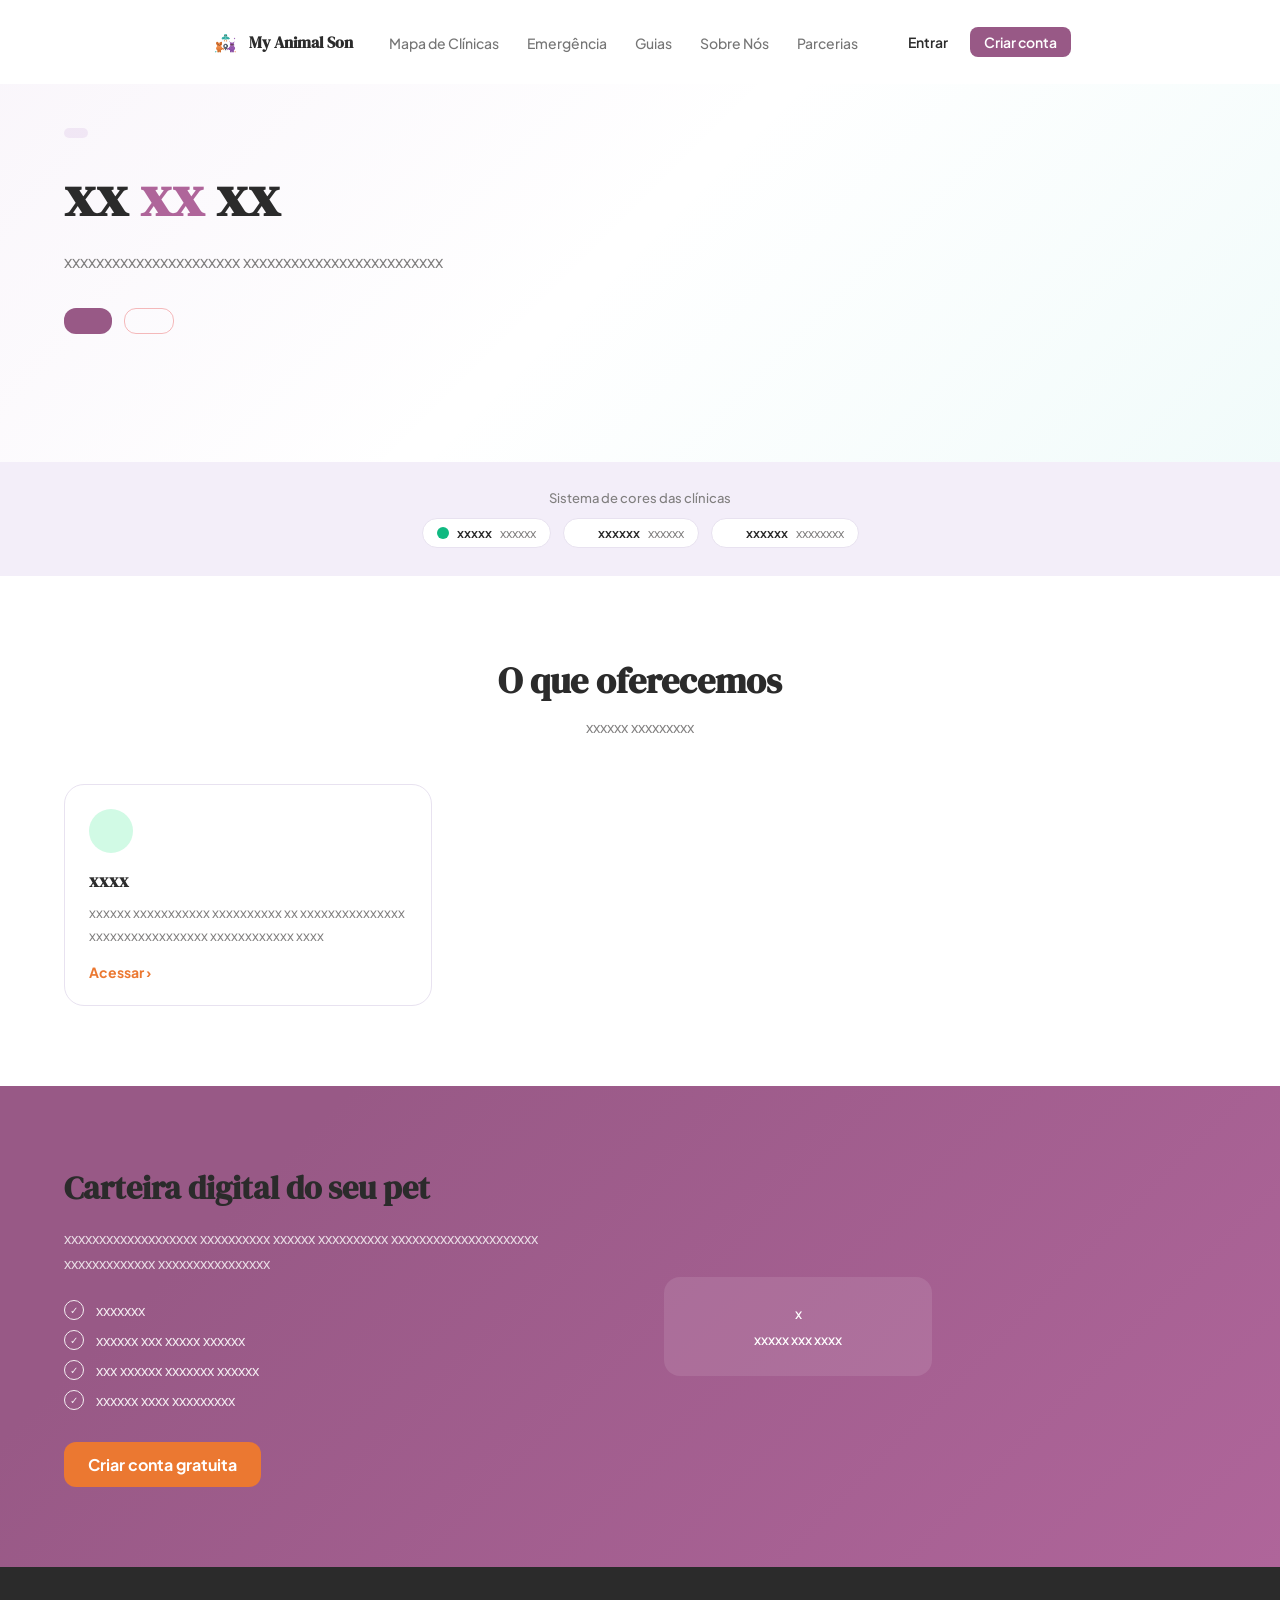
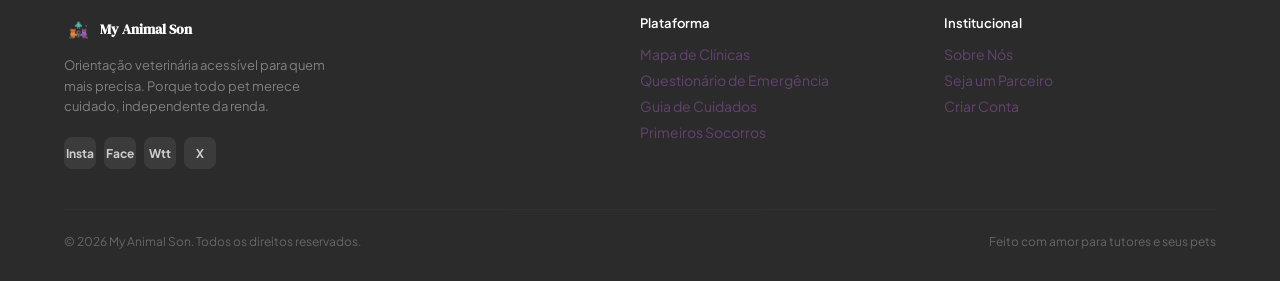
<file: index.html>
<!DOCTYPE html>
<html lang="pt-br">
<head>
    <meta charset="UTF-8">
    <meta name="viewport" content="width=device-width, initial-scale=1.0">
    <title>My Animal Son</title>
    <link rel="stylesheet" href="index.css">
    <link rel="icon" type="image" href="logotipo.png">
</head>
<body>
    <nav id="navbar">
        <div class="nav-logo">
            <a href="index.html" class="logo">
                <img src="logotipo.png" alt="Logo" id="logonav">
                <span>My Animal Son</span>
            </a>

            <ul id="navmenu">
                <li><a href="mapaclinica.html">Mapa de Clínicas</a></li>
                <li><a href="emergencia.html">Emergência</a></li>
                <li><a href="guias.html">Guias</a></li>
                <li><a href="sobre.html">Sobre Nós</a></li>
                <li><a href="parceiro.html">Parcerias</a></li>
            </ul>

            <div class="btnentradas">
                <a href="login.html" class="btn-login">Entrar</a>
                <a href="criarconta.html" class="btn-criar">Criar conta</a>
            </div>

            <button id="btnmenu" aria-label="Menu">&#9776;</button>
        </div>

          <!--separações divas para a gnt se achar - parte do menu de mobile-->
        <div id="menuMobile">
            <a href="mapaclinica.html">Mapa de Clínicas</a>
            <a href="emergencia.html">Emergência</a>
            <a href="guias.html">Guias</a>
            <a href="sobre.html">Sobre Nós</a>
            <a href="parceiro.html">Parcerias</a>
            <hr>
            <a href="login.html">Entrar</a>
            <a href="criarconta.html" class="btn-nav">Criar conta</a>
        </div>
    </nav>

        <!---------------------------separações divas para a gnt se achar - parte principal de cima------------------------------------>

    <section id="hero">
        <div class="container">
            <span class="badge-hero"></span>

            <h1>xx <em>xx</em> xx</h1>

            <p class="subtitulo">
                xxxxxxxxxxxxxxxxxxxxxx
                xxxxxxxxxxxxxxxxxxxxxxxxx
            </p>

            <div class="botoes-hero">
                <a href="mapaclinica.html" class="btn-1"></a>
                <a href="emergencia.html" class="btn-emergencia"></a>
            </div>
        </div>
    </section>

    <!------------------separações divas para a gnt se achar - rotas de cores(gratuito 24grs, baixo custo)------------------------->

    <section id="rota">
        <p>Sistema de cores das clínicas</p>
        <div class="rota-lista">
            <div class="rota-item">
                <span class="lot verde"></span>
                <strong>xxxxx</strong>
                <span>xxxxxx</span>
            </div>
            <div class="rota-item">
                <span class="lot amarelo"></span>
                <strong>xxxxxx</strong>
                <span>xxxxxx</span>
            </div>
            <div class="rota-item">
                <span class="lot azul"></span>
                <strong>xxxxxx</strong>
                <span>xxxxxxxx</span>
            </div>
        </div>
    </section>

    <!----------------------------------separações divas para a gnt se achar - oq oferecemos --------------------------------------->

    <section id="funcionalidades">
        <div class="container">
            <h2>O que oferecemos</h2>
            <p class="secaodesub">xxxxxx xxxxxxxxx</p>

            <div class="cards-grid">

                <a href="guias.html" class="card-funcio">
                    <div class="card-icone verde-bg"></div>
                    <h3>xxxx</h3>
                    <p>xxxxxx xxxxxxxxxxx xxxxxxxxxx xx xxxxxxxxxxxxxxx xxxxxxxxxxxxxxxxx xxxxxxxxxxxx xxxx</p>
                    <span class="card-link">Acessar &rsaquo;</span>
                </a>

            </div>
        </div>
    </section>

    <!------------------------------separações divas para a gnt se achar - parte da carteira digital--------------------------------->

    <section id="carteira">
        <div class="container">
            <div class="carteira-grid">

                <div class="carteira-texto">
                    <h2>Carteira digital do seu pet</h2>
                    <p>xxxxxxxxxxxxxxxxxxx xxxxxxxxxx xxxxxx xxxxxxxxxx xxxxxxxxxxxxxxxxxxxxx xxxxxxxxxxxxx xxxxxxxxxxxxxxxx </p>

                    <ul>
                        <li>xxxxxxx</li>
                        <li>xxxxxx xxx xxxxx xxxxxx</li>
                        <li>xxx xxxxxx xxxxxxx xxxxxx</li>
                        <li>xxxxxx xxxx xxxxxxxxx</li>
                    </ul>

                    <a href="criarconta.html" class="btn-cadastro">Criar conta gratuita</a>
                </div>

                <div class="carteira-boxes">
                    <div class="carteira-box">x<br>xxxxx xxx xxxx</div>
                </div>

            </div>
        </div>
    </section>

    <!--------------------------------separações divas para a gnt se achar - o rodape---------------------------------------------->

    <footer id="rodape">
        <div class="container">
            <div class="rodape-grid">

                <div class="rodape-marca">
                    <div class="logo-rodape">
                        <img src="logotipo.png" alt="Logo">
                        <span>My Animal Son</span>
                    </div>
                    <p>Orientação veterinária acessível para quem mais precisa. Porque todo pet merece cuidado, independente da renda.</p>
                    <div class="redes-sociais">
                        <!--precisa colocar as fotinhas depois-->
                        <a href="#" aria-label="Instagram">Insta</a>
                        <a href="#" aria-label="Facebook">Face</a>
                        <a href="#" aria-label="WhatsApp">Wtt</a>
                        <a href="#" aria-label="Twitter">X</a>
                    </div>
                </div>

                <div class="rodape-col">
                    <h4>Plataforma</h4>
                    <a href="mapaclinica.html">Mapa de Clínicas</a>
                    <a href="emergencia.html">Questionário de Emergência</a>
                    <a href="guias.html">Guia de Cuidados</a>
                    <a href="guias.html">Primeiros Socorros</a>
                </div>

                <div class="rodape-col">
                    <h4>Institucional</h4>
                    <a href="sobre.html">Sobre Nós</a>
                    <a href="parceiro.html">Seja um Parceiro</a>
                    <a href="criarconta.html">Criar Conta</a>
                </div>

            </div>

            <div class="rodape-direito">
                <span>© 2026 My Animal Son. Todos os direitos reservados.</span>
                <span>Feito com amor para tutores e seus pets</span>
            </div>
        </div>
    </footer>

    <script src="aprendendo.js"></script>
</body>
</html>
</file>
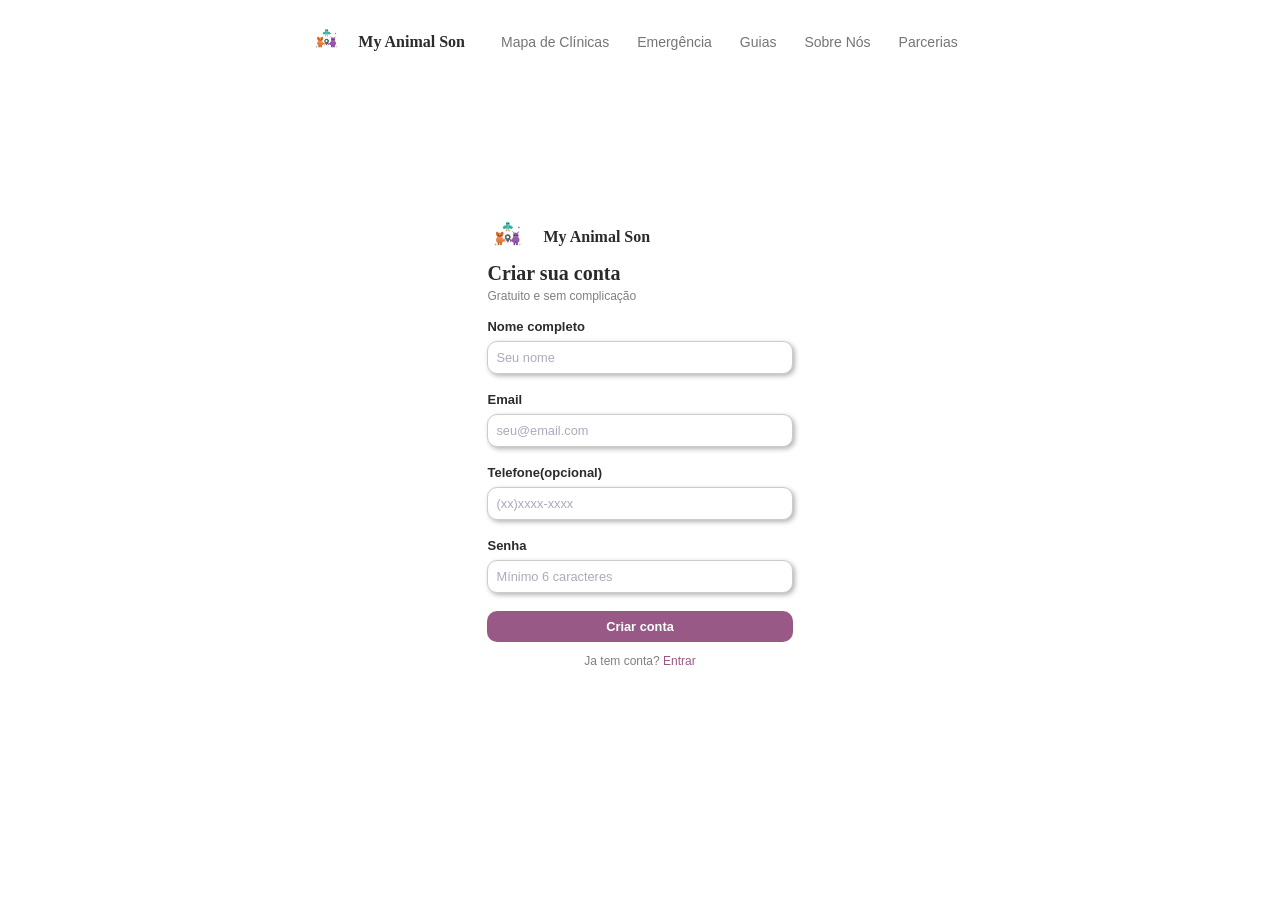
<file: criarconta.html>
<!DOCTYPE html>
<html lang="en">
<head>
    <meta charset="UTF-8">
    <meta name="viewport" content="width=device-width, initial-scale=1.0">
    <title>Crie sua Conta</title>
    <link rel="stylesheet" href="criarconta.css">

</head>
<body>
    <nav id="navbar">
        <div class="nav-logo">
            <a href="index.html" class="logo">
                <img src="logotipo.png" alt="Logo" id="logonav">
                <span>My Animal Son</span>
            </a>

            <ul id="navmenu">
                <li><a href="mapaclinica.html">Mapa de Clínicas</a></li>
                <li><a href="emergencia.html">Emergência</a></li>
                <li><a href="guias.html">Guias</a></li>
                <li><a href="sobre.html">Sobre Nós</a></li>
                <li><a href="parceiro.html">Parcerias</a></li>
            </ul>


            <button id="btnmenu" aria-label="Menu">&#9776;</button>
        </div>

          <!--separações divas para a gnt se achar - parte do menu de mobile-->
        <div id="menuMobile">
            <a href="mapaclinica.html">Mapa de Clínicas</a>
            <a href="emergencia.html">Emergência</a>
            <a href="guias.html">Guias</a>
            <a href="sobre.html">Sobre Nós</a>
            <a href="parceiro.html">Parcerias</a>
            <hr>
            <a href="login.html">Entrar</a>
            <a href="criarconta.html" class="btn-nav">Criar conta</a>
        </div>
    </nav>




    <div class="form">
        <div class="logo">
        <img src="logotipo.png" id="logo"><h2>My Animal Son</h2>
        </div>

        <h1>Criar sua conta</h1>
        <p>Gratuito e sem complicação</p>

        <form action="#" method="post">
            <div>
                <label for="nome">Nome completo</label>
                <input type="text" id="nome" name="nome" placeholder="Seu nome" required>
            </div>
            <div>
                <label for="email">Email</label>
                <input type="email" id="email" name="email" placeholder="seu@email.com" required>
            </div>
            <div>
                <label for="tel">Telefone(opcional)</label>
                <input type="tel" id="tel" name="telefone" placeholder="(xx)xxxx-xxxx">
            </div>
            <div>
                <label for="senha">Senha</label>
                <input type="password" id="senha" name="senha" min="6" placeholder="Mínimo 6 caracteres" required>
            </div>
            <div>
                <button type="submit">Criar conta</button>
            </div>
            <div class="linkentrar">
            <p>Ja tem conta? <a href="login.html">Entrar</a></p>
            </div>
        </form>
        </div>
</body>
</html>
</file>
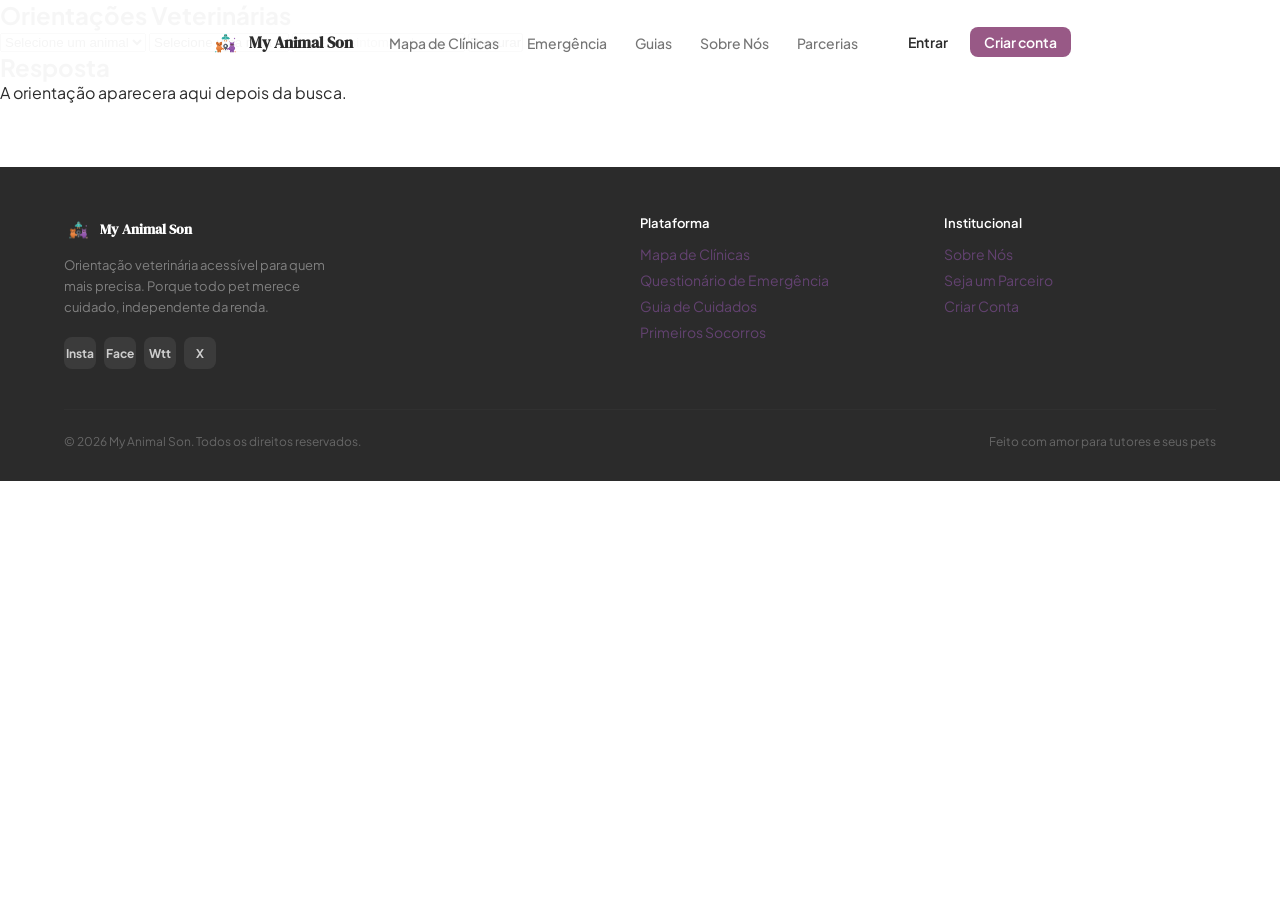
<file: emergencia.html>
<!DOCTYPE html>
<html lang="pt-br">
<head>
    <meta charset="UTF-8">
    <meta name="viewport" content="width=device-width, initial-scale=1.0">
    <title>My Animal Son</title>
    <link rel="stylesheet" href="emergencia.css">
    <link rel="icon" type="image" href="logotipo.png">
</head>
<body>
    <nav id="navbar">
        <div class="nav-logo">
            <a href="index.html" class="logo">
                <img src="logotipo.png" alt="Logo" id="logonav">
                <span>My Animal Son</span>
            </a>

            <ul id="navmenu">
                <li><a href="mapaclinica.html">Mapa de Clínicas</a></li>
                <li><a href="emergencia.html">Emergência</a></li>
                <li><a href="guias.html">Guias</a></li>
                <li><a href="sobre.html">Sobre Nós</a></li>
                <li><a href="parceiro.html">Parcerias</a></li>
            </ul>

            <div class="btnentradas">
                <a href="login.html" class="btn-login">Entrar</a>
                <a href="criarconta.html" class="btn-criar">Criar conta</a>
            </div>

            <button id="btnmenu" aria-label="Menu">&#9776;</button>
        </div>

          <!--separações divas para a gnt se achar - parte do menu de mobile-->
        <div id="menuMobile">
            <a href="mapaclinica.html">Mapa de Clínicas</a>
            <a href="emergencia.html">Emergência</a>
            <a href="guias.html">Guias</a>
            <a href="sobre.html">Sobre Nós</a>
            <a href="parceiro.html">Parcerias</a>
            <hr>
            <a href="login.html">Entrar</a>
            <a href="criarconta.html" class="btn-nav">Criar conta</a>
        </div>
    </nav>


    <section class="orientacoes" id="orientacoes">
            <div class="orientacoes-conteudo">
            <form>
                <h2>Orientações Veterinárias</h2>
                <select name="animais">
                    <option value="">Selecione um animal</option>
                    <option value="cachorro">Cachorro</option>
                    <option value="gato">Gato</option>
                    <option value="outro">Outro</option>
                </select>
                <select name="raça">
                    <option value="">Selecione uma raça</option>
                    <option value="pastor-alemão">Pastor Alemão</option>
                    <option value="labrador">Labrador</option>
                    <option value="siames">Siamês</option>
                    <option value="vira-lata">Vira-Lata</option>
                </select>
                <input type="search" name="sintomas" placeholder="Digite os sintomas do seu pet">
                <button type="submit">Procurar</button>
            </form>

            <div class="resposta-orientacao">
                <h2>Resposta</h2>
                <p>A orientação aparecera aqui depois da busca.</p>
            </div>
            </div>
        </section>

    <!--separações divas para a gnt se achar - o rodape-->

     <footer id="rodape">
        <div class="container">
            <div class="rodape-grid">

                <div class="rodape-marca">
                    <div class="logo-rodape">
                        <img src="logotipo.png" alt="Logo">
                        <span>My Animal Son</span>
                    </div>
                    <p>Orientação veterinária acessível para quem mais precisa. Porque todo pet merece cuidado, independente da renda.</p>
                    <div class="redes-sociais">
                        <!--precisa colocar as fotinhas depois-->
                        <a href="#" aria-label="Instagram">Insta</a>
                        <a href="#" aria-label="Facebook">Face</a>
                        <a href="#" aria-label="WhatsApp">Wtt</a>
                        <a href="#" aria-label="Twitter">X</a>
                    </div>
                </div>

                <div class="rodape-col">
                    <h4>Plataforma</h4>
                    <a href="mapaclinica.html">Mapa de Clínicas</a>
                    <a href="emergencia.html">Questionário de Emergência</a>
                    <a href="guias.html">Guia de Cuidados</a>
                    <a href="guias.html">Primeiros Socorros</a>
                </div>

                <div class="rodape-col">
                    <h4>Institucional</h4>
                    <a href="sobre.html">Sobre Nós</a>
                    <a href="parceiro.html">Seja um Parceiro</a>
                    <a href="criarconta.html">Criar Conta</a>
                </div>

            </div>

            <div class="rodape-direito">
                <span>© 2026 My Animal Son. Todos os direitos reservados.</span>
                <span>Feito com amor para tutores e seus pets</span>
            </div>
        </div>
    </footer>

</body>
</html>
</file>
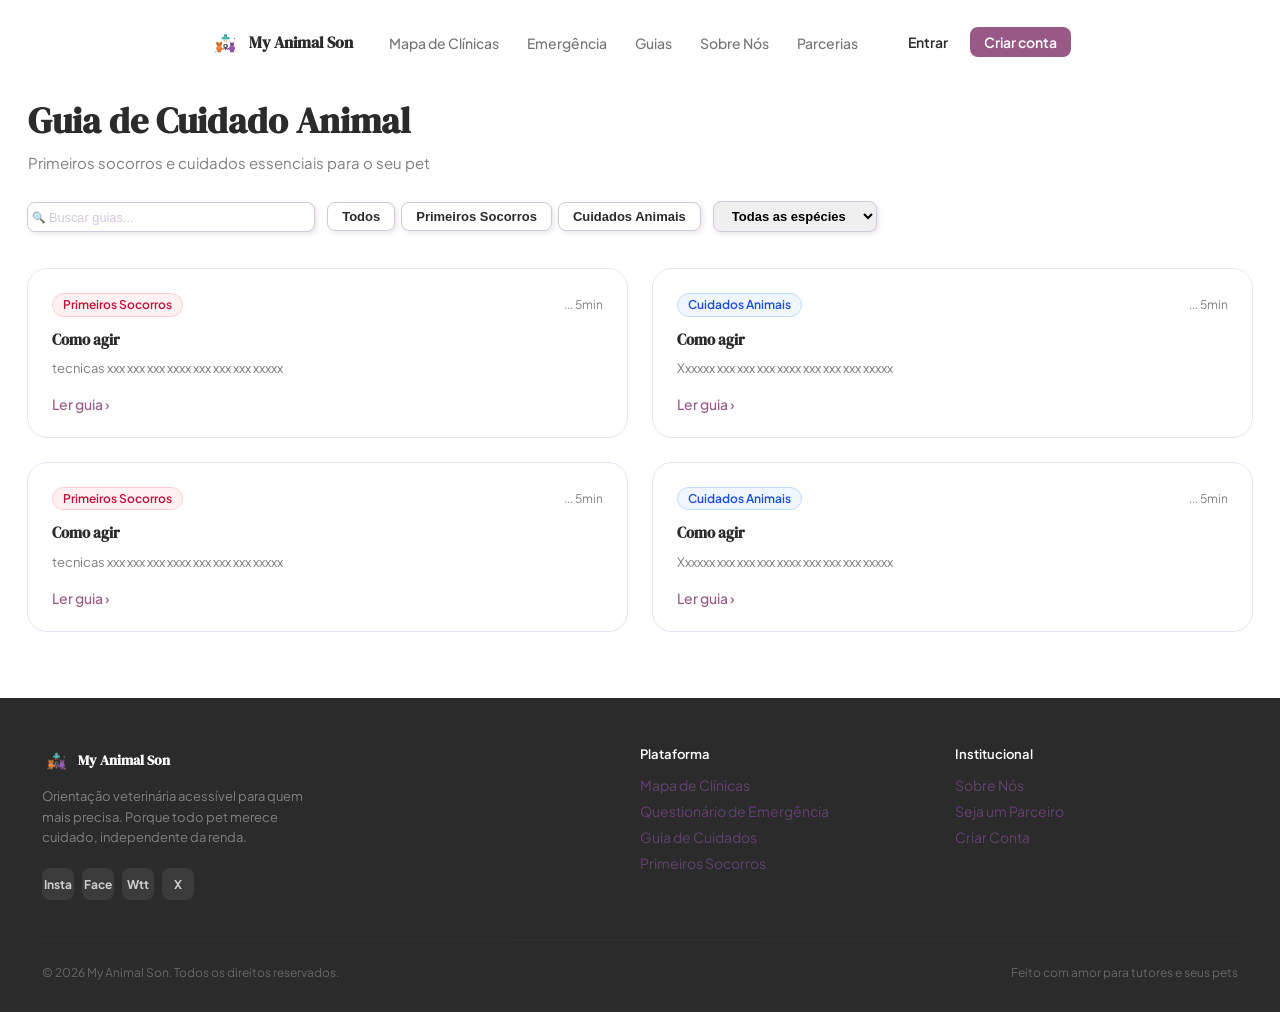
<file: guias.html>
<!DOCTYPE html>
<html lang="pt-br">
<head>
    <meta charset="UTF-8">
    <meta name="viewport" content="width=device-width, initial-scale=1.0">
    <title>Guias</title>
    <link rel="stylesheet" href="guias.css">
    <link rel="icon" type="image" href="logotipo.png">
</head>
<body>
    <nav id="navbar">
        <div class="nav-logo">
            <a href="index.html" class="logo">
                <img src="logotipo.png" alt="Logo" id="logonav">
                <span>My Animal Son</span>
            </a>

            <ul id="navmenu">
                <li><a href="mapaclinica.html">Mapa de Clínicas</a></li>
                <li><a href="emergencia.html">Emergência</a></li>
                <li><a href="guias.html">Guias</a></li>
                <li><a href="sobre.html">Sobre Nós</a></li>
                <li><a href="parceiro.html">Parcerias</a></li>
            </ul>

            <div class="btnentradas">
                <a href="login.html" class="btn-login">Entrar</a>
                <a href="criarconta.html" class="btn-criar">Criar conta</a>
            </div>

            <button id="btnmenu" aria-label="Menu">&#9776;</button>
        </div>

          <!--separações divas para a gnt se achar - parte do menu de mobile-->
        <div id="menuMobile">
            <a href="mapaclinica.html">Mapa de Clínicas</a>
            <a href="emergencia.html">Emergência</a>
            <a href="guias.html">Guias</a>
            <a href="sobre.html">Sobre Nós</a>
            <a href="parceiro.html">Parcerias</a>
            <hr>
            <a href="login.html">Entrar</a>
            <a href="criarconta.html" class="btn-nav">Criar conta</a>
        </div>
    </nav>

<!------------------------- separações divas para a gnt se achar - parte de cima ----------------------------------------------->


    <main class="conteudo">
        
            <div class="cabecalho">
                <h1>Guia de Cuidado Animal</h1>
                <p>Primeiros socorros e cuidados essenciais para o seu pet</p>
            </div>
        

<!----------------------------------- separações divas para a gnt se achar - filtros ------------------------------------------->


            <div id="filtros">
                <div class="busca">
                    <span class="iconebusca">&#128269;</span>
                    <input type="text" id="busca" placeholder="Buscar guias..." oninput="filtrar()">
                </div>
                <div id="botoes-categoria">
                    <button class="btn-cat ativo" data-cat="todos" onclick="trocarCategoria(this)">Todos</button>
                    <button class="btn-cat ativo" data-cat="primeiros-socorros" onclick="trocarCategoria(this)">Primeiros Socorros</button>
                    <button class="btn-cat ativo" data-cat="cuidados-animais" onclick="trocarCategoria(this)">Cuidados Animais</button>

                </div>
                <select id="especie" onchange="filtrar()">
                    <option value="">Todas as espécies</option>
                    <option value="cachorro">Cachorro</option>
                    <option value="gato">Gato</option>
                    <option value="passaro">Pássaro</option>
                    <option value="coelho">Coelho</option>
                </select>
            </div>


<!------------------------------------ separações divas para a gnt se achar - grid de guias --------------------------------------->


            <div id="gridguias">
                <a  href="../projeto.MAS/guias/exemploguia.html" class="card-guia" data-cat="primeiros-socorros" data-esp="cachorro gato">
                    <div class="card-topo">
                        <span class="tag tag-socorro">Primeiros Socorros</span>
                        <span class="tempo">... 5min</span>
                    </div>
                    <h3>Como agir</h3>
                    <p>tecnicas xxx xxx xxx xxxx xxx xxx xxx xxxxx</p>
                    <span class="link-guia">Ler guia &rsaquo;</span>
                </a>


                <a  href="#" class="card-guia" data-cat="cuidados-animais" data-esp="cachorro gato">
                    <div class="card-topo">
                        <span class="tag tag-cuidado">Cuidados Animais</span>
                        <span class="tempo">... 5min</span>
                    </div>
                    <h3>Como agir</h3>
                    <p>Xxxxxx xxx xxx xxx xxxx xxx xxx xxx xxxxx</p>
                    <span class="link-guia">Ler guia &rsaquo;</span>
                </a>

                <a  href="../projeto.MAS/guias/exemploguia.html" class="card-guia" data-cat="primeiros-socorros" data-esp="cachorro gato">
                    <div class="card-topo">
                        <span class="tag tag-socorro">Primeiros Socorros</span>
                        <span class="tempo">... 5min</span>
                    </div>
                    <h3>Como agir</h3>
                    <p>tecnicas xxx xxx xxx xxxx xxx xxx xxx xxxxx</p>
                    <span class="link-guia">Ler guia &rsaquo;</span>
                </a>

                <a  href="#" class="card-guia" data-cat="cuidados-animais" data-esp="cachorro gato">
                    <div class="card-topo">
                        <span class="tag tag-cuidado">Cuidados Animais</span>
                        <span class="tempo">... 5min</span>
                    </div>
                    <h3>Como agir</h3>
                    <p>Xxxxxx xxx xxx xxx xxxx xxx xxx xxx xxxxx</p>
                    <span class="link-guia">Ler guia &rsaquo;</span>
                </a>
                                
            </div>         
    </main>

<!------------------------separações divas para a gnt se achar - o rodape--------------------------------------------------------->


     <footer id="rodape">
        <div class="container">
            <div class="rodape-grid">

                <div class="rodape-marca">
                    <div class="logo-rodape">
                        <img src="logotipo.png" alt="Logo">
                        <span>My Animal Son</span>
                    </div>
                    <p>Orientação veterinária acessível para quem mais precisa. Porque todo pet merece cuidado, independente da renda.</p>
                    <div class="redes-sociais">
                        <!--precisa colocar as fotinhas depois-->
                        <a href="#" aria-label="Instagram">Insta</a>
                        <a href="#" aria-label="Facebook">Face</a>
                        <a href="#" aria-label="WhatsApp">Wtt</a>
                        <a href="#" aria-label="Twitter">X</a>
                    </div>
                </div>

                <div class="rodape-col">
                    <h4>Plataforma</h4>
                    <a href="mapaclinica.html">Mapa de Clínicas</a>
                    <a href="emergencia.html">Questionário de Emergência</a>
                    <a href="guias.html">Guia de Cuidados</a>
                    <a href="guias.html">Primeiros Socorros</a>
                </div>

                <div class="rodape-col">
                    <h4>Institucional</h4>
                    <a href="sobre.html">Sobre Nós</a>
                    <a href="parceiro.html">Seja um Parceiro</a>
                    <a href="criarconta.html">Criar Conta</a>
                </div>

            </div>

            <div class="rodape-direito">
                <span>© 2026 My Animal Son. Todos os direitos reservados.</span>
                <span>Feito com amor para tutores e seus pets</span>
            </div>
        </div>
    </footer>
</body>
</html>
</file>
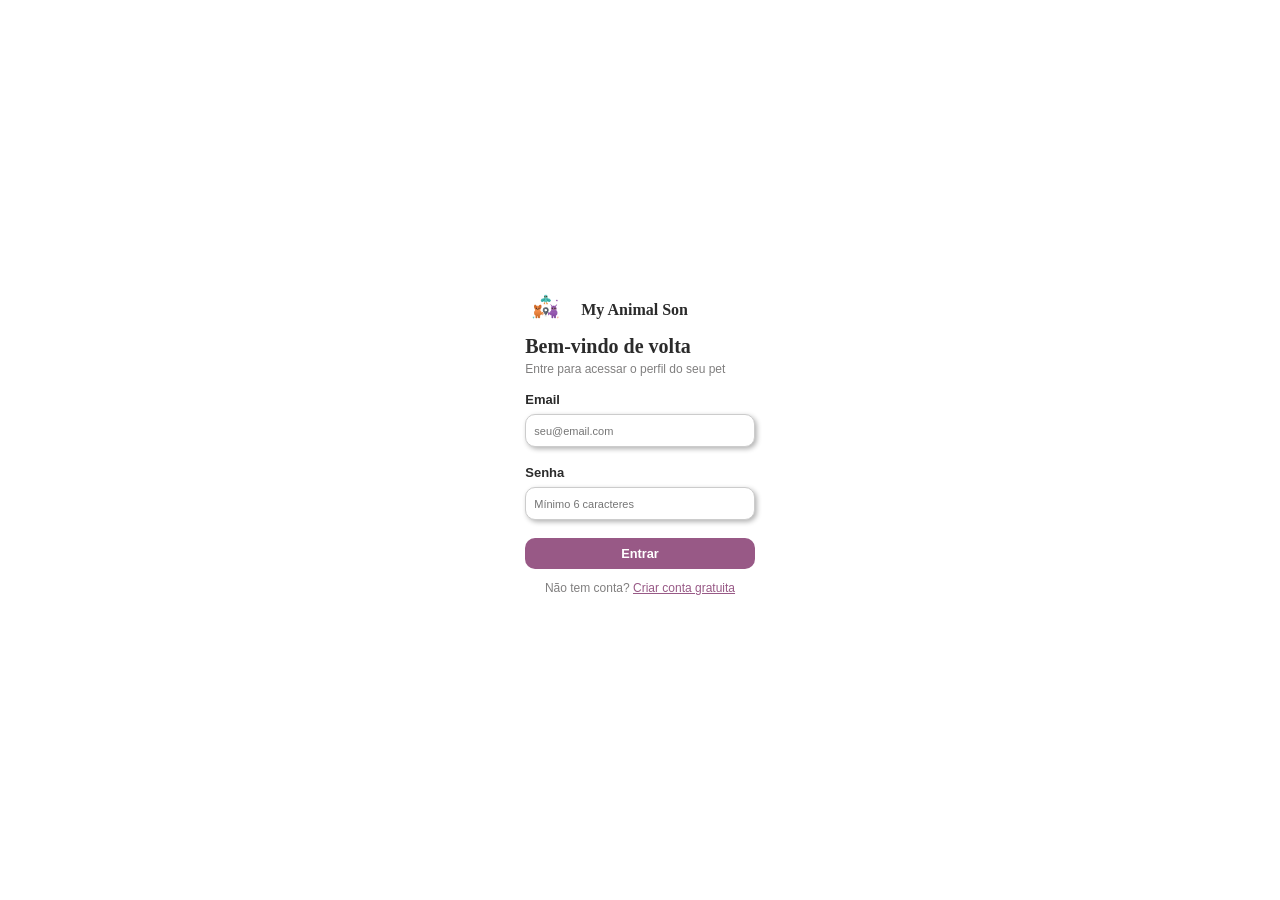
<file: login.html>
<!DOCTYPE html>
<html lang="en">
<head>
    <meta charset="UTF-8">
    <meta name="viewport" content="width=device-width, initial-scale=1.0">
    <title>Login</title>
    <link rel="stylesheet" href="login.css">
</head>
<body>
    <div class="form">
        <div class="logo">
        <img src="logotipo.png" id="logo"><h2>My Animal Son</h2>
        </div>

        <h1>Bem-vindo de volta</h1>
        <p>Entre para acessar o perfil do seu pet</p>

        <form action="#" method="post">
            <div>
                <label for="email">Email</label>
                <input type="email" id="email" name="email" placeholder="seu@email.com" required>
            </div>
            <div>
                <label for="senha">Senha</label>
                <input type="password" id="senha" name="senha" min="6" placeholder="Mínimo 6 caracteres" required>
            </div>
            <div>
                <button type="submit">Entrar</button>
            </div>
            <div class="link">
            <p>Não tem conta? <a href="criarconta.html">Criar conta gratuita</a></p>
            </div>
        </form>
            
</body>
</html>
</file>
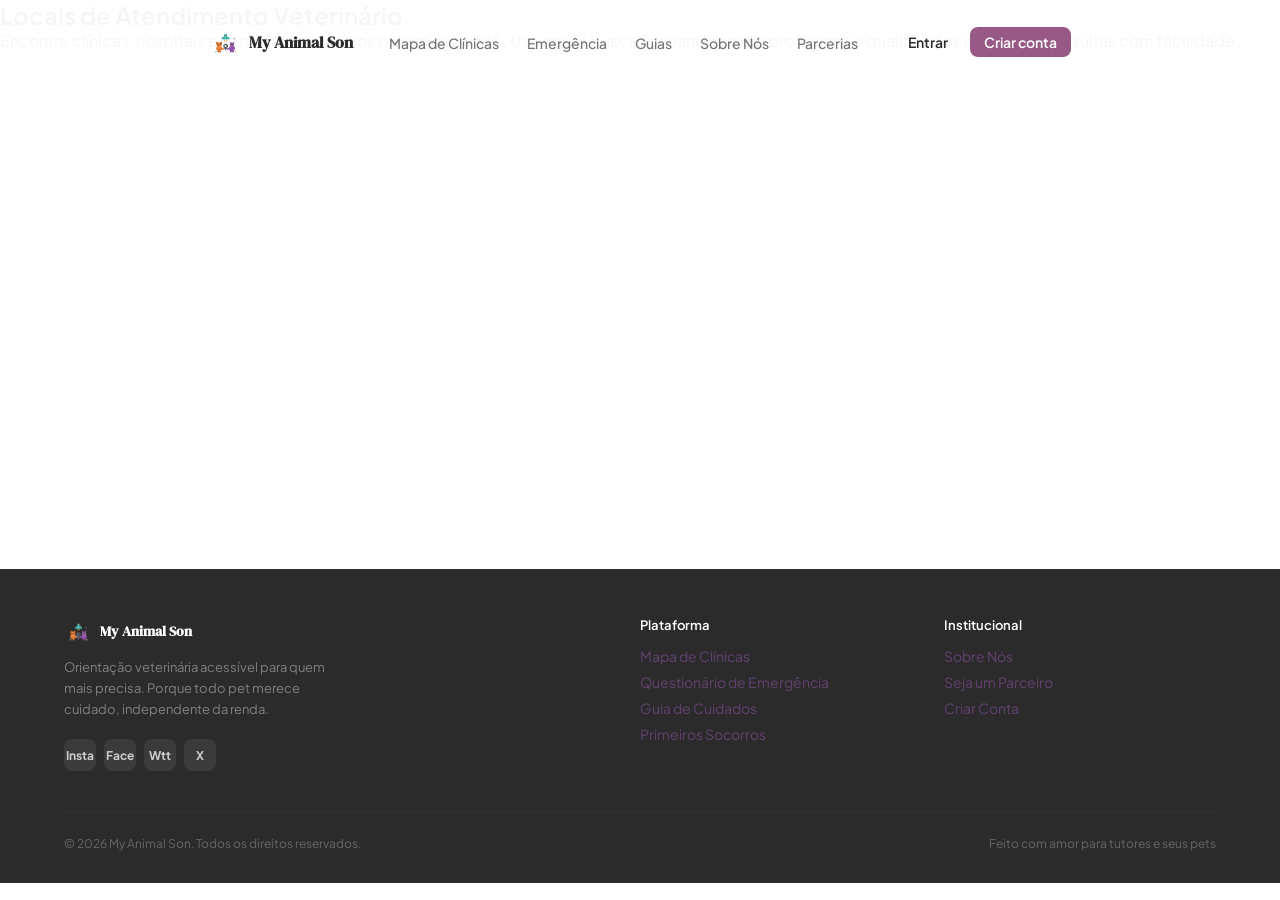
<file: mapaclinica.html>
<!DOCTYPE html>
<html lang="pt-br">
<head>
    <meta charset="UTF-8">
    <meta name="viewport" content="width=device-width, initial-scale=1.0">
    <title>My Animal Son</title>
    <link rel="stylesheet" href="mapaclinica.css">
    <link rel="icon" type="image" href="logotipo.png">
</head>
<body>
    <nav id="navbar">
        <div class="nav-logo">
            <a href="index.html" class="logo">
                <img src="logotipo.png" alt="Logo" id="logonav">
                <span>My Animal Son</span>
            </a>

            <ul id="navmenu">
                <li><a href="mapaclinica.html">Mapa de Clínicas</a></li>
                <li><a href="emergencia.html">Emergência</a></li>
                <li><a href="guias.html">Guias</a></li>
                <li><a href="sobre.html">Sobre Nós</a></li>
                <li><a href="parceiro.html">Parcerias</a></li>
            </ul>

            <div class="btnentradas">
                <a href="login.html" class="btn-login">Entrar</a>
                <a href="criarconta.html" class="btn-criar">Criar conta</a>
            </div>

            <button id="btnmenu" aria-label="Menu">&#9776;</button>
        </div>

          <!--separações divas para a gnt se achar - parte do menu de mobile-->
        <div id="menuMobile">
            <a href="mapaclinica.html">Mapa de Clínicas</a>
            <a href="emergencia.html">Emergência</a>
            <a href="guias.html">Guias</a>
            <a href="sobre.html">Sobre Nós</a>
            <a href="parceiro.html">Parcerias</a>
            <hr>
            <a href="login.html">Entrar</a>
            <a href="criarconta.html" class="btn-nav">Criar conta</a>
        </div>
    </nav>

    <section class="locais" id="locais">
            <h2>Locais de Atendimento Veterinário</h2>
            <p>Encontre clínicas, hospitais e serviços veterinários próximos a você. Use nosso buscador para localizar profissionais qualificados e agendar consultas com facilidade.</p>
            
            <iframe src="https://www.google.com/maps/embed?pb=!1m18!1m12!1m3!1d3675.949831064981!2d-43.4682592!3d-22.878311599999996!2m3!1f0!2f0!3f0!3m2!1i1024!2i768!4f13.1!3m3!1m2!1s0x9bdfed5d38be57%3A0xd9e74e7c33a9e214!2sUniversidade%20Unisuam!5e0!3m2!1spt-BR!2sbr!4v1778852771147!5m2!1spt-BR!2sbr" width="600" height="450" style="border:0;" allowfullscreen="" loading="lazy" referrerpolicy="no-referrer-when-downgrade"></iframe>
        </section>

    <!--separações divas para a gnt se achar - o rodape-->

     <footer id="rodape">
        <div class="container">
            <div class="rodape-grid">

                <div class="rodape-marca">
                    <div class="logo-rodape">
                        <img src="logotipo.png" alt="Logo">
                        <span>My Animal Son</span>
                    </div>
                    <p>Orientação veterinária acessível para quem mais precisa. Porque todo pet merece cuidado, independente da renda.</p>
                    <div class="redes-sociais">
                        <!--precisa colocar as fotinhas depois-->
                        <a href="#" aria-label="Instagram">Insta</a>
                        <a href="#" aria-label="Facebook">Face</a>
                        <a href="#" aria-label="WhatsApp">Wtt</a>
                        <a href="#" aria-label="Twitter">X</a>
                    </div>
                </div>

                <div class="rodape-col">
                    <h4>Plataforma</h4>
                    <a href="mapaclinicas.html">Mapa de Clínicas</a>
                    <a href="emergencia.html">Questionário de Emergência</a>
                    <a href="guias.html">Guia de Cuidados</a>
                    <a href="guias.html">Primeiros Socorros</a>
                </div>

                <div class="rodape-col">
                    <h4>Institucional</h4>
                    <a href="sobre.html">Sobre Nós</a>
                    <a href="parcerio.html">Seja um Parceiro</a>
                    <a href="criarconta.html">Criar Conta</a>
                </div>

            </div>

            <div class="rodape-direito">
                <span>© 2026 My Animal Son. Todos os direitos reservados.</span>
                <span>Feito com amor para tutores e seus pets</span>
            </div>
        </div>
    </footer>
</body>
</html>
</file>
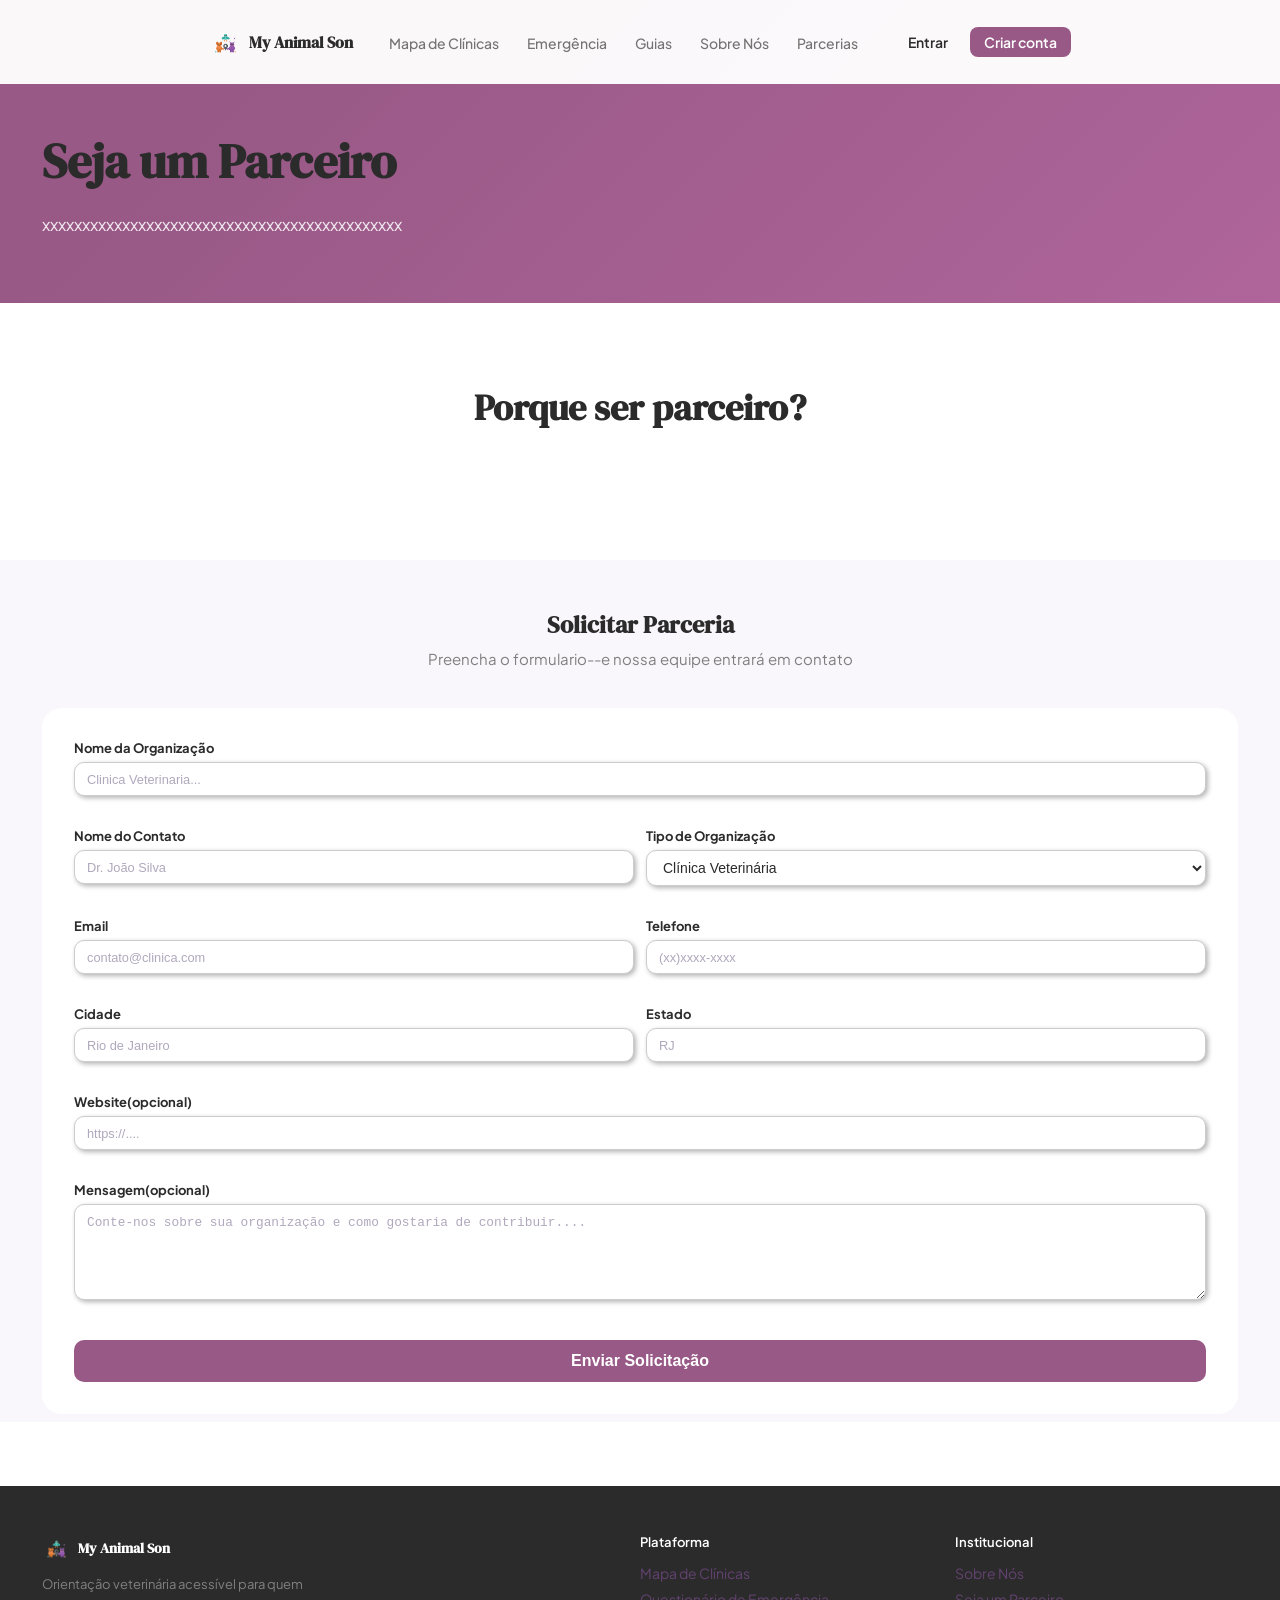
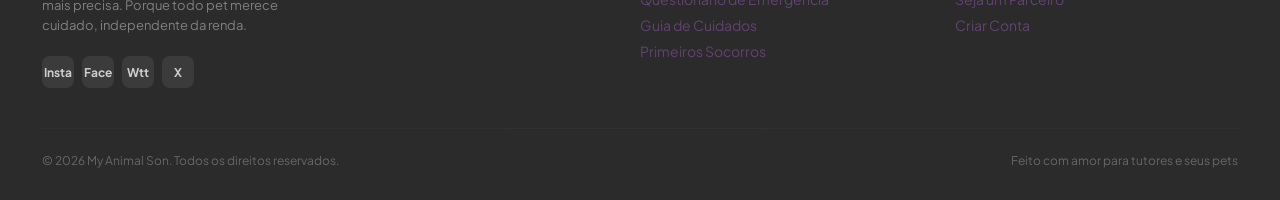
<file: parceiro.html>
<!DOCTYPE html>
<html lang="pt-br">
<head>
    <meta charset="UTF-8">
    <meta name="viewport" content="width=device-width, initial-scale=1.0">
    <title>My Animal Son</title>
    <link rel="stylesheet" href="parceiro.css">
    <link rel="icon" type="image" href="logotipo.png">
</head>
<body>
    <nav id="navbar">
        <div class="nav-logo">
            <a href="index.html" class="logo">
                <img src="logotipo.png" alt="Logo" id="logonav">
                <span>My Animal Son</span>
            </a>

            <ul id="navmenu">
                <li><a href="mapaclinica.html">Mapa de Clínicas</a></li>
                <li><a href="emergencia.html">Emergência</a></li>
                <li><a href="guias.html">Guias</a></li>
                <li><a href="sobre.html">Sobre Nós</a></li>
                <li><a href="parceiro.html">Parcerias</a></li>
            </ul>

            <div class="btnentradas">
                <a href="login.html" class="btn-login">Entrar</a>
                <a href="criarconta.html" class="btn-criar">Criar conta</a>
            </div>

            <button id="btnmenu" aria-label="Menu">&#9776;</button>
        </div>

          <!--separações divas para a gnt se achar - parte do menu de mobile-->
        <div id="menuMobile">
            <a href="mapaclinica.html">Mapa de Clínicas</a>
            <a href="emergencia.html">Emergência</a>
            <a href="guias.html">Guias</a>
            <a href="sobre.html">Sobre Nós</a>
            <a href="parceiro.html">Parcerias</a>
            <hr>
            <a href="login.html">Entrar</a>
            <a href="criarconta.html" class="btn-nav">Criar conta</a>
        </div>
    </nav>

    <!--separações divas para a gnt se achar - partede cima roxo-->
    <section id="cimaroxo">
        <div class="container">
            <h1>Seja um Parceiro</h1>
            <p>xxxxxxxxxxxxxxxxxxxxxxxxxxxxxxxxxxxxxxxxxxxxx</p>
        </div>
    </section>

    <!--separações divas para a gnt se achar - beneficios-->

    <section id="beneficios">
        <div class="container">
            <h2>Porque ser parceiro?</h2>
        </div>
        <div class="beneficio-card">

        </div>
    </section>
    <!--separações divas para a gnt se achar - formulario-->
    <section id="secaoform">
        <div class="container">
            <h2>Solicitar Parceria</h2>
            <p class="sub">Preencha o formulario--e nossa equipe entrará em contato</p>

            <div id="formaa" class="caixaform">
                <form id="formparceiro" action="#" method="post" novalidate>
                    <div>
                       <label for="organome">Nome da Organização</label>
                        <input type="text" id="organome" name="organizaçaonome" placeholder="Clinica Veterinaria..." required>
                    </div>
                    <div class="linhadupla">
                        <div>
                            <label for="contato">Nome do Contato</label>
                            <input type="text" id="contato" name="contato" placeholder="Dr. João Silva" required>
                        </div>
                        <div>
                            <label for="tipoorg">Tipo de Organização</label>
                            <select id="tipoorg" name="tipo" required>
                                <option value="clinica">Clínica Veterinária</option>
                                <option value="hospital">Hospital Veterinário</option>
                                <option value="ong">Ong / Associação</option>
                                <option value="petshop">Petshop</option>
                                <option value="patrocinador">Patrocinador</option>
                                <option value="outro">Outro</option>
                            </select>
                        </div>
                    </div>
                    <div class="linhadupla">
                        <div>
                            <label for="email org">Email</label>
                            <input type="email" id="emailorg" name="email"placeholder="contato@clinica.com" required>
                        </div>
                        <div>
                            <label for="telorg">Telefone</label>
                            <input type="tel" id="telorg" name="telefone" placeholder="(xx)xxxx-xxxx" required>
                        </div>
                    </div>
                    <div class="linhadupla">
                        <div>
                            <label for="cidade">Cidade</label>
                            <input type="text" id="cidade" name="cidade" placeholder="Rio de Janeiro">
                        </div>
                        <div>
                            <label for="estado">Estado</label>
                            <input type="text" id="estado" name="estado" placeholder="RJ" maxlength="2">
                        </div>
                    </div>
                    <div>
                        <label for="website">Website(opcional)</label>
                        <input type="url" id="website" name="website" placeholder="https://....">
                    </div>
                    <div>
                        <label for="mensagem">Mensagem(opcional)</label>
                        <textarea id="mensagem" name="mensagem" placeholder="Conte-nos sobre sua organização e como gostaria de contribuir...."></textarea>
                    </div>
                    <button type="submit" id="btnenviar">Enviar Solicitação</button>
                </form>
            </div>
        </div>
    </section>

    


    <!--separações divas para a gnt se achar - o rodape-->

     <footer id="rodape">
        <div class="container">
            <div class="rodape-grid">

                <div class="rodape-marca">
                    <div class="logo-rodape">
                        <img src="logotipo.png" alt="Logo">
                        <span>My Animal Son</span>
                    </div>
                    <p>Orientação veterinária acessível para quem mais precisa. Porque todo pet merece cuidado, independente da renda.</p>
                    <div class="redes-sociais">
                        <!--precisa colocar as fotinhas depois-->
                        <a href="#" aria-label="Instagram">Insta</a>
                        <a href="#" aria-label="Facebook">Face</a>
                        <a href="#" aria-label="WhatsApp">Wtt</a>
                        <a href="#" aria-label="Twitter">X</a>
                    </div>
                </div>

                <div class="rodape-col">
                    <h4>Plataforma</h4>
                    <a href="mapaclinica.html">Mapa de Clínicas</a>
                    <a href="emergencia.html">Questionário de Emergência</a>
                    <a href="guias.html">Guia de Cuidados</a>
                    <a href="guias.html">Primeiros Socorros</a>
                </div>

                <div class="rodape-col">
                    <h4>Institucional</h4>
                    <a href="sobre.html">Sobre Nós</a>
                    <a href="parceiro.html">Seja um Parceiro</a>
                    <a href="criarconta.html">Criar Conta</a>
                </div>

            </div>

            <div class="rodape-direito">
                <span>© 2026 My Animal Son. Todos os direitos reservados.</span>
                <span>Feito com amor para tutores e seus pets</span>
            </div>
        </div>
    </footer>

</body>
</html>
</file>
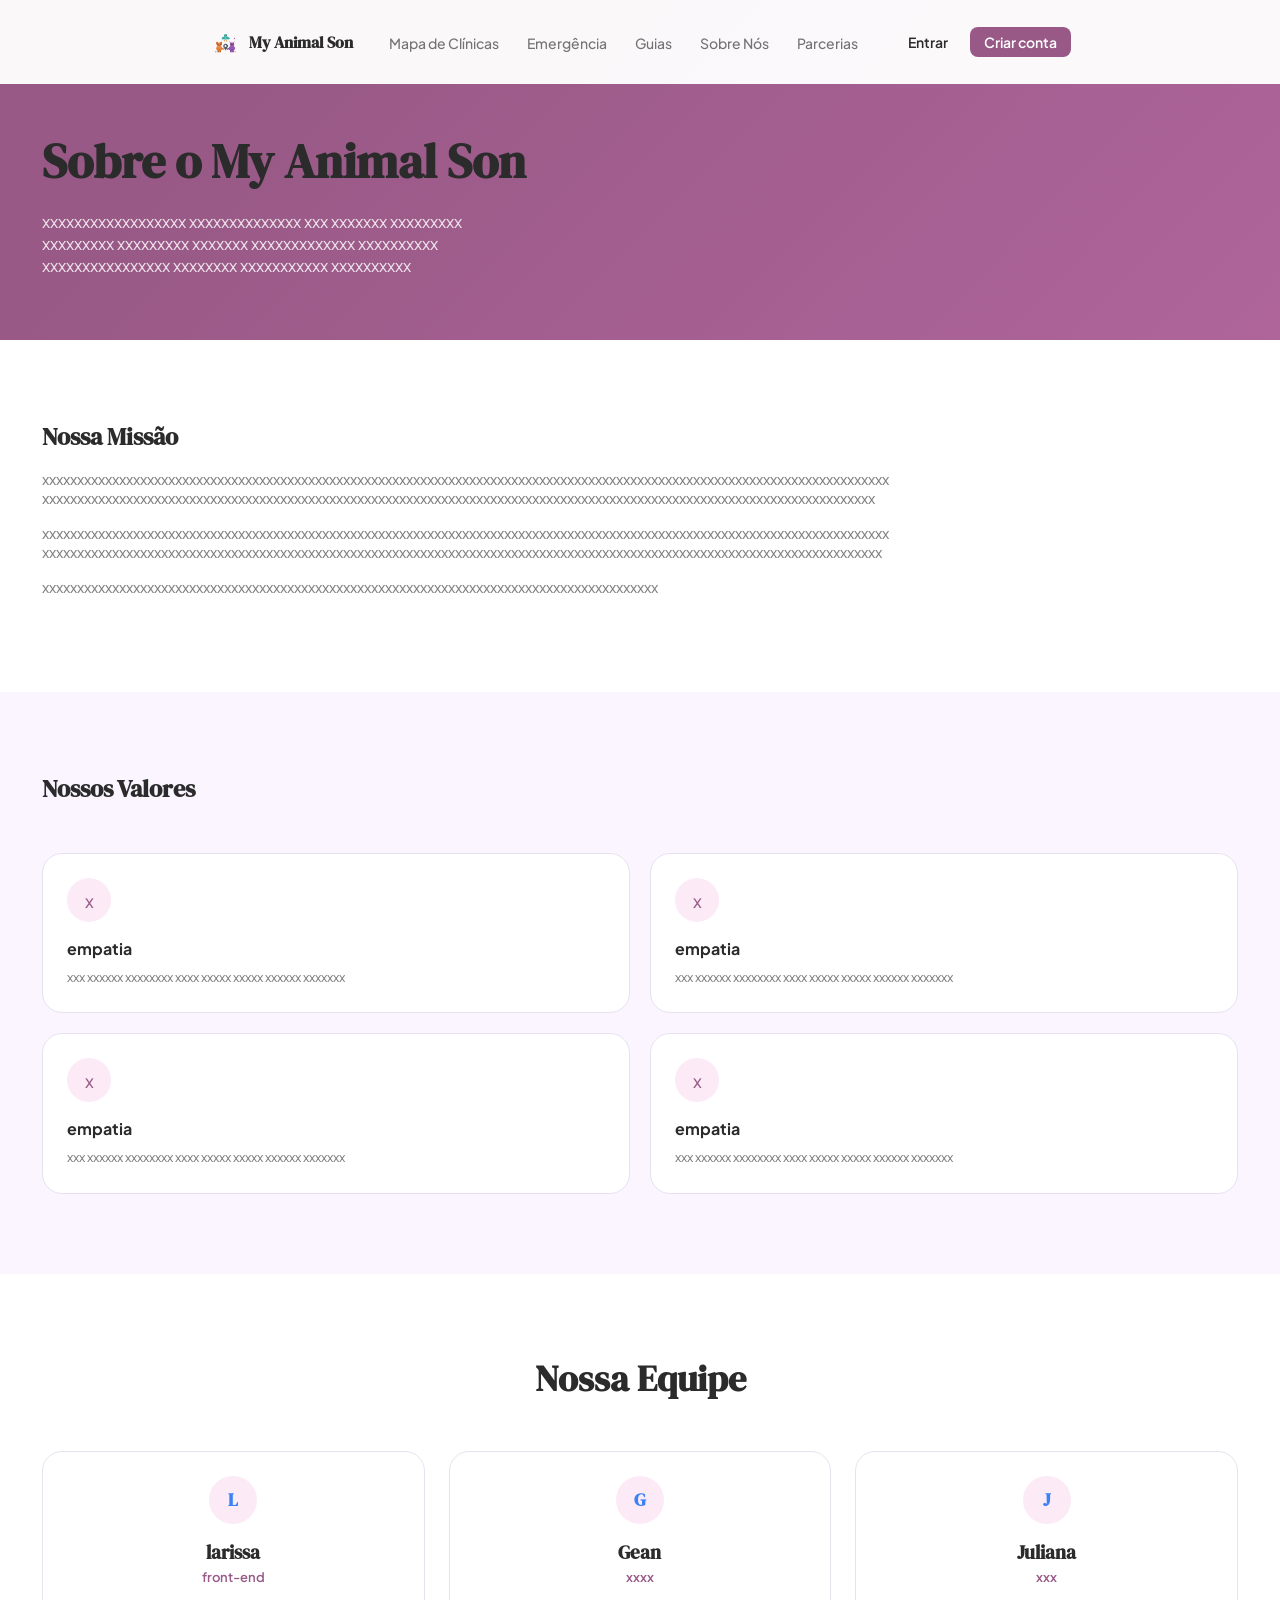
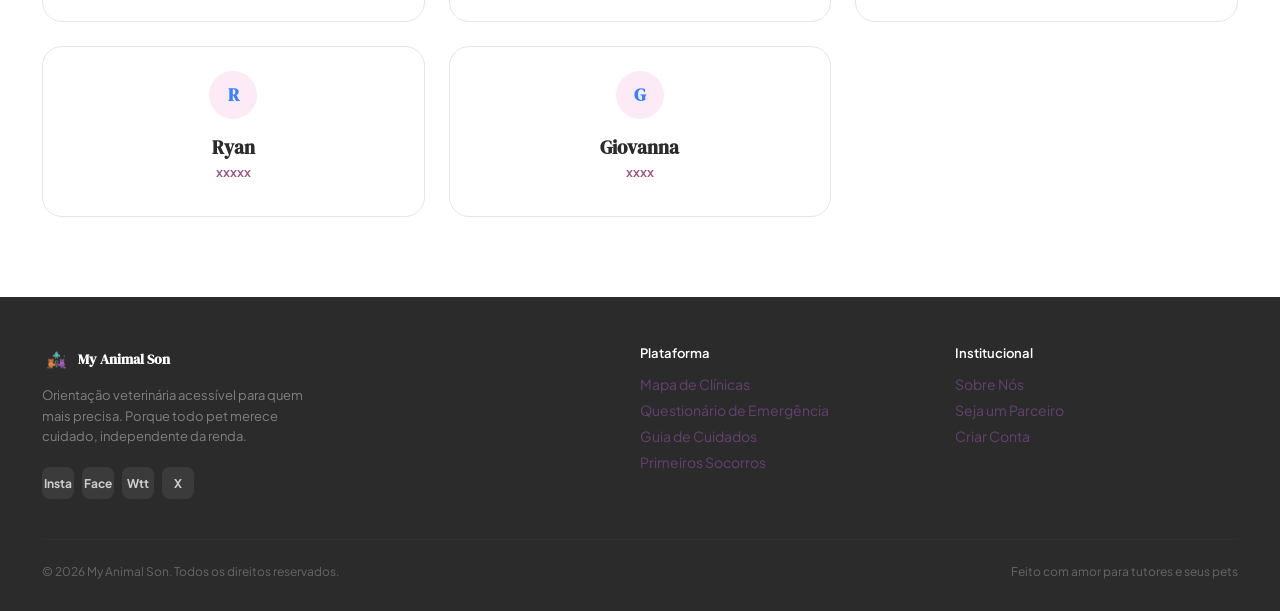
<file: sobre.html>
<!DOCTYPE html>
<html lang="pt-br">
<head>
    <meta charset="UTF-8">
    <meta name="viewport" content="width=device-width, initial-scale=1.0">
    <title>Sobre Nós</title>
    <link rel="stylesheet" href="sobre.css">
    <link rel="icon" type="image" href="logotipo.png">
</head>
<body>
    <nav id="navbar">
        <div class="nav-logo">
            <a href="index.html" class="logo">
                <img src="logotipo.png" alt="Logo" id="logonav">
                <span>My Animal Son</span>
            </a>

            <ul id="navmenu">
                <li><a href="mapaclinica.html">Mapa de Clínicas</a></li>
                <li><a href="emergencia.html">Emergência</a></li>
                <li><a href="guias.html">Guias</a></li>
                <li><a href="sobre.html">Sobre Nós</a></li>
                <li><a href="parceiro.html">Parcerias</a></li>
            </ul>

            <div class="btnentradas">
                <a href="login.html" class="btn-login">Entrar</a>
                <a href="criarconta.html" class="btn-criar">Criar conta</a>
            </div>

            <button id="btnmenu" aria-label="Menu">&#9776;</button>
        </div>

          <!--separações divas para a gnt se achar - parte do menu de mobile-->
        <div id="menuMobile">
            <a href="mapaclinica.html">Mapa de Clínicas</a>
            <a href="emergencia.html">Emergência</a>
            <a href="guias.html">Guias</a>
            <a href="sobre.html">Sobre Nós</a>
            <a href="parceiro.html">Parcerias</a>
            <hr>
            <a href="login.html">Entrar</a>
            <a href="criarconta.html" class="btn-nav">Criar conta</a>
        </div>
    </nav>
    
<!------------------------------separações divas para a gnt se achar - parte de cima roxa----------------------------------------->

    <section id="cimaroxo">
        <div class="container">
            <h1>Sobre o My Animal Son</h1>
            <p>xxxxxxxxxxxxxxxxxx xxxxxxxxxxxxxx xxx xxxxxxx xxxxxxxxx xxxxxxxxx xxxxxxxxx xxxxxxx xxxxxxxxxxxxx xxxxxxxxxx xxxxxxxxxxxxxxxx xxxxxxxx xxxxxxxxxxx xxxxxxxxxx
            
            </p>
        </div>
    </section>

<!----------------------------------------------separações divas para a gnt se achar - missão----------------------------------->

    <section id="missao">
        <div class="container">
            <div class="missao-grid">
                <div class="missao-texto">
                    <h2>Nossa Missão</h2>
                    <p>xxxxxxxxxxxxxxxxxxxxxxxxxxxxxxxxxxxxxxxxxxxxxxxxxxxxxxxxxxxxxxxxxxxxxxxxxxxxxxxxxxxxxxxxxxxxxxxxxxxxxxxxxxxxxxxxxxxxxxxxx
                        xxxxxxxxxxxxxxxxxxxxxxxxxxxxxxxxxxxxxxxxxxxxxxxxxxxxxxxxxxxxxxxxxxxxxxxxxxxxxxxxxxxxxxxxxxxxxxxxxxxxxxxxxxxxxxxxxxxxxxx
                    </p>
                    <p>xxxxxxxxxxxxxxxxxxxxxxxxxxxxxxxxxxxxxxxxxxxxxxxxxxxxxxxxxxxxxxxxxxxxxxxxxxxxxxxxxxxxxxxxxxxxxxxxxxxxxxxxxxxxxxxxxxxxxxxxx
                        xxxxxxxxxxxxxxxxxxxxxxxxxxxxxxxxxxxxxxxxxxxxxxxxxxxxxxxxxxxxxxxxxxxxxxxxxxxxxxxxxxxxxxxxxxxxxxxxxxxxxxxxxxxxxxxxxxxxxxxx
                    </p>
                    <p>xxxxxxxxxxxxxxxxxxxxxxxxxxxxxxxxxxxxxxxxxxxxxxxxxxxxxxxxxxxxxxxxxxxxxxxxxxxxxxxxxxxxxxxx</p>
                </div>
            </div>
        </div>
    </section>

    <!-----------------------------------------separações divas para a gnt se achar - valores-------------------------------------->

    <section id="valores">
        <div class="container">
            <h2>Nossos Valores</h2>
            <div class="valores-grid">
                <div class="valor-card">
                    <div class="valor-icone">x</div>
                    <h3>empatia</h3>
                    <p>xxx xxxxxx xxxxxxxx xxxx xxxxx xxxxx xxxxxx xxxxxxx</p>
                </div>

                <div class="valor-card">
                    <div class="valor-icone">x</div>
                    <h3>empatia</h3>
                    <p>xxx xxxxxx xxxxxxxx xxxx xxxxx xxxxx xxxxxx xxxxxxx</p>
                </div>
                <div class="valor-card">
                    <div class="valor-icone">x</div>
                    <h3>empatia</h3>
                    <p>xxx xxxxxx xxxxxxxx xxxx xxxxx xxxxx xxxxxx xxxxxxx</p>
                </div>
                <div class="valor-card">
                    <div class="valor-icone">x</div>
                    <h3>empatia</h3>
                    <p>xxx xxxxxx xxxxxxxx xxxx xxxxx xxxxx xxxxxx xxxxxxx</p>
                </div>
            </div>

        </div>
    </section>

    <!-------------------------------separações divas para a gnt se achar - equipe---------------------------->

    <section id="equipe">
        <div class="container">
            <h2>Nossa Equipe</h2>
            <div class="equipe-grid">
                <div class="membro">
                    <div class="bolota">L</div>
                    <h3>larissa</h3>
                    <span class="cargo">front-end</span>
                </div>
                <div class="membro">
                        <div class="bolota">G</div>
                        <h3>Gean</h3>
                        <span class="cargo">xxxx</span>
                </div>
                <div class="membro">
                        <div class="bolota">J</div>
                        <h3>Juliana</h3>
                        <span class="cargo">xxx</span>
                </div>

                <div class="membro">
                        <div class="bolota">R</div>
                        <h3>Ryan</h3>
                        <span class="cargo">xxxxx</span>
                </div>

                <div class="membro">
                        <div class="bolota">G</div>
                        <h3>Giovanna</h3>
                        <span class="cargo">xxxx</span>
                </div>
            </div>


        </div>
    </section>


    <!-------------------------------------separações divas para a gnt se achar - o rodape--------------------------------------->

      <footer id="rodape">
        <div class="container">
            <div class="rodape-grid">

                <div class="rodape-marca">
                    <div class="logo-rodape">
                        <img src="logotipo.png" alt="Logo">
                        <span>My Animal Son</span>
                    </div>
                    <p>Orientação veterinária acessível para quem mais precisa. Porque todo pet merece cuidado, independente da renda.</p>
                    <div class="redes-sociais">
                        <!--precisa colocar as fotinhas depois-->
                        <a href="#" aria-label="Instagram">Insta</a>
                        <a href="#" aria-label="Facebook">Face</a>
                        <a href="#" aria-label="WhatsApp">Wtt</a>
                        <a href="#" aria-label="Twitter">X</a>
                    </div>
                </div>

                <div class="rodape-col">
                    <h4>Plataforma</h4>
                    <a href="mapaclinica.html">Mapa de Clínicas</a>
                    <a href="emergencia.html">Questionário de Emergência</a>
                    <a href="guias.html">Guia de Cuidados</a>
                    <a href="guias.html">Primeiros Socorros</a>
                </div>

                <div class="rodape-col">
                    <h4>Institucional</h4>
                    <a href="sobre.html">Sobre Nós</a>
                    <a href="parceiro.html">Seja um Parceiro</a>
                    <a href="criarconta.html">Criar Conta</a>
                </div>

            </div>

            <div class="rodape-direito">
                <span>© 2026 My Animal Son. Todos os direitos reservados.</span>
                <span>Feito com amor para tutores e seus pets</span>
            </div>
        </div>
    </footer>

    <script src="aprendendo.js"></script>
</body>
</html>
</file>
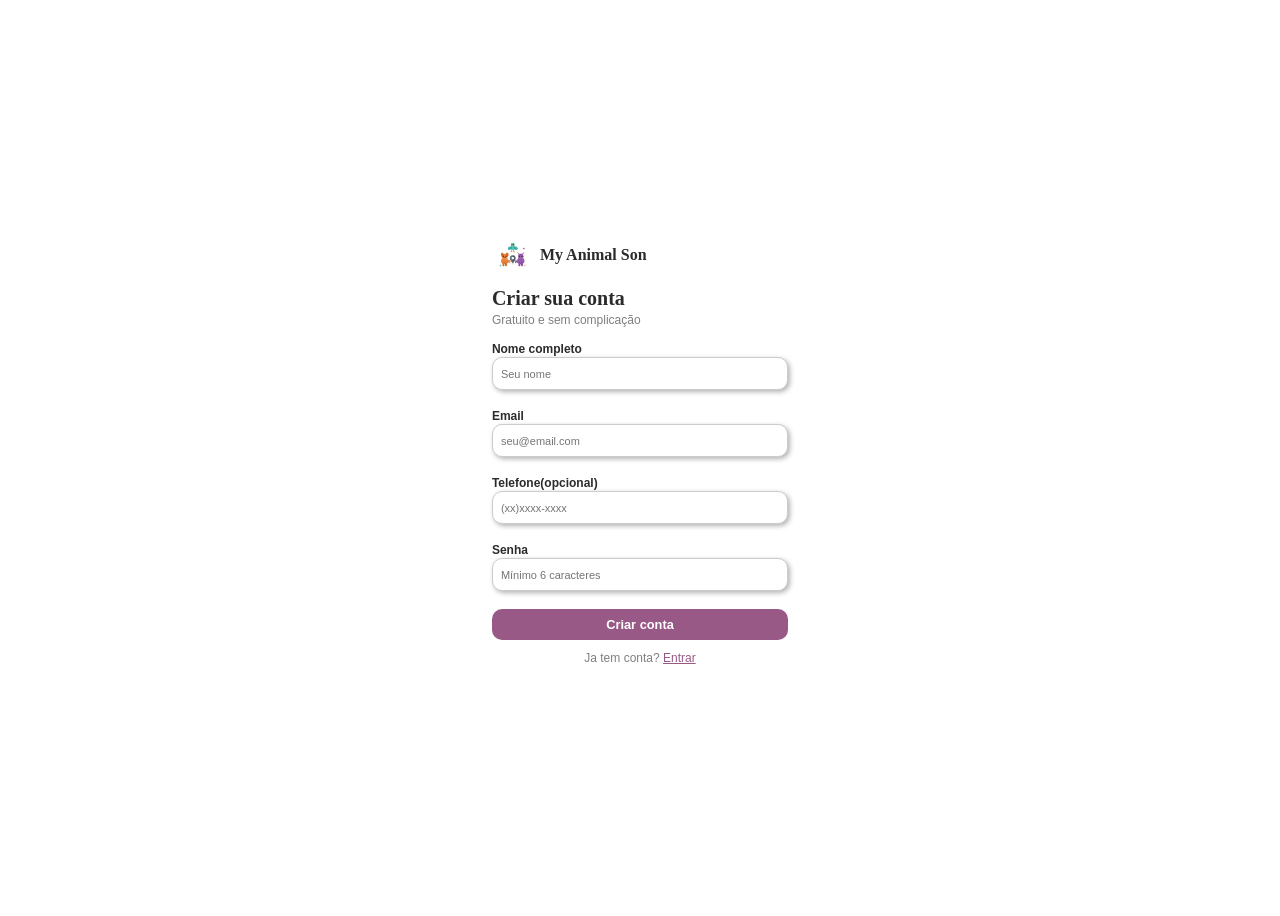
<file: criar sua conta/criarconta.html>
<!DOCTYPE html>
<html lang="en">
<head>
    <meta charset="UTF-8">
    <meta name="viewport" content="width=device-width, initial-scale=1.0">
    <title>Crie sua Conta</title>
    <link rel="stylesheet" href="criarconta.css">

</head>
<body>
    <div class="form">
        <div class="logo">
        <img src="../logotipo.png" id="logo"><h2>My Animal Son</h2>
        </div>

        <h1>Criar sua conta</h1>
        <p>Gratuito e sem complicação</p>

        <form action="#" method="post">
            <div>
                <label for="nome">Nome completo</label>
                <input type="text" id="nome" name="nome" placeholder="Seu nome" required>
            </div>
            <div>
                <label for="email">Email</label>
                <input type="email" id="email" name="email" placeholder="seu@email.com" required>
            </div>
            <div>
                <label for="tel">Telefone(opcional)</label>
                <input type="tel" id="tel" name="telefone" placeholder="(xx)xxxx-xxxx">
            </div>
            <div>
                <label for="senha">Senha</label>
                <input type="password" id="senha" name="senha" min="6" placeholder="Mínimo 6 caracteres" required>
            </div>
            <div>
                <button type="submit">Criar conta</button>
            </div>
            <div class="linkentrar">
            <p>Ja tem conta? <a href="../login/login.html">Entrar</a></p>
            </div>
        </form>
        </div>
</body>
</html>
</file>
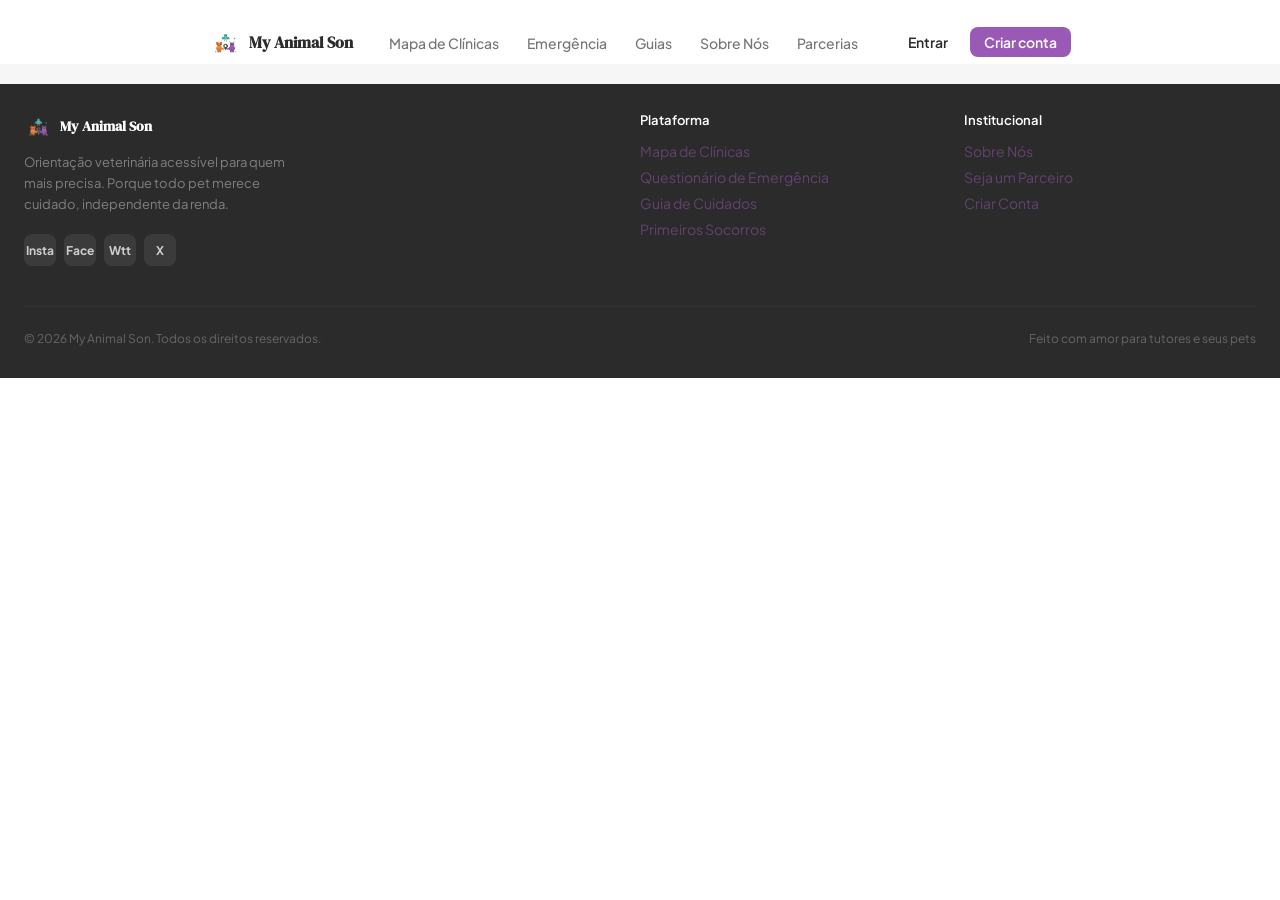
<file: emergencia/emergencia.html>
<!DOCTYPE html>
<html lang="en">
<head>
    <meta charset="UTF-8">
    <meta name="viewport" content="width=device-width, initial-scale=1.0">
    <title>Emergência</title>
    <link rel="stylesheet" href="emergencia.css">
</head>
<body>
    <nav id="navbar">
        <div class="nav-logo">
            <a href="../index.html" class="logo">
                <img src="../logotipo.png" alt="Logo" id="logonav">
                <span>My Animal Son</span>
            </a>

            <ul id="navmenu">
                <li><a href="../mapaclinica/mapaclinica.html">Mapa de Clínicas</a></li>
                <li><a href="../emergencia/emergencia.html">Emergência</a></li>
                <li><a href="../guias/guias.html">Guias</a></li>
                <li><a href="../sobre/sobre.html">Sobre Nós</a></li>
                <li><a href="../parceiros/parceiro.html">Parcerias</a></li>
            </ul>

            <div class="btnentradas">
                <a href="../login/login.html" class="btn-login">Entrar</a>
                <a href="../criar sua conta/criarconta.html" class="btn-criar">Criar conta</a>
            </div>

            <button id="btnmenu" aria-label="Menu">&#9776;</button>
        </div>

          <!--separações divas para a gnt se achar - parte do menu de mobile-->
        <div id="menuMobile">
            <a href="../mapaclinica/mapaclinica.html">Mapa de Clínicas</a>
            <a href="../emergencia/emergencia.html">Emergência</a>
            <a href="../guias/guias.html">Guias</a>
            <a href="../sobre/sobre.html">Sobre Nós</a>
            <a href="../parceiros/parceiro.html">Parcerias</a>
            <hr>
            <a href="../login/login.html">Entrar</a>
            <a href="../cadastro/cadastro.html" class="btn-nav">Criar conta</a>
        </div>
    </nav>

    <!--separações divas para a gnt se achar - o rodape-->

    <footer id="rodape">
        <div class="container">
            <div class="rodape-grid">

                <div class="rodape-marca">
                    <div class="logo-rodape">
                        <img src="../logotipo.png" alt="Logo">
                        <span>My Animal Son</span>
                    </div>
                    <p>Orientação veterinária acessível para quem mais precisa. Porque todo pet merece cuidado, independente da renda.</p>
                    <div class="redes-sociais">
                        <!--precisa colocar as fotinhas depois-->
                        <a href="#" aria-label="Instagram">Insta</a>
                        <a href="#" aria-label="Facebook">Face</a>
                        <a href="#" aria-label="WhatsApp">Wtt</a>
                        <a href="#" aria-label="Twitter">X</a>
                    </div>
                </div>

                <div class="rodape-col">
                    <h4>Plataforma</h4>
                    <a href="../clinicas/clinicas.html">Mapa de Clínicas</a>
                    <a href="../emergencia/emergencia.html">Questionário de Emergência</a>
                    <a href="../guias/guias.html">Guia de Cuidados</a>
                    <a href="../guias/guias.html">Primeiros Socorros</a>
                </div>

                <div class="rodape-col">
                    <h4>Institucional</h4>
                    <a href="../sobre/sobre.html">Sobre Nós</a>
                    <a href="../parcerias/parcerias.html">Seja um Parceiro</a>
                    <a href="../cadastro/cadastro.html">Criar Conta</a>
                </div>

            </div>

            <div class="rodape-direito">
                <span>© 2026 My Animal Son. Todos os direitos reservados.</span>
                <span>Feito com amor para tutores e seus pets</span>
            </div>
        </div>
    </footer>

</body>
</html>
</file>
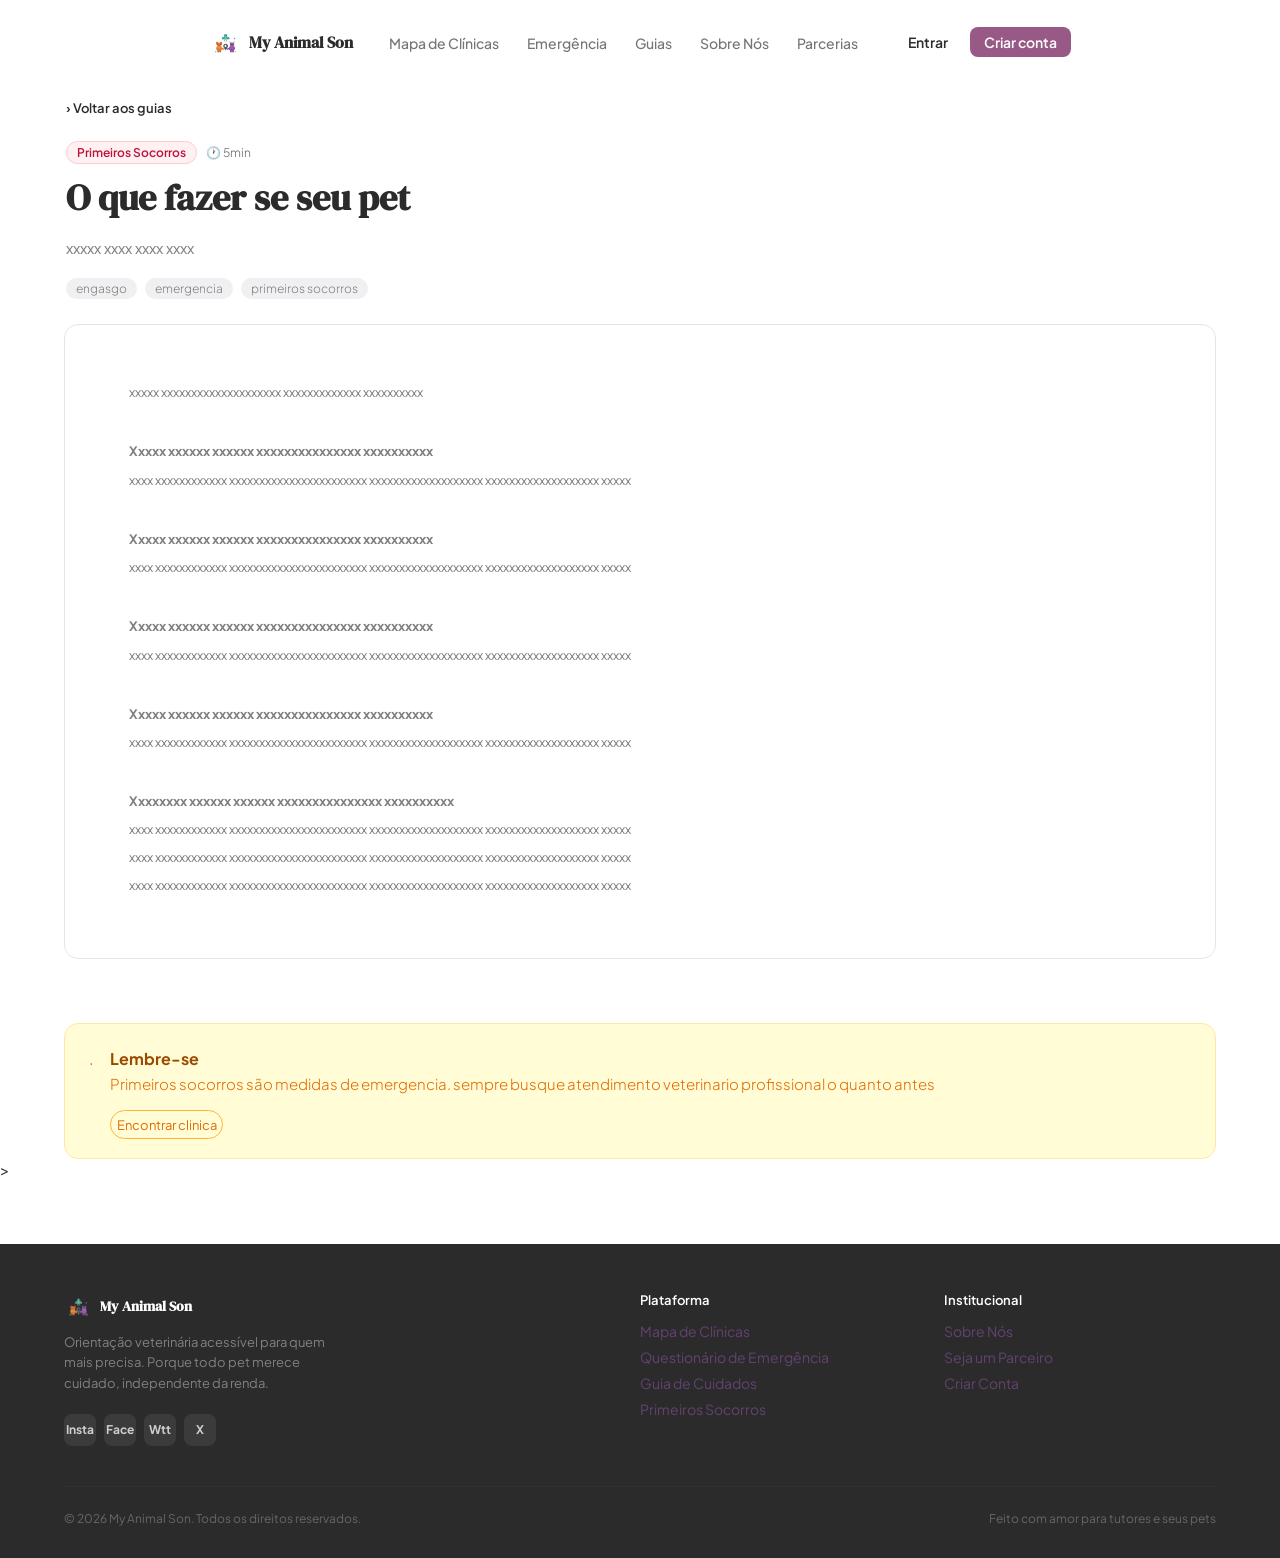
<file: guias/exemploguia.html>
<!DOCTYPE html>
<html lang="en">
<head>
    <meta charset="UTF-8">
    <meta name="viewport" content="width=device-width, initial-scale=1.0">
    <title>Guias</title>
    <link rel="stylesheet" href="exemploguia.css">
</head>
<body>
    <nav id="navbar">
        <div class="nav-logo">
            <a href="../index.html" class="logo">
                <img src="../logotipo.png" alt="Logo" id="logonav">
                <span>My Animal Son</span>
            </a>

            <ul id="navmenu">
                <li><a href="../mapaclinica.html">Mapa de Clínicas</a></li>
                <li><a href="../emergencia.html">Emergência</a></li>
                <li><a href="../guias.html">Guias</a></li>
                <li><a href="../sobre.html">Sobre Nós</a></li>
                <li><a href="../parceiro.html">Parcerias</a></li>
            </ul>

            <div class="btnentradas">
                <a href="../login/login.html" class="btn-login">Entrar</a>
                <a href="../criar sua conta/criarconta.html" class="btn-criar">Criar conta</a>
            </div>

            <button id="btnmenu" aria-label="Menu">&#9776;</button>
        </div>

<!------------separações divas para a gnt se achar - parte do menu de mobile---------------------->
        <div id="menuMobile">
            <a href="../mapaclinica.html">Mapa de Clínicas</a>
            <a href="../emergencia.html">Emergência</a>
            <a href="../guias.html">Guias</a>
            <a href="../sobre.html">Sobre Nós</a>
            <a href="../parceiro.html">Parcerias</a>
            <hr>
            <a href="../login.html">Entrar</a>
            <a href="../criarconta.html" class="btn-nav">Criar conta</a>
        </div>
    </nav>


<!------------separações divas para a gnt se achar - parte do menu de mobile---------------------->

<!-------------------separações divas para a gnt se achar - parte de cima---------------------->
    <main class="conteudo">
        <div class="container">
            <div class="cabecalho">
                <a href="../guias.html" class="voltar"><span class="icon">&rsaquo;</span> Voltar aos guias</a>
                <div>
                    <span class="tag tag-socorro">Primeiros Socorros</span>
                    <span class="tempo">&#128336; 5min</span>
                </div>
                <h1>O que fazer se seu pet</h1>
                <p>xxxxx xxxx xxxx xxxx</p>

                <div>
                <span class="tag" id="tags">engasgo</span>
                <span class="tag" id="tags">emergencia</span>
                <span class="tag" id="tags">primeiros socorros</span>
                </div>
            </div>
     
            <section class="card">
                <p>xxxxx xxxxxxxxxxxxxxxxxxxx xxxxxxxxxxxxx xxxxxxxxxx</p>

                <h3>Xxxxx xxxxxx xxxxxx xxxxxxxxxxxxxxx xxxxxxxxxx</h3>
                <p>xxxx xxxxxxxxxxxx xxxxxxxxxxxxxxxxxxxxxxx xxxxxxxxxxxxxxxxxxx xxxxxxxxxxxxxxxxxxx xxxxx</p>
            
                <h3>Xxxxx xxxxxx xxxxxx xxxxxxxxxxxxxxx xxxxxxxxxx</h3>
                <p>xxxx xxxxxxxxxxxx xxxxxxxxxxxxxxxxxxxxxxx xxxxxxxxxxxxxxxxxxx xxxxxxxxxxxxxxxxxxx xxxxx</p>

                <h3>Xxxxx xxxxxx xxxxxx xxxxxxxxxxxxxxx xxxxxxxxxx</h3>
                <p>xxxx xxxxxxxxxxxx xxxxxxxxxxxxxxxxxxxxxxx xxxxxxxxxxxxxxxxxxx xxxxxxxxxxxxxxxxxxx xxxxx</p>

                <h3>Xxxxx xxxxxx xxxxxx xxxxxxxxxxxxxxx xxxxxxxxxx</h3>
                <p>xxxx xxxxxxxxxxxx xxxxxxxxxxxxxxxxxxxxxxx xxxxxxxxxxxxxxxxxxx xxxxxxxxxxxxxxxxxxx xxxxx</p>

                <h3>Xxxxxxxx xxxxxx xxxxxx xxxxxxxxxxxxxxx xxxxxxxxxx</h3>
                <p>xxxx xxxxxxxxxxxx xxxxxxxxxxxxxxxxxxxxxxx xxxxxxxxxxxxxxxxxxx xxxxxxxxxxxxxxxxxxx xxxxx</p>
                <p>xxxx xxxxxxxxxxxx xxxxxxxxxxxxxxxxxxxxxxx xxxxxxxxxxxxxxxxxxx xxxxxxxxxxxxxxxxxxx xxxxx</p>
                <p>xxxx xxxxxxxxxxxx xxxxxxxxxxxxxxxxxxxxxxx xxxxxxxxxxxxxxxxxxx xxxxxxxxxxxxxxxxxxx xxxxx</p>
            </section>

            <div class="alert">
                <div alert-icon>.</div>
                <div>
                    <h4>Lembre-se</h4>
                    <p> Primeiros socorros são medidas de emergencia. sempre busque atendimento veterinario profissional o quanto antes</p>
                    <a href="../mapaclinica.html" id="button">Encontrar clinica</a>
                </div>
            </div>
        </div>>
    </main>

















    <!--------------------------separações divas para a gnt se achar - o rodape--------------------->

    <footer id="rodape">
        <div class="container">
            <div class="rodape-grid">

                <div class="rodape-marca">
                    <div class="logo-rodape">
                        <img src="../logotipo.png" alt="Logo">
                        <span>My Animal Son</span>
                    </div>
                    <p>Orientação veterinária acessível para quem mais precisa. Porque todo pet merece cuidado, independente da renda.</p>
                    <div class="redes-sociais">
                        <!--precisa colocar as fotinhas depois-->
                        <a href="#" aria-label="Instagram">Insta</a>
                        <a href="#" aria-label="Facebook">Face</a>
                        <a href="#" aria-label="WhatsApp">Wtt</a>
                        <a href="#" aria-label="Twitter">X</a>
                    </div>
                </div>

                <div class="rodape-col">
                    <h4>Plataforma</h4>
                    <a href="../mapaclinica.html">Mapa de Clínicas</a>
                    <a href="../emergencia.html">Questionário de Emergência</a>
                    <a href="../guias.html">Guia de Cuidados</a>
                    <a href="../guias.html">Primeiros Socorros</a>
                </div>

                <div class="rodape-col">
                    <h4>Institucional</h4>
                    <a href="../sobre.html">Sobre Nós</a>
                    <a href="../parceiro.html">Seja um Parceiro</a>
                    <a href="../criarconta.html">Criar Conta</a>
                </div>

            </div>

            <div class="rodape-direito">
                <span>© 2026 My Animal Son. Todos os direitos reservados.</span>
                <span>Feito com amor para tutores e seus pets</span>
            </div>
        </div>
    </footer>
</body>
</html>
</file>
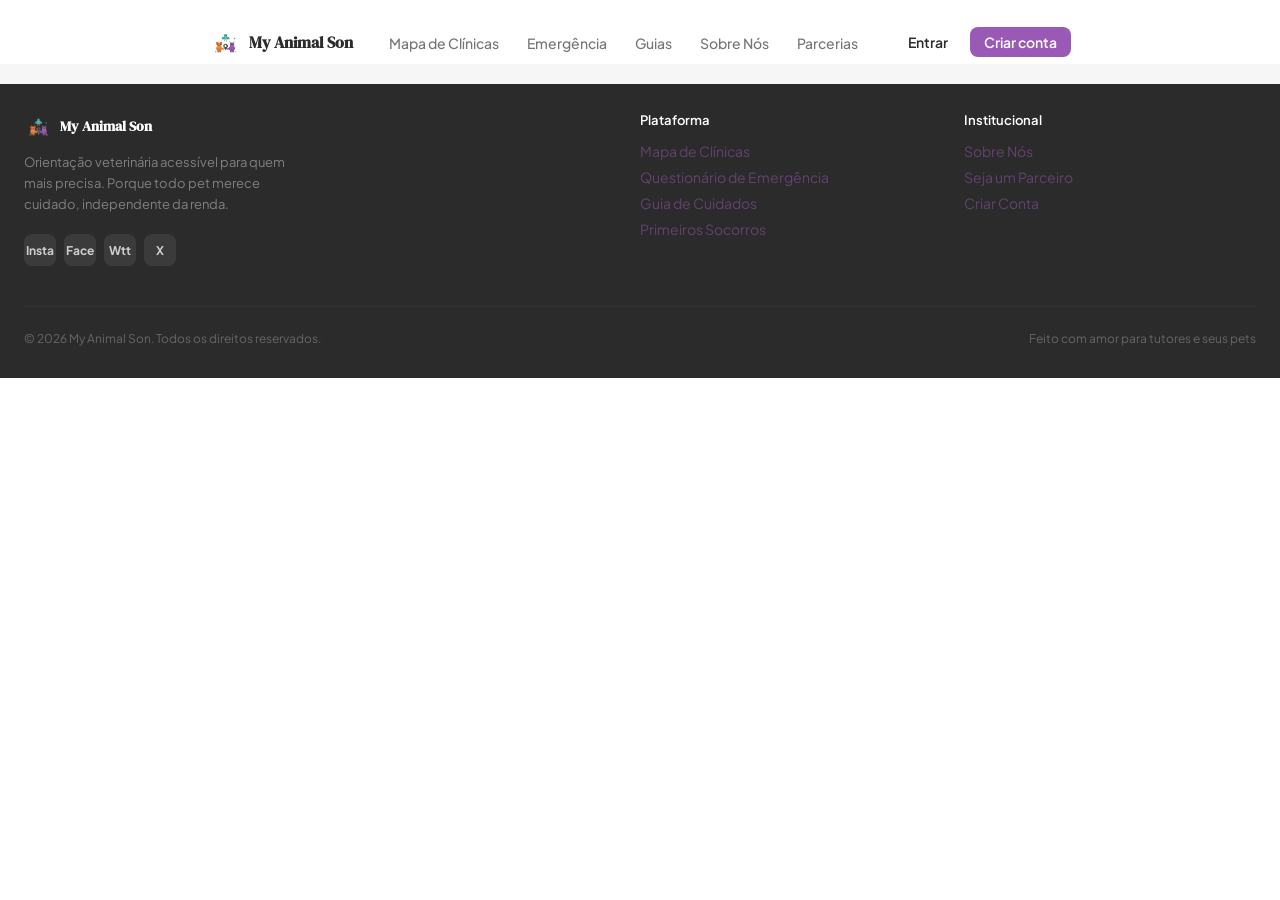
<file: guias/guias.html>
<!DOCTYPE html>
<html lang="en">
<head>
    <meta charset="UTF-8">
    <meta name="viewport" content="width=device-width, initial-scale=1.0">
    <title>Guias</title>
    <link rel="stylesheet" href="guias.css">
</head>
<body>
    <nav id="navbar">
        <div class="nav-logo">
            <a href="../index.html" class="logo">
                <img src="../logotipo.png" alt="Logo" id="logonav">
                <span>My Animal Son</span>
            </a>

            <ul id="navmenu">
                <li><a href="../mapaclinica/mapaclinica.html">Mapa de Clínicas</a></li>
                <li><a href="../emergencia/emergencia.html">Emergência</a></li>
                <li><a href="../guias/guias.html">Guias</a></li>
                <li><a href="../sobre/sobre.html">Sobre Nós</a></li>
                <li><a href="../parceiros/parceiro.html">Parcerias</a></li>
            </ul>

            <div class="btnentradas">
                <a href="../login/login.html" class="btn-login">Entrar</a>
                <a href="../criar sua conta/criarconta.html" class="btn-criar">Criar conta</a>
            </div>

            <button id="btnmenu" aria-label="Menu">&#9776;</button>
        </div>

          <!--separações divas para a gnt se achar - parte do menu de mobile-->
        <div id="menuMobile">
            <a href="../mapaclinica/mapaclinica.html">Mapa de Clínicas</a>
            <a href="../emergencia/emergencia.html">Emergência</a>
            <a href="../guias/guias.html">Guias</a>
            <a href="../sobre/sobre.html">Sobre Nós</a>
            <a href="../parceiros/parceiro.html">Parcerias</a>
            <hr>
            <a href="../login/login.html">Entrar</a>
            <a href="../cadastro/cadastro.html" class="btn-nav">Criar conta</a>
        </div>
    </nav>

    <!--separações divas para a gnt se achar - o rodape-->

    <footer id="rodape">
        <div class="container">
            <div class="rodape-grid">

                <div class="rodape-marca">
                    <div class="logo-rodape">
                        <img src="../logotipo.png" alt="Logo">
                        <span>My Animal Son</span>
                    </div>
                    <p>Orientação veterinária acessível para quem mais precisa. Porque todo pet merece cuidado, independente da renda.</p>
                    <div class="redes-sociais">
                        <!--precisa colocar as fotinhas depois-->
                        <a href="#" aria-label="Instagram">Insta</a>
                        <a href="#" aria-label="Facebook">Face</a>
                        <a href="#" aria-label="WhatsApp">Wtt</a>
                        <a href="#" aria-label="Twitter">X</a>
                    </div>
                </div>

                <div class="rodape-col">
                    <h4>Plataforma</h4>
                    <a href="../clinicas/clinicas.html">Mapa de Clínicas</a>
                    <a href="../emergencia/emergencia.html">Questionário de Emergência</a>
                    <a href="../guias/guias.html">Guia de Cuidados</a>
                    <a href="../guias/guias.html">Primeiros Socorros</a>
                </div>

                <div class="rodape-col">
                    <h4>Institucional</h4>
                    <a href="../sobre/sobre.html">Sobre Nós</a>
                    <a href="../parcerias/parcerias.html">Seja um Parceiro</a>
                    <a href="../cadastro/cadastro.html">Criar Conta</a>
                </div>

            </div>

            <div class="rodape-direito">
                <span>© 2026 My Animal Son. Todos os direitos reservados.</span>
                <span>Feito com amor para tutores e seus pets</span>
            </div>
        </div>
    </footer>

</body>
</html>
</file>
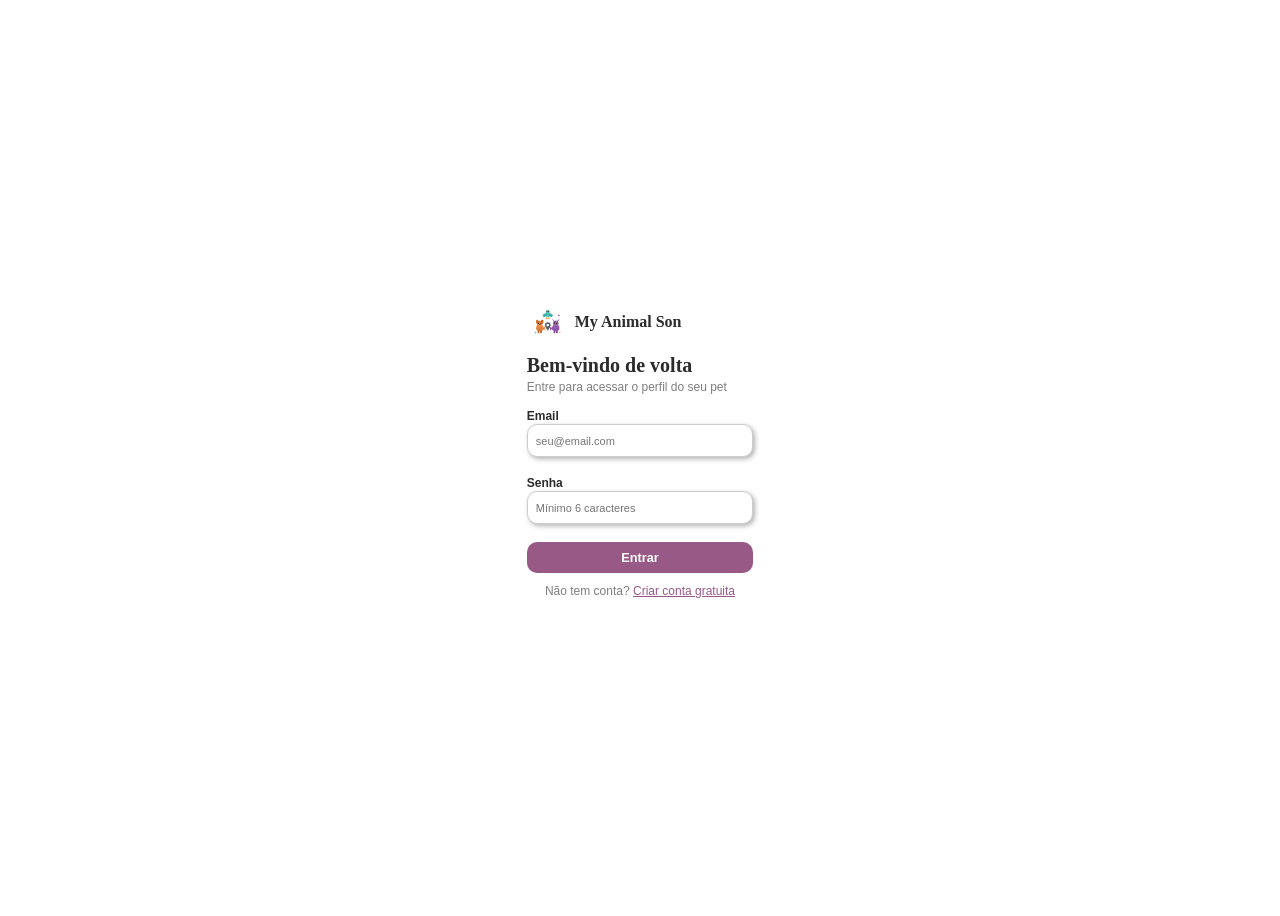
<file: login/login.html>
<!DOCTYPE html>
<html lang="en">
<head>
    <meta charset="UTF-8">
    <meta name="viewport" content="width=device-width, initial-scale=1.0">
    <title>Login</title>
    <link rel="stylesheet" href="login.css">
</head>
<body>
    <div class="form">
        <div class="logo">
        <img src="../logotipo.png" id="logo"><h2>My Animal Son</h2>
        </div>

        <h1>Bem-vindo de volta</h1>
        <p>Entre para acessar o perfil do seu pet</p>

        <form action="#" method="post">
            <div>
                <label for="email">Email</label>
                <input type="email" id="email" name="email" placeholder="seu@email.com" required>
            </div>
            <div>
                <label for="senha">Senha</label>
                <input type="password" id="senha" name="senha" min="6" placeholder="Mínimo 6 caracteres" required>
            </div>
            <div>
                <button type="submit">Entrar</button>
            </div>
            <div class="link">
            <p>Não tem conta? <a href="../criar sua conta/criarconta.html">Criar conta gratuita</a></p>
            </div>
        </form>
            
</body>
</html>
</file>
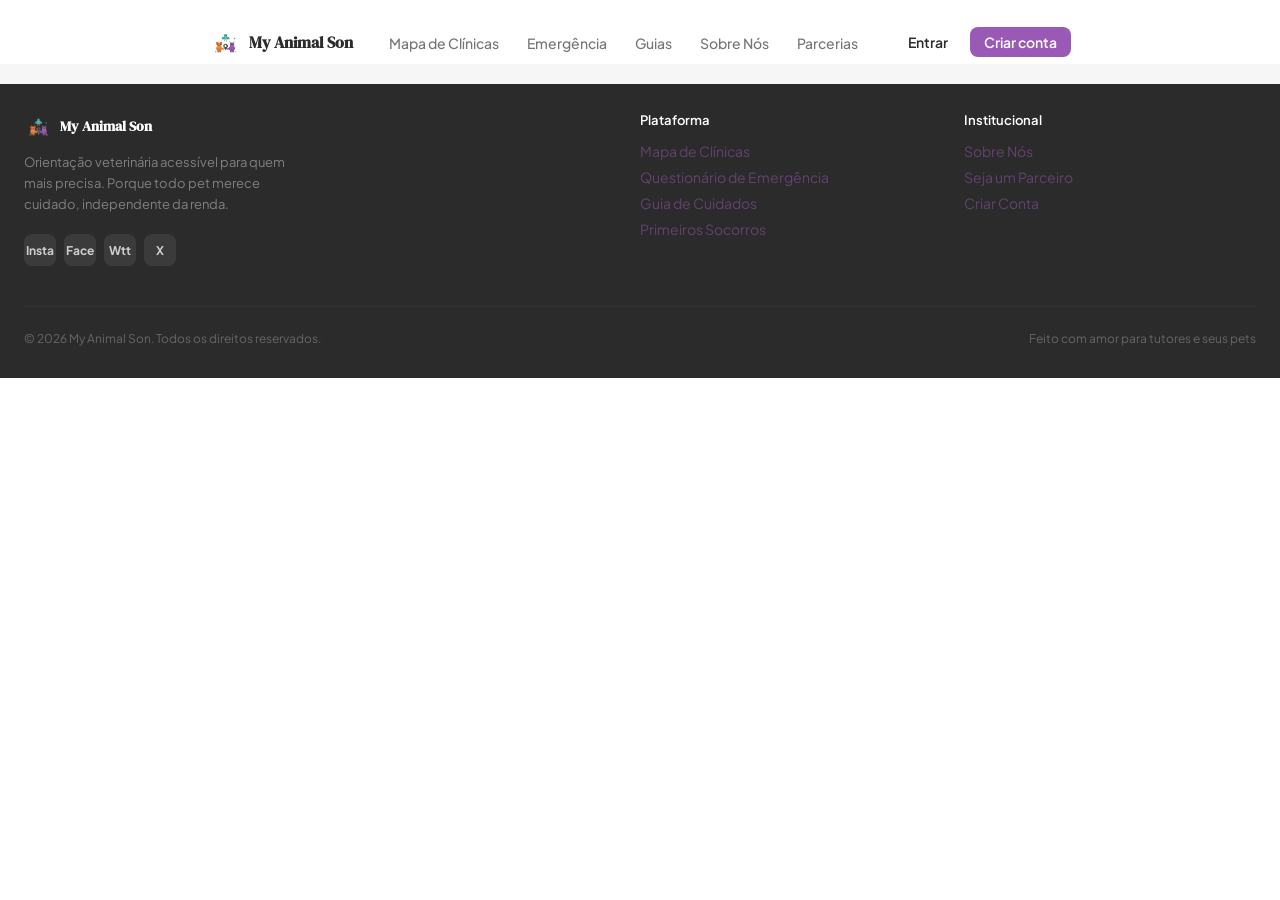
<file: mapaclinica/mapaclinica.html>
<!DOCTYPE html>
<html lang="en">
<head>
    <meta charset="UTF-8">
    <meta name="viewport" content="width=device-width, initial-scale=1.0">
    <title>Mapa de Clinicas</title>
    <link rel="stylesheet" href="mapaclinica.css">
</head>
<body>
    <nav id="navbar">
        <div class="nav-logo">
            <a href="../index.html" class="logo">
                <img src="../logotipo.png" alt="Logo" id="logonav">
                <span>My Animal Son</span>
            </a>

            <ul id="navmenu">
                <li><a href="../mapaclinica/mapaclinica.html">Mapa de Clínicas</a></li>
                <li><a href="../emergencia/emergencia.html">Emergência</a></li>
                <li><a href="../guias/guias.html">Guias</a></li>
                <li><a href="../sobre/sobre.html">Sobre Nós</a></li>
                <li><a href="../parceiros/parceiro.html">Parcerias</a></li>
            </ul>

            <div class="btnentradas">
                <a href="../login/login.html" class="btn-login">Entrar</a>
                <a href="../criar sua conta/criarconta.html" class="btn-criar">Criar conta</a>
            </div>

            <button id="btnmenu" aria-label="Menu">&#9776;</button>
        </div>

          <!--separações divas para a gnt se achar - parte do menu de mobile-->
        <div id="menuMobile">
            <a href="../mapaclinica/mapaclinica.html">Mapa de Clínicas</a>
            <a href="../emergencia/emergencia.html">Emergência</a>
            <a href="../guias/guias.html">Guias</a>
            <a href="../sobre/sobre.html">Sobre Nós</a>
            <a href="../parceiros/parceiro.html">Parcerias</a>
            <hr>
            <a href="../login/login.html">Entrar</a>
            <a href="../cadastro/cadastro.html" class="btn-nav">Criar conta</a>
        </div>
    </nav>

    <!--separações divas para a gnt se achar - o rodape-->

    <footer id="rodape">
        <div class="container">
            <div class="rodape-grid">

                <div class="rodape-marca">
                    <div class="logo-rodape">
                        <img src="../logotipo.png" alt="Logo">
                        <span>My Animal Son</span>
                    </div>
                    <p>Orientação veterinária acessível para quem mais precisa. Porque todo pet merece cuidado, independente da renda.</p>
                    <div class="redes-sociais">
                        <!--precisa colocar as fotinhas depois-->
                        <a href="#" aria-label="Instagram">Insta</a>
                        <a href="#" aria-label="Facebook">Face</a>
                        <a href="#" aria-label="WhatsApp">Wtt</a>
                        <a href="#" aria-label="Twitter">X</a>
                    </div>
                </div>

                <div class="rodape-col">
                    <h4>Plataforma</h4>
                    <a href="../clinicas/clinicas.html">Mapa de Clínicas</a>
                    <a href="../emergencia/emergencia.html">Questionário de Emergência</a>
                    <a href="../guias/guias.html">Guia de Cuidados</a>
                    <a href="../guias/guias.html">Primeiros Socorros</a>
                </div>

                <div class="rodape-col">
                    <h4>Institucional</h4>
                    <a href="../sobre/sobre.html">Sobre Nós</a>
                    <a href="../parcerias/parcerias.html">Seja um Parceiro</a>
                    <a href="../cadastro/cadastro.html">Criar Conta</a>
                </div>

            </div>

            <div class="rodape-direito">
                <span>© 2026 My Animal Son. Todos os direitos reservados.</span>
                <span>Feito com amor para tutores e seus pets</span>
            </div>
        </div>
    </footer>

</body>
</html>
</file>
<file: index.css>
@import url('https://fonts.googleapis.com/css2?family=DM+Serif+Display:ital@0;1&family=Fraunces:ital,opsz,wght@0,9..144,100..900;1,9..144,100..900&family=Plus+Jakarta+Sans:ital,wght@0,200..800;1,200..800&display=swap');

@import url('https://fonts.googleapis.com/css2?family=DM+Serif+Display:ital@0;1&family=Fraunces:ital,opsz,wght@0,9..144,100..900;1,9..144,100..900&display=swap');


* {
    margin: 0;
    padding: 0;
    box-sizing: border-box;
}

body {
    font-family: "Plus Jakarta Sans", sans-serif;
    color: #2b2b2b;
    background: #ffffff;
}

.container {
    max-width: 1200px;
    margin: 0 auto;
    padding: 0 1.5rem;
}

html {
    scroll-behavior: smooth;
}

    /* ──---------------------- separações divas para a gnt se achar ----------------------------------- nav ── */

#navbar {
    display: flex;        
    justify-content: space-between;   
    background-color: rgba(255, 255, 255, 0.96);
    padding: 10px 30px;
    position: fixed;
    top: 0;
    left: 0;
    width: 100%;
    z-index: 1000;
}

.nav-logo {
    height: 4rem;
    margin: 0 auto;
    max-width: 1200px;
    padding: 0 1.5rem;
    display: flex;
    align-items: center;
    gap: 1.5rem
    
}

#logonav {
    width: 32px;
    height: 32px;
}

.logo {
   display: flex;
   align-items: center;
   gap: 0.5rem;
   font-family: "DM Serif Display", serif;
   font-weight: 700;
   font-size: 1rem;
   color: #2b2b2b;

}

a {
    text-decoration: none; 
}

#navmenu {
    display: flex;
    align-items: center;
    gap: 0.25rem;
    list-style: none;
    flex: 1;
    justify-content: center;
}

#navmenu a {
    padding: 0.375rem 0.75rem;
    border-radius: 8px;
    font-size: 0.875rem;
    font-weight: 500;
    color: rgba(43, 43, 43, 0.65);
    transition: all 0.15s;

}

#navmenu a:hover, #navmenu a.ativo {
    color: #af659a;
    background-color: rgba(169, 116, 190, 0.12);
}
.btnentradas {
    display: flex;
    align-items: center;
    gap: 0.5rem;
}

.btn-login {
    padding: 0.375rem 0.875rem;
    border-radius: 8px;
    font-size: 0.875rem;
    font-weight: 600;
    color: #2b2b2b;
    background: none;
    transition: background 0.15s;
}

.btn-login:hover { 
    background: rgba(169, 116, 190, 0.12); 
}

.btn-criar {
    padding: 0.375rem 0.875rem;
    border-radius: 8px;
    font-size: 0.875rem;
    font-weight: 600;
    background: #985986;
    color: #ffffff;
    transition: background 0.15s;
}

.btn-criar:hover { 
    background: #af659a; 
}

#btnmenu {
    display: none;
    background: none;
    border: none;
    font-size: 1.25rem;
    cursor: pointer;
    color: #807f7f;
}

#menuMobile {
    display: none;
    flex-direction: column;
    gap: 0.25rem;
    padding: 0.75rem 1.5rem 1rem;
    border-top: 1px solid #e8e2f0;
    background: #fff;
}

#menuMobile a, #menuMobile button {
    display: block;
    padding: 0.625rem 0.75rem;
    border-radius: 8px;
    font-size: 0.875rem;
    font-weight: 500;
    color: rgba(43, 43, 43, 0.65);
    background: none;
    border: none;
    text-align: left;
    cursor: pointer;
    font-family: inherit;
    width: 100%;
}

#menuMobile a:hover { 
    background: #f3eef9; 
    color: #2b2b2b; 
}
#menuMobile hr { 
    border: none; 
    border-top: 1px solid #e8e2f0; 
    margin: 0.25rem 0; 
}
#menuMobile .btn-nav { 
    color: #fff; 
    background: #9B59B6; 
    display: block; 
    text-align: center; 
}

    /* ──----------------------- separações divas para a gnt se achar - o tal do hero-------------------------------------------------------── */

#hero {
    padding: 8rem 1.5rem 5rem;
    background: linear-gradient(135deg, rgba(155, 89, 182, 0.06) 0%, transparent 50%, rgba(78, 205, 196, 0.08) 100%);
}

.badge-hero {
    display: inline-flex;
    align-items: center;
    gap: 0.375rem;
    padding: 0.3rem 0.75rem;
    background: rgba(155, 89, 182, 0.1);
    color: #9B59B6;
    border-radius: 999px;
    font-size: 0.8125rem;
    font-weight: 500;
    margin-bottom: 1.5rem;
}

#hero h1 {
    font-family: "DM Serif Display", serif;
    font-size: clamp(2rem, 5vw, 3.5rem);
    font-weight: 900;
    color: #2b2b2b;
    line-height: 1.1;
    max-width: 36rem;
    margin-bottom: 1.25rem;
}

#hero h1 em {
    font-style: normal;
    color: #af659a;
}

.subtitulo {
    font-size: 1.0625rem;
    color: #807f7f;
    max-width: 30rem;
    line-height: 1.7;
    margin-bottom: 2rem;
}

.botoes-hero {
    display: flex;
    flex-wrap: wrap;
    gap: 0.75rem;
    margin-bottom: 3rem;
}

.btn-1 {
    display: inline-flex;
    align-items: center;
    gap: 0.375rem;
    padding: 0.75rem 1.5rem;
    background: #985986;
    color: #fff;
    border-radius: 12px;
    font-size: 1rem;
    font-weight: 700;
    transition: background 0.15s;
}

.btn-1:hover { 
    background: #af659a; 
}

.btn-emergencia {
    display: inline-flex;
    align-items: center;
    gap: 0.375rem;
    padding: 0.75rem 1.5rem;
    background: transparent;
    color: #e53e3e;
    border: 1px solid rgba(229, 62, 62, 0.35);
    border-radius: 12px;
    font-size: 1rem;
    font-weight: 700;
    transition: all 0.15s;
}

.btn-emergencia:hover {
    background: rgba(229, 62, 62, 0.06);
}


    /* ──---------------------------------- separações divas para a gnt se achar - rota de cores --------------------------------── */

#rota {
    padding: 1.75rem 1.5rem;
    background: #f3eef9;
    text-align: center;
}

#rota > p {
    font-size: 0.8125rem;
    color: #807f7f;
    font-weight: 500;
    margin-bottom: 0.75rem;
}

.rota-lista {
    display: flex;
    flex-wrap: wrap;
    justify-content: center;
    gap: 0.75rem;
}

.rota-item {
    display: flex;
    align-items: center;
    gap: 0.5rem;
    background: #fff;
    border: 1px solid #e8e2f0;
    border-radius: 999px;
    padding: 0.375rem 0.875rem;
    font-size: 0.8125rem;
}

.rota-item strong{
    font-weight: 600; 
}
.rota-item span{
    color: #807f7f; 
}

.lot{
    width: 0.75rem;
    height: 0.75rem;
    border-radius: 50%;
    display: inline-block;
    flex-shrink: 0;
}

.verde{
    background: #10b981; 
}


/* ──--------------------- separações divas para a gnt se achar - funcionalidade e tals-------------------------------------── */

#funcionalidades {
    padding: 5rem 1.5rem;
}

#funcionalidades h2 {
    font-family: "DM Serif Display", serif;
    font-size: clamp(1.75rem, 3vw, 2.25rem);
    font-weight: 700;
    text-align: center;
    margin-bottom: 0.75rem;
}

.secaodesub {
    text-align: center;
    color: #807f7f;
    max-width: 28rem;
    margin: 0 auto 3rem;
    font-size: 0.9375rem;
}

.cards-grid {
    display: grid;
    grid-template-columns: repeat(3, 1fr);
    gap: 1.5rem;
}

.card-funcio {
    display: flex;
    flex-direction: column;
    background: #fff;
    border: 1px solid #e8e2f0;
    border-radius: 20px;
    padding: 1.5rem;
    transition: box-shadow 0.2s, transform 0.2s;
}

.card-funcio:hover {
    box-shadow: 0 8px 24px rgba(0, 0, 0, 0.1);
    transform: translateY(-2px);
}

.card-icone {
    width: 2.75rem;
    height: 2.75rem;
    border-radius: 50%;
    display: flex;
    align-items: center;
    justify-content: center;
    font-size: 1.125rem;
    margin-bottom: 1rem;
}

.verde-bg   { 
    background: #d1fae5; 
}
.amarelo-bg { 
    background: #fef3c7; 
}
.laranja-bg { 
    background: #fff7ed; 
}

.card-funcio h3 {
    font-family: "DM Serif Display", serif;
    font-size: 1.0625rem;
    font-weight: 700;
    margin-bottom: 0.5rem;
    color: #2b2b2b;
}

.card-funcio p {
    font-size: 0.875rem;
    color: #807f7f;
    line-height: 1.65;
    flex: 1;
    margin: 0 0 1rem;
}

.card-link {
    font-size: 0.875rem;
    font-weight: 700;
    color: #eb7831;
    margin-top: auto;
}

 /* ──-------------------------------- separações divas para a gnt se achar - carteira digital la--------------------------------── */

#carteira {
    padding: 5rem 1.5rem;
    background: linear-gradient(135deg, #985986 20%, #af659a 100%);
    color: #fff;
}

.carteira-grid {
    display: grid;
    grid-template-columns: 1fr 1fr;
    gap: 3rem;
    align-items: center;
}

.carteira-texto h2 {
    font-family: "DM Serif Display", serif;
    font-size: clamp(1.5rem, 3vw, 2rem);
    font-weight: 700;
    margin-bottom: 1rem;
    color: #2b2b2b;
}

.carteira-texto p {
    opacity: 0.8;
    line-height: 1.65;
    margin-bottom: 1.5rem;
    font-size: 0.9375rem;
    color: #fff;
}

.carteira-texto ul {
    list-style: none;
    display: flex;
    flex-direction: column;
    gap: 0.625rem;
    margin-bottom: 2rem;
}

.carteira-texto li {
    font-size: 0.9375rem;
    opacity: 0.9;
    display: flex;
    align-items: center;
    gap: 0.625rem;
}

.carteira-texto li::before {
    content: '✓';
    display: inline-flex;
    align-items: center;
    justify-content: center;
    width: 1.125rem;
    height: 1.125rem;
    margin-right: 0.115rem;
    border: 1px solid #fff;
    background: transparent;
    border-radius: 50%;
    font-size: 0.625rem;
    flex-shrink: 0;
}

.btn-cadastro {
    display: inline-block;
    padding: 0.75rem 1.5rem;
    background: #eb7831;
    color: #fff;
    border-radius: 12px;
    font-size: 1rem;
    font-weight: 700;
    transition: box-shadow 0.2s, background 0.15s;
}

.btn-cadastro:hover { 
    background: #d3692c; 
    box-shadow: 0 8px 24px rgba(0, 0, 0, 0.1);
    transform: translateY(-2px);
}

.carteira-boxes {
    display: grid;
    grid-template-columns: 1fr 1fr;
    gap: 1rem;
}

.carteira-box {
    background: rgba(255, 255, 255, 0.1);
    border-radius: 16px;
    padding: 1.5rem;
    text-align: center;
    font-size: 0.875rem;
    font-weight: 500;
    line-height: 1.8;
}


    /* ──------------------------------------ separações divas para a gnt se achar - o rodape-------------------------------------------------------── */

#rodape {
    background: #2b2b2b;
    color: rgba(255, 255, 255, 0.8);
    padding: 3rem 1.5rem 2rem;
}

.rodape-grid {
    display: grid;
    grid-template-columns: 2fr 1fr 1fr;
    gap: 2rem;
    margin-bottom: 2.5rem;
}

.logo-rodape {
    display: flex;
    align-items: center;
    gap: 0.5rem;
    margin-bottom: 0.75rem;
}

.logo-rodape img  { 
    width: 28px; 
    height: 28px; 
}
.logo-rodape span { 
    font-family: "DM Serif Display", serif;
   font-weight: 600; 
    color: #fff; 
    font-size: 0.9rem; 
}

.rodape-marca p {
    font-size: 0.8125rem;
    opacity: 0.5;
    line-height: 1.6;
    max-width: 18rem;
    color: rgba(255, 255, 255, 0.8);
    margin: 0;
}

.redes-sociais {
    display: flex;
    gap: 0.5rem;
    margin-top: 1.25rem;
}

.redes-sociais a {
    display: flex;
    align-items: center;
    justify-content: center;
    width: 2rem;
    height: 2rem;
    background: rgba(255, 255, 255, 0.08);
    border-radius: 8px;
    color: rgba(255, 255, 255, 0.75);
    font-size: 0.75rem;
    font-weight: 700;
    transition: background 0.15s;
}

.redes-sociais a:hover { 
    background: rgba(255, 255, 255, 0.18); 
}

.rodape-col h4 {
    font-size: 0.8125rem;
    font-family: "Plus Jakarta Sans", sans-serif;
    font-weight: 600;
    color: #fff;
    margin-bottom: 0.875rem;
}

.rodape-col a {
    display: block;
    font-size: 0.875rem;
    opacity: 0.5;
    margin-bottom: 0.5rem;
    color: #9B59B6;
    transition: opacity 0.15s;
}

.rodape-col a:hover { 
    opacity: 1; 
}

.rodape-direito {
    border-top: 1px solid rgba(255, 255, 255, 0.08);
    padding-top: 1.5rem;
    display: flex;
    justify-content: space-between;
    font-size: 0.75rem;
    opacity: 0.35;
    flex-wrap: wrap;
    gap: 0.5rem;
}

    /* ──------------------------------------ separações divas para a gnt se achar - responsividade -----------------------------------------------── */
   
@media (max-width: 768px) {
    #navmenu, .btnentradas {
        display: none;
        position: fixed;
    }
    #btnmenu {
        display: block;
        font-size: 28px;
        background: none;
        border: none;
        cursor: pointer;
    }

    .menu.ativo {
        display: block;
    }
}

@media (max-width: 600px) {
    .rodape-grid {
        grid-template-columns: 1fr;
    }
    .rodape-direito {
        flex-direction: column;
        text-align: center;
    }

    .cards-guia {
        grid-template-columns: 1fr;
    }
}

@media (max-width: 1024px) {
    .rodape-grid {
        grid-template-columns: 1fr 1fr;
    }

    .cards-guia{
        grid-template-columns: repeat(1, 1fr);
    }
}
</file>
<file: criarconta.css>
@font-face {
    font-family: 'playfair';
    src: url('font/PlayfairDisplay-Black.ttf') format('truetype');
}

@import url('https://fonts.googleapis.com/css2?family=DM+Serif+Display:ital@0;1&family=Fraunces:ital,opsz,wght@0,9..144,100..900;1,9..144,100..900&family=Plus+Jakarta+Sans:ital,wght@0,200..800;1,200..800&display=swap');

@import url('https://fonts.googleapis.com/css2?family=DM+Serif+Display:ital@0;1&family=Fraunces:ital,opsz,wght@0,9..144,100..900;1,9..144,100..900&display=swap');

* {
    margin: 0;
    padding: 0;
    box-sizing: border-box;
}

body {
    display: flex;
    justify-content: center;
    align-items: center;
    height: 100vh;
    font-family: "Plus Jakarta Sans", sans-serif;
    
}

.container {
    max-width: 1200px;
    margin: 0 auto;
    padding: 0 0.125rem;
}

html {
    scroll-behavior: smooth;
}

a{
    text-decoration: none;
    color: inherit;
}

    /* ──--------------------------------- separações divas para a gnt se achar - nav -------------------------------------------------── */

#navbar {
    display: flex;        
    justify-content: space-between;   
    background-color: rgba(255, 255, 255, 0.96);
    padding: 10px 30px;
    position: fixed;
    top: 0;
    left: 0;
    width: 100%;
    z-index: 1000;
}

.nav-logo {
    height: 4rem;
    margin: 0 auto;
    max-width: 1200px;
    padding: 0 1.5rem;
    display: flex;
    align-items: center;
    gap: 1.5rem
    
}

#logonav {
    width: 32px;
    height: 32px;
}

.logo {
   display: flex;
   align-items: center;
   gap: 0.5rem;
   font-family: "DM Serif Display", serif;
   font-weight: 700;
   font-size: 1rem;
   color: #2b2b2b;

}

a {
    text-decoration: none; 
}

#navmenu {
    display: flex;
    align-items: center;
    gap: 0.25rem;
    list-style: none;
    flex: 1;
    justify-content: center;
}

#navmenu a {
    padding: 0.375rem 0.75rem;
    border-radius: 8px;
    font-size: 0.875rem;
    font-weight: 500;
    color: rgba(43, 43, 43, 0.65);
    transition: all 0.15s;

}

#navmenu a:hover, #navmenu a.ativo {
    color: #af659a;
    background-color: rgba(169, 116, 190, 0.12);
}
.btnentradas {
    display: flex;
    align-items: center;
    gap: 0.5rem;
}

.btn-login {
    padding: 0.375rem 0.875rem;
    border-radius: 8px;
    font-size: 0.875rem;
    font-weight: 600;
    color: #2b2b2b;
    background: none;
    transition: background 0.15s;
}

.btn-login:hover { 
    background: rgba(169, 116, 190, 0.12); 
}

.btn-criar {
    padding: 0.375rem 0.875rem;
    border-radius: 8px;
    font-size: 0.875rem;
    font-weight: 600;
    background: #985986;
    color: #ffffff;
    transition: background 0.15s;
}

.btn-criar:hover { 
    background: #af659a; 
}

#btnmenu {
    display: none;
    background: none;
    border: none;
    font-size: 1.25rem;
    cursor: pointer;
    color: #807f7f;
}

#menuMobile {
    display: none;
    flex-direction: column;
    gap: 0.25rem;
    padding: 0.75rem 1.5rem 1rem;
    border-top: 1px solid #e8e2f0;
    background: #fff;
}

#menuMobile a, #menuMobile button {
    display: block;
    padding: 0.625rem 0.75rem;
    border-radius: 8px;
    font-size: 0.875rem;
    font-weight: 500;
    color: rgba(43, 43, 43, 0.65);
    background: none;
    border: none;
    text-align: left;
    cursor: pointer;
    font-family: inherit;
    width: 100%;
}

#menuMobile a:hover { 
    background: #f3eef9; color: #2b2b2b; 
}
#menuMobile hr { 
    border: none; border-top: 1px solid #e8e2f0; margin: 0.25rem 0; 
}
#menuMobile .btn-nav { 
    color: #fff; background: #9B59B6; display: block; text-align: center; 
}









.logo{
    display: flex;
    align-items: center;
    gap: 0.5rem;
}

h2{
    font-size: 1rem;  
    display: inline-block;
    color: #2b2b2b;
    vertical-align: top;
    font-family: "DM Serif Display", serif;
    font-weight: 700;
}

img {
    width: 40px;
    height: 40px;
    margin-right: 8px;
    margin-bottom: 10px;
    
}

h1 {
    font-size: 20px;
    font-family: "DM Serif Display", serif;
    font-weight: 700;
    margin-bottom: 0.25rem;
    color: #2b2b2b;
    margin-top: 0;
}

p {
   color: #807f7f;
   margin-top: 0;
   font-size: 12px;
   margin-bottom: 0.9rem;
}

form {
    width: 100%;
    max-width: 400px;
    margin: 0 auto;
    gap: 0.875rem;
}

label{
    
    color: #2b2b2b;
    font-size: 0.8125rem;
    font-weight: bold;
}

button {
     width: 100%;
    padding: 0.5rem;
    font-size: 0.8rem;
    font-weight: bold;
    background-color: #985986;
    color: #fff;
    border-radius: 10px;
    border: none;
    cursor: pointer;
    margin-top: 2px;
    box-sizing: border-box;
}

button:hover {
    background-color: #af659a;
}

.linkentrar {
    font-size: 12px;
    color: #807f7f;
    display: flex;
    justify-content: center;
    align-items: center;
    margin-top: 5px;
    padding: 0.4rem;
}

a {
    color: #985986;
}

input {
    width: 100%;
    box-sizing: border-box;
    padding: 0.5rem;
    margin-bottom: 1rem;
    margin-top: 0.375rem;
    border: 1px solid #ccc;
    box-shadow: 2px 2px 5px rgba(0, 0, 0, 0.3);
    font-size: 0.875rem;
    border-radius: 10px;
    outline: none;
}

input::placeholder {
    font-size: 0.8rem;
    margin-right: 1rem;
    color: #b0a8bc;
}


@media (max-width: 600px) {
    form {
        padding: 0.5rem;
    }

    button{
        font-size: 1.1rem;
        border-radius: 15px;
    }
}


@media (max-width: 600px) {
    input {
        padding: 0.2rem;
        font-size: 0.8rem;
    }
}
@media (min-width: 601px) {
    input {
        width: 100%;
        max-width: 450px;
        font-size: 0.8rem;
    }
}


@media (min-width: 601px) {
    form {
        width: 100%;
        max-width: 500px;
    }

    button:font-size {
        font-size: 1.1rem;
    }
}
</file>
<file: emergencia.css>
@import url('https://fonts.googleapis.com/css2?family=DM+Serif+Display:ital@0;1&family=Fraunces:ital,opsz,wght@0,9..144,100..900;1,9..144,100..900&family=Plus+Jakarta+Sans:ital,wght@0,200..800;1,200..800&display=swap');

@import url('https://fonts.googleapis.com/css2?family=DM+Serif+Display:ital@0;1&family=Fraunces:ital,opsz,wght@0,9..144,100..900;1,9..144,100..900&display=swap');


* {
    margin: 0;
    padding: 0;
    box-sizing: border-box;
}

body {
    font-family: "Plus Jakarta Sans", sans-serif;
    color: #2b2b2b;
    background: #ffffff;
}

.container {
    max-width: 1200px;
    margin: 0 auto;
    padding: 0 1.5rem;
}

html {
    scroll-behavior: smooth;
}

    /* ──---------------------- separações divas para a gnt se achar ----------------------------------- nav ── */

#navbar {
    display: flex;        
    justify-content: space-between;   
    background-color: rgba(255, 255, 255, 0.96);
    padding: 10px 30px;
    position: fixed;
    top: 0;
    left: 0;
    width: 100%;
    z-index: 1000;
}

.nav-logo {
    height: 4rem;
    margin: 0 auto;
    max-width: 1200px;
    padding: 0 1.5rem;
    display: flex;
    align-items: center;
    gap: 1.5rem
    
}

#logonav {
    width: 32px;
    height: 32px;
}

.logo {
   display: flex;
   align-items: center;
   gap: 0.5rem;
   font-family: "DM Serif Display", serif;
   font-weight: 700;
   font-size: 1rem;
   color: #2b2b2b;

}

a {
    text-decoration: none; 
}

#navmenu {
    display: flex;
    align-items: center;
    gap: 0.25rem;
    list-style: none;
    flex: 1;
    justify-content: center;
}

#navmenu a {
    padding: 0.375rem 0.75rem;
    border-radius: 8px;
    font-size: 0.875rem;
    font-weight: 500;
    color: rgba(43, 43, 43, 0.65);
    transition: all 0.15s;

}

#navmenu a:hover, #navmenu a.ativo {
    color: #af659a;
    background-color: rgba(169, 116, 190, 0.12);
}
.btnentradas {
    display: flex;
    align-items: center;
    gap: 0.5rem;
}

.btn-login {
    padding: 0.375rem 0.875rem;
    border-radius: 8px;
    font-size: 0.875rem;
    font-weight: 600;
    color: #2b2b2b;
    background: none;
    transition: background 0.15s;
}

.btn-login:hover { 
    background: rgba(169, 116, 190, 0.12); 
}

.btn-criar {
    padding: 0.375rem 0.875rem;
    border-radius: 8px;
    font-size: 0.875rem;
    font-weight: 600;
    background: #985986;
    color: #ffffff;
    transition: background 0.15s;
}

.btn-criar:hover { 
    background: #af659a; 
}

#btnmenu {
    display: none;
    background: none;
    border: none;
    font-size: 1.25rem;
    cursor: pointer;
    color: #807f7f;
}

#menuMobile {
    display: none;
    flex-direction: column;
    gap: 0.25rem;
    padding: 0.75rem 1.5rem 1rem;
    border-top: 1px solid #e8e2f0;
    background: #fff;
}

#menuMobile a, #menuMobile button {
    display: block;
    padding: 0.625rem 0.75rem;
    border-radius: 8px;
    font-size: 0.875rem;
    font-weight: 500;
    color: rgba(43, 43, 43, 0.65);
    background: none;
    border: none;
    text-align: left;
    cursor: pointer;
    font-family: inherit;
    width: 100%;
}

#menuMobile a:hover { 
    background: #f3eef9; 
    color: #2b2b2b; 
}
#menuMobile hr { 
    border: none; 
    border-top: 1px solid #e8e2f0; 
    margin: 0.25rem 0; 
}
#menuMobile .btn-nav { 
    color: #fff; 
    background: #9B59B6; 
    display: block; 
    text-align: center; 
}

      /* ── separações divas para a gnt se achar - o rodape── */

#rodape {
    background: #2b2b2b;
    color: rgba(255, 255, 255, 0.8);
    padding: 3rem 1.5rem 2rem;
    margin-top: 4rem;
}

.rodape-grid {
    display: grid;
    grid-template-columns: 2fr 1fr 1fr;
    gap: 2rem;
    margin-bottom: 2.5rem;
}

.logo-rodape {
    display: flex;
    align-items: center;
    gap: 0.5rem;
    margin-bottom: 0.75rem;
}

.logo-rodape img  { 
    width: 28px; 
    height: 28px; 
}
.logo-rodape span { 
    font-family: "DM Serif Display", serif;
   font-weight: 600; 
    color: #fff; 
    font-size: 0.9rem; 
}

.rodape-marca p {
    font-size: 0.8125rem;
    opacity: 0.5;
    line-height: 1.6;
    max-width: 18rem;
    color: rgba(255, 255, 255, 0.8);
    margin: 0;
}

.redes-sociais {
    display: flex;
    gap: 0.5rem;
    margin-top: 1.25rem;
}

.redes-sociais a {
    display: flex;
    align-items: center;
    justify-content: center;
    width: 2rem;
    height: 2rem;
    background: rgba(255, 255, 255, 0.08);
    border-radius: 8px;
    color: rgba(255, 255, 255, 0.75);
    font-size: 0.75rem;
    font-weight: 700;
    transition: background 0.15s;
}

.redes-sociais a:hover { 
    background: rgba(255, 255, 255, 0.18); 
}

.rodape-col h4 {
    font-size: 0.8125rem;
    font-family: "Plus Jakarta Sans", sans-serif;
    font-weight: 600;
    color: #fff;
    margin-bottom: 0.875rem;
}

.rodape-col a {
    display: block;
    font-size: 0.875rem;
    opacity: 0.5;
    margin-bottom: 0.5rem;
    color: #9B59B6;
    transition: opacity 0.15s;
}

.rodape-col a:hover { 
    opacity: 1; 
}

.rodape-direito {
    border-top: 1px solid rgba(255, 255, 255, 0.08);
    padding-top: 1.5rem;
    display: flex;
    justify-content: space-between;
    font-size: 0.75rem;
    opacity: 0.35;
    flex-wrap: wrap;
    gap: 0.5rem;
}
</file>
<file: guias.css>
@import url('https://fonts.googleapis.com/css2?family=DM+Serif+Display:ital@0;1&family=Fraunces:ital,opsz,wght@0,9..144,100..900;1,9..144,100..900&family=Plus+Jakarta+Sans:ital,wght@0,200..800;1,200..800&display=swap');

@import url('https://fonts.googleapis.com/css2?family=DM+Serif+Display:ital@0;1&family=Fraunces:ital,opsz,wght@0,9..144,100..900;1,9..144,100..900&display=swap');

* {
    margin: 0;
    padding: 0;
    box-sizing: border-box;
}

body {
    font-family: "Plus Jakarta Sans", sans-serif;
    color: #2b2b2b;
    background: #ffffff;
}

.container {
    max-width: 1200px;
    margin: 0 auto;
    padding: 0 0.125rem;
}

html {
    scroll-behavior: smooth;
}

a{
    text-decoration: none;
    color: inherit;
}

    /* ──--------------------------------- separações divas para a gnt se achar - nav -------------------------------------------------── */

#navbar {
    display: flex;        
    justify-content: space-between;   
    background-color: rgba(255, 255, 255, 0.96);
    padding: 10px 30px;
    position: fixed;
    top: 0;
    left: 0;
    width: 100%;
    z-index: 1000;
}

.nav-logo {
    height: 4rem;
    margin: 0 auto;
    max-width: 1200px;
    padding: 0 1.5rem;
    display: flex;
    align-items: center;
    gap: 1.5rem
    
}

#logonav {
    width: 32px;
    height: 32px;
}

.logo {
   display: flex;
   align-items: center;
   gap: 0.5rem;
   font-family: "DM Serif Display", serif;
   font-weight: 700;
   font-size: 1rem;
   color: #2b2b2b;

}

a {
    text-decoration: none; 
}

#navmenu {
    display: flex;
    align-items: center;
    gap: 0.25rem;
    list-style: none;
    flex: 1;
    justify-content: center;
}

#navmenu a {
    padding: 0.375rem 0.75rem;
    border-radius: 8px;
    font-size: 0.875rem;
    font-weight: 500;
    color: rgba(43, 43, 43, 0.65);
    transition: all 0.15s;

}

#navmenu a:hover, #navmenu a.ativo {
    color: #af659a;
    background-color: rgba(169, 116, 190, 0.12);
}
.btnentradas {
    display: flex;
    align-items: center;
    gap: 0.5rem;
}

.btn-login {
    padding: 0.375rem 0.875rem;
    border-radius: 8px;
    font-size: 0.875rem;
    font-weight: 600;
    color: #2b2b2b;
    background: none;
    transition: background 0.15s;
}

.btn-login:hover { 
    background: rgba(169, 116, 190, 0.12); 
}

.btn-criar {
    padding: 0.375rem 0.875rem;
    border-radius: 8px;
    font-size: 0.875rem;
    font-weight: 600;
    background: #985986;
    color: #ffffff;
    transition: background 0.15s;
}

.btn-criar:hover { 
    background: #af659a; 
}

#btnmenu {
    display: none;
    background: none;
    border: none;
    font-size: 1.25rem;
    cursor: pointer;
    color: #807f7f;
}

#menuMobile {
    display: none;
    flex-direction: column;
    gap: 0.25rem;
    padding: 0.75rem 1.5rem 1rem;
    border-top: 1px solid #e8e2f0;
    background: #fff;
}

#menuMobile a,
#menuMobile button {
    display: block;
    padding: 0.625rem 0.75rem;
    border-radius: 8px;
    font-size: 0.875rem;
    font-weight: 500;
    color: rgba(43, 43, 43, 0.65);
    background: none;
    border: none;
    text-align: left;
    cursor: pointer;
    font-family: inherit;
    width: 100%;
}

#menuMobile a:hover { 
    background: #f3eef9; color: #2b2b2b; 
}
#menuMobile hr { 
    border: none; border-top: 1px solid #e8e2f0; margin: 0.25rem 0; 
}
#menuMobile .btn-nav { 
    color: #fff; background: #9B59B6; display: block; text-align: center; 
}

      /* ── separações divas para a gnt se achar - parte de cima ----------------── */


.cabecalho{
    padding: 6rem 0.125rem 1.7rem;
    padding-left: 1.780rem;

    
}
.cabecalho h1 {
    font-family: "DM Serif Display", serif;
    font-size: clamp(1.75rem, 3vw, 2.25rem);
    font-weight: 700;  
}
.cabecalho p{
    margin-top: 0.5rem;
    color: #807f7f;
    font-size: 0.937rem;
    
}
    /* ──---------------- separações divas para a gnt se achar - filtrooo ----------------── */

#filtros {
    display: flex;
    flex-wrap: wrap;
    gap: 0.75rem;
    align-items: center;
    margin-bottom: 2rem;
    padding: 0.125rem 1.7rem;
}

.busca {
    position: relative;
    flex: 1;
    min-width: 12rem;
    max-width: 18rem;

}
.iconebusca{
    position: absolute;
    left: 0.3rem;
    top: 50%;
    transform: translateY(-50%);
    pointer-events: none;
    font-size: 0.675rem;
}

#busca {
    width: 100%;
    padding: 0.375rem 0.875rem;
    border: 1px solid #d0c8db;
    border-radius: 8px;
    font-size: 0.875rem;
    outline: none;
    background: #fff;
    box-shadow: 2px 2px 5px rgba(0, 0, 0, 0.1);
    transition: border-color 0.15s;
    padding-left: 1.295rem;
}

#busca:focus{
    border-color: #985986;
}

#busca::placeholder {
    color: #d0c8db;
    font-size: 0.8rem;
    margin-right:0.5rem;
}


/* ── separações divas para a gnt se achar - parte de cima ----------------── */



#botoes-categoria {
    display: flex;
    gap: 0.375rem;
    flex-wrap: wrap;
}

.btn-cat {
    padding: 0.375rem 0.875rem;
    border-radius: 8px;
    font-size: 0.8125rem;
    font-weight: 600;
    cursor: pointer;
    border: 1px solid #d0c8db;
    background: transparent;
    box-shadow: 2px 2px 5px rgba(0, 0, 0, 0.1);
    color: #2b2b2b;
    transition: all 0.15s;
    -webkit-tap-highlight-color: transparent;
}

.btn-cat:hover {
    background: #985986;
    border-color: #985986;
    color: #fff;

}

#especie{
    padding: 0.375rem 0.875rem;
    border: 1px solid #d0c8db;
    border-radius: 8px;
    font-size: 0.8125rem;
    font-weight: 600;
    cursor: pointer;
    box-shadow: 2px 2px 5px rgba(0, 0, 0, 0.1);
    outline: none;
    -webkit-tap-highlight-color: transparent;

}

#especie:hover{
    background: #985986;
    border-color: #985986;
    color: #fff;
    
}

#especie option{
    font-weight: 600;
}


  /* ── separações divas para a gnt se achar - parte de cima ----------------── */


#gridguias{
    display: grid;
    grid-template-columns: repeat(2, 1fr);
    gap: 1.5rem;
    padding: 0.125rem 1.7rem;
}

   /* ── separações divas para a gnt se achar - parte de cima ----------------── */


.card-guia {
    display: flex;
    flex-direction: column;
    background: #fff;
    border: 1px solid #e8e2f0;
    border-radius: 20px;
    padding: 1.5rem;
    transition: box-shadow 0.2s, transform 0.2s;
}

.card-guia:hover {
    box-shadow: 0 8px 24px rgba(0, 0, 0, 0.1);
    transform: translateY(-2px);
}

.card-topo{
    display: flex;
    align-items: center;
    justify-content: space-between;
    margin-bottom: 0.75rem;
}

.tag{
    font-size: 0.75rem;
    font-weight: 600;
    padding: 0.2rem 0.625rem;
    border-radius: 999px;
    border: 1px solid;
}

.tag-socorro {
    background: #fff1f2;
    color: #be123c;
    border-color: #fecdd3;
}

.tag-cuidado {
    background: #eff6ff;
    color: #1d4ed8;
    border-color: #bfdbfe;
}

.tempo{
    font-size: 0.75rem;
    color: #807f7f;
}

.card-guia h3{
    margin-bottom: 0.5rem;
    line-height: 1.35rem;
    flex: 1;
    font-weight: 700;
    font-size: 0.937rem;
    font-family: "DM Serif Display", serif;
    color: #2b2b2b;
}

.card-guia p{
    font-size: 0.8125rem;
    color: #807f7f;
    line-height: 1.6;
    margin-bottom: 1rem;

}

.link-guia {
    color: #985986;
    font-weight: 500;
    font-size: 0.875rem;
}



      /* ── separações divas para a gnt se achar - o rodape── */

#rodape {
    background: #2b2b2b;
    color: rgba(255, 255, 255, 0.8);
    padding: 3rem 1.5rem 2rem;
    margin-top: 4rem;
}

.rodape-grid {
    display: grid;
    grid-template-columns: 2fr 1fr 1fr;
    gap: 2rem;
    margin-bottom: 2.5rem;
}

.logo-rodape {
    display: flex;
    align-items: center;
    gap: 0.5rem;
    margin-bottom: 0.75rem;
}

.logo-rodape img  { 
    width: 28px; 
    height: 28px; 
}
.logo-rodape span { 
    font-family: "DM Serif Display", serif;
   font-weight: 600; 
    color: #fff; 
    font-size: 0.9rem; 
}

.rodape-marca p {
    font-size: 0.8125rem;
    opacity: 0.5;
    line-height: 1.6;
    max-width: 18rem;
    color: rgba(255, 255, 255, 0.8);
    margin: 0;
}

.redes-sociais {
    display: flex;
    gap: 0.5rem;
    margin-top: 1.25rem;
}

.redes-sociais a {
    display: flex;
    align-items: center;
    justify-content: center;
    width: 2rem;
    height: 2rem;
    background: rgba(255, 255, 255, 0.08);
    border-radius: 8px;
    color: rgba(255, 255, 255, 0.75);
    font-size: 0.75rem;
    font-weight: 700;
    transition: background 0.15s;
}

.redes-sociais a:hover { 
    background: rgba(255, 255, 255, 0.18); 
}

.rodape-col h4 {
    font-size: 0.8125rem;
    font-family: "Plus Jakarta Sans", sans-serif;
    font-weight: 600;
    color: #fff;
    margin-bottom: 0.875rem;
}

.rodape-col a {
    display: block;
    font-size: 0.875rem;
    opacity: 0.5;
    margin-bottom: 0.5rem;
    color: #9B59B6;
    transition: opacity 0.15s;
}

.rodape-col a:hover { 
    opacity: 1; 
}

.rodape-direito {
    border-top: 1px solid rgba(255, 255, 255, 0.08);
    padding-top: 1.5rem;
    display: flex;
    justify-content: space-between;
    font-size: 0.75rem;
    opacity: 0.35;
    flex-wrap: wrap;
    gap: 0.5rem;
}

 /* ── separações divas para a gnt se achar - responsividade ── */
@media (max-width: 1024px) {
    .card-guia { 
        grid-template-columns: repeat(1, 1fr); 
    }
    .rodape-grid{ 
        grid-template-columns: 1fr 1fr; 
    }
}

@media (max-width: 768px) {
    #navmenu, .btnentradas { 
        display: none; 
        position: absolute;
        top: 70px;
        left: 0;
        width: 100%;
        text-align: center;
        background: #ffffff;
    }
    #btnmenu { 
        display: block; 
    }

    #navmenu.ativo{
        display: block;
    }

    .btnentradas {
        flex-direction: column;
        padding: 0.125rem 0.75rem;
    }

    #navmenu a, #navmenu a:hover, #navmenu{
        flex-direction: column;
        padding: 0.095rem 0.75rem;
        gap: 0.175rem;
    }

}

@media (max-width: 600px) {
    .card-guia{ 
        grid-template-columns: 1fr; 
    }
    .rodape-grid{ 
        grid-template-columns: 1fr; 
    }
    .rodape-direito{ 
        flex-direction: column; text-align: center; 
    }
}
</file>
<file: login.css>
@font-face {
    font-family: 'playfair';
    src: url('../criar sua conta/font/PlayfairDisplay-Black.ttf') format('truetype');
}

@import url('https://fonts.googleapis.com/css2?family=DM+Serif+Display:ital@0;1&family=Fraunces:ital,opsz,wght@0,9..144,100..900;1,9..144,100..900&family=Plus+Jakarta+Sans:ital,wght@0,200..800;1,200..800&display=swap');

@import url('https://fonts.googleapis.com/css2?family=DM+Serif+Display:ital@0;1&family=Fraunces:ital,opsz,wght@0,9..144,100..900;1,9..144,100..900&display=swap');

* {
    margin: 0;
    padding: 0;
    box-sizing: border-box;
}

body {
    display: flex;
    justify-content: center;
    align-items: center;
    height: 100vh;
    font-family: "Plus Jakarta Sans", sans-serif;
    
}
.logo{
    display: flex;
    align-items: center;
    gap: 0.5rem;
}

h2{
    font-size: 1rem;  
    display: inline-block;
    color: #2b2b2b;
    vertical-align: top;
    font-family: "DM Serif Display", serif;
    font-weight: 700;
}

img {
    width: 40px;
    height: 40px;
    margin-right: 8px;
    margin-bottom: 10px;
    
}

h1 {
    font-size: 20px;
    font-family: "DM Serif Display", serif;
    font-weight: 700;
    margin-bottom: 0.25rem;
    color: #2b2b2b;
    margin-top: 0;
}

p {
   color: #807f7f;
   margin-top: 0;
   font-size: 12px;
   margin-bottom: 0.9rem;
}

form {
    width: 100%;
    max-width: 400px;
    margin: 0 auto;
    gap: 0.875rem;
}

label{
    color: #2b2b2b;
    font-size: 0.8125rem;
    font-weight: bold;

}

button {
    width: 100%;
    padding: 0.5rem;
    font-size: 0.8rem;
    background-color: #985986;
    color: #fff;
    font-weight: bold;
    border-radius: 10px;
    border: none;
    cursor: pointer;
    margin-top: 2px;
    box-sizing: border-box;
}

button:hover {
    background-color: #af659a;
}

.link {
    font-size: 12px;
    color: #807f7f;
    display: flex;
    justify-content: center;
    align-items: center;
    margin-top: 5px;
    padding: 0.4rem;
}

a{
    color: #985986;
}

input {
    width: 100%;
    box-sizing: border-box;
    padding: 0.5rem;
    margin-bottom: 1rem;
    margin-top: 0.375rem;
    border: 1px solid #ccc;
    box-shadow: 2px 2px 5px rgba(0, 0, 0, 0.3);
    font-size: 1.1rem;
    border-radius: 10px;
    outline: none;
}

::placeholder {
    font-size: 11px;
    margin-right: 1rem;
}


@media (max-width: 600px) {
    form {
        padding: 0.5rem;
    }

    button:font-size {
        font-size: 1.1rem;
        border-radius: 15px;
    }
}


@media (max-width: 600px) {
    input {
        padding: 0.2rem;
        font-size: 0.8rem;
    }
}
@media (min-width: 601px) {
    input {
        width: 100%;
        max-width: 450px;
        font-size: 0.8rem;
    }
}


@media (min-width: 601px) {
    form {
        width: 100%;
        max-width: 500px;
    }

    button:font-size {
        font-size: 1.1rem;
    }
}
</file>
<file: mapaclinica.css>
@import url('https://fonts.googleapis.com/css2?family=DM+Serif+Display:ital@0;1&family=Fraunces:ital,opsz,wght@0,9..144,100..900;1,9..144,100..900&family=Plus+Jakarta+Sans:ital,wght@0,200..800;1,200..800&display=swap');

@import url('https://fonts.googleapis.com/css2?family=DM+Serif+Display:ital@0;1&family=Fraunces:ital,opsz,wght@0,9..144,100..900;1,9..144,100..900&display=swap');


* {
    margin: 0;
    padding: 0;
    box-sizing: border-box;
}

body {
    font-family: "Plus Jakarta Sans", sans-serif;
    color: #2b2b2b;
    background: #ffffff;
}

.container {
    max-width: 1200px;
    margin: 0 auto;
    padding: 0 1.5rem;
}

html {
    scroll-behavior: smooth;
}

    /* ──---------------------- separações divas para a gnt se achar ----------------------------------- nav ── */

#navbar {
    display: flex;        
    justify-content: space-between;   
    background-color: rgba(255, 255, 255, 0.96);
    padding: 10px 30px;
    position: fixed;
    top: 0;
    left: 0;
    width: 100%;
    z-index: 1000;
}

.nav-logo {
    height: 4rem;
    margin: 0 auto;
    max-width: 1200px;
    padding: 0 1.5rem;
    display: flex;
    align-items: center;
    gap: 1.5rem
    
}

#logonav {
    width: 32px;
    height: 32px;
}

.logo {
   display: flex;
   align-items: center;
   gap: 0.5rem;
   font-family: "DM Serif Display", serif;
   font-weight: 700;
   font-size: 1rem;
   color: #2b2b2b;

}

a {
    text-decoration: none; 
}

#navmenu {
    display: flex;
    align-items: center;
    gap: 0.25rem;
    list-style: none;
    flex: 1;
    justify-content: center;
}

#navmenu a {
    padding: 0.375rem 0.75rem;
    border-radius: 8px;
    font-size: 0.875rem;
    font-weight: 500;
    color: rgba(43, 43, 43, 0.65);
    transition: all 0.15s;

}

#navmenu a:hover, #navmenu a.ativo {
    color: #af659a;
    background-color: rgba(169, 116, 190, 0.12);
}
.btnentradas {
    display: flex;
    align-items: center;
    gap: 0.5rem;
}

.btn-login {
    padding: 0.375rem 0.875rem;
    border-radius: 8px;
    font-size: 0.875rem;
    font-weight: 600;
    color: #2b2b2b;
    background: none;
    transition: background 0.15s;
}

.btn-login:hover { 
    background: rgba(169, 116, 190, 0.12); 
}

.btn-criar {
    padding: 0.375rem 0.875rem;
    border-radius: 8px;
    font-size: 0.875rem;
    font-weight: 600;
    background: #985986;
    color: #ffffff;
    transition: background 0.15s;
}

.btn-criar:hover { 
    background: #af659a; 
}

#btnmenu {
    display: none;
    background: none;
    border: none;
    font-size: 1.25rem;
    cursor: pointer;
    color: #807f7f;
}

#menuMobile {
    display: none;
    flex-direction: column;
    gap: 0.25rem;
    padding: 0.75rem 1.5rem 1rem;
    border-top: 1px solid #e8e2f0;
    background: #fff;
}

#menuMobile a, #menuMobile button {
    display: block;
    padding: 0.625rem 0.75rem;
    border-radius: 8px;
    font-size: 0.875rem;
    font-weight: 500;
    color: rgba(43, 43, 43, 0.65);
    background: none;
    border: none;
    text-align: left;
    cursor: pointer;
    font-family: inherit;
    width: 100%;
}

#menuMobile a:hover { 
    background: #f3eef9; 
    color: #2b2b2b; 
}
#menuMobile hr { 
    border: none; 
    border-top: 1px solid #e8e2f0; 
    margin: 0.25rem 0; 
}
#menuMobile .btn-nav { 
    color: #fff; 
    background: #9B59B6; 
    display: block; 
    text-align: center; 
}

      /* ── separações divas para a gnt se achar - o rodape── */

#rodape {
    background: #2b2b2b;
    color: rgba(255, 255, 255, 0.8);
    padding: 3rem 1.5rem 2rem;
    margin-top: 4rem;
}

.rodape-grid {
    display: grid;
    grid-template-columns: 2fr 1fr 1fr;
    gap: 2rem;
    margin-bottom: 2.5rem;
}

.logo-rodape {
    display: flex;
    align-items: center;
    gap: 0.5rem;
    margin-bottom: 0.75rem;
}

.logo-rodape img  { 
    width: 28px; 
    height: 28px; 
}
.logo-rodape span { 
    font-family: "DM Serif Display", serif;
   font-weight: 600; 
    color: #fff; 
    font-size: 0.9rem; 
}

.rodape-marca p {
    font-size: 0.8125rem;
    opacity: 0.5;
    line-height: 1.6;
    max-width: 18rem;
    color: rgba(255, 255, 255, 0.8);
    margin: 0;
}

.redes-sociais {
    display: flex;
    gap: 0.5rem;
    margin-top: 1.25rem;
}

.redes-sociais a {
    display: flex;
    align-items: center;
    justify-content: center;
    width: 2rem;
    height: 2rem;
    background: rgba(255, 255, 255, 0.08);
    border-radius: 8px;
    color: rgba(255, 255, 255, 0.75);
    font-size: 0.75rem;
    font-weight: 700;
    transition: background 0.15s;
}

.redes-sociais a:hover { 
    background: rgba(255, 255, 255, 0.18); 
}

.rodape-col h4 {
    font-size: 0.8125rem;
    font-family: "Plus Jakarta Sans", sans-serif;
    font-weight: 600;
    color: #fff;
    margin-bottom: 0.875rem;
}

.rodape-col a {
    display: block;
    font-size: 0.875rem;
    opacity: 0.5;
    margin-bottom: 0.5rem;
    color: #9B59B6;
    transition: opacity 0.15s;
}

.rodape-col a:hover { 
    opacity: 1; 
}

.rodape-direito {
    border-top: 1px solid rgba(255, 255, 255, 0.08);
    padding-top: 1.5rem;
    display: flex;
    justify-content: space-between;
    font-size: 0.75rem;
    opacity: 0.35;
    flex-wrap: wrap;
    gap: 0.5rem;
}
</file>
<file: parceiro.css>
@import url('https://fonts.googleapis.com/css2?family=DM+Serif+Display:ital@0;1&family=Fraunces:ital,opsz,wght@0,9..144,100..900;1,9..144,100..900&family=Plus+Jakarta+Sans:ital,wght@0,200..800;1,200..800&display=swap');

@import url('https://fonts.googleapis.com/css2?family=DM+Serif+Display:ital@0;1&family=Fraunces:ital,opsz,wght@0,9..144,100..900;1,9..144,100..900&display=swap');

* {
    margin: 0;
    padding: 0;
    box-sizing: border-box;
}

body {
    font-family: "Plus Jakarta Sans", sans-serif;
    color: #2b2b2b;
    background: #ffffff;
}

.container {
    max-width: 1200px;
    margin: 0 auto;
    padding: 0 0.125rem;
}

html {
    scroll-behavior: smooth;
}

    /* ──--------------------------------- separações divas para a gnt se achar - nav -------------------------------------------------── */

#navbar {
    display: flex;        
    justify-content: space-between;   
    background-color: rgba(255, 255, 255, 0.96);
    padding: 10px 30px;
    position: fixed;
    top: 0;
    left: 0;
    width: 100%;
    z-index: 1000;
}

.nav-logo {
    height: 4rem;
    margin: 0 auto;
    max-width: 1200px;
    padding: 0 1.5rem;
    display: flex;
    align-items: center;
    gap: 1.5rem
    
}

#logonav {
    width: 32px;
    height: 32px;
}

.logo {
   display: flex;
   align-items: center;
   gap: 0.5rem;
   font-family: "DM Serif Display", serif;
   font-weight: 700;
   font-size: 1rem;
   color: #2b2b2b;

}

a {
    text-decoration: none; 
}

#navmenu {
    display: flex;
    align-items: center;
    gap: 0.25rem;
    list-style: none;
    flex: 1;
    justify-content: center;
}

#navmenu a {
    padding: 0.375rem 0.75rem;
    border-radius: 8px;
    font-size: 0.875rem;
    font-weight: 500;
    color: rgba(43, 43, 43, 0.65);
    transition: all 0.15s;

}

#navmenu a:hover, #navmenu a.ativo {
    color: #af659a;
    background-color: rgba(169, 116, 190, 0.12);
}
.btnentradas {
    display: flex;
    align-items: center;
    gap: 0.5rem;
}

.btn-login {
    padding: 0.375rem 0.875rem;
    border-radius: 8px;
    font-size: 0.875rem;
    font-weight: 600;
    color: #2b2b2b;
    background: none;
    transition: background 0.15s;
}

.btn-login:hover { 
    background: rgba(169, 116, 190, 0.12); 
}

.btn-criar {
    padding: 0.375rem 0.875rem;
    border-radius: 8px;
    font-size: 0.875rem;
    font-weight: 600;
    background: #985986;
    color: #ffffff;
    transition: background 0.15s;
}

.btn-criar:hover { 
    background: #af659a; 
}

#btnmenu {
    display: none;
    background: none;
    border: none;
    font-size: 1.25rem;
    cursor: pointer;
    color: #807f7f;
}

#menuMobile {
    display: none;
    flex-direction: column;
    gap: 0.25rem;
    padding: 0.75rem 1.5rem 1rem;
    border-top: 1px solid #e8e2f0;
    background: #fff;
}

#menuMobile a,
#menuMobile button {
    display: block;
    padding: 0.625rem 0.75rem;
    border-radius: 8px;
    font-size: 0.875rem;
    font-weight: 500;
    color: rgba(43, 43, 43, 0.65);
    background: none;
    border: none;
    text-align: left;
    cursor: pointer;
    font-family: inherit;
    width: 100%;
}

#menuMobile a:hover { 
    background: #f3eef9; color: #2b2b2b; 
}
#menuMobile hr { 
    border: none; border-top: 1px solid #e8e2f0; margin: 0.25rem 0; 
}
#menuMobile .btn-nav { 
    color: #fff; background: #9B59B6; display: block; text-align: center; 
}

/* ── separações divas para a gnt se achar - parte orxa de cima── */
#cimaroxo {
    padding: 8rem 1.5rem 4rem;
    background: linear-gradient(135deg, #985986 20%, #af659a 100%);
    color: #fff;
}

#cimaroxo h1{
    font-family: "DM Serif Display", serif;
    font-weight: 700;
    margin-bottom: 1rem;
    font-size: clamp(2rem, 5vw, 3rem);
    color: #2b2b2b;
}

#cimaroxo p{
    font-size: 1.0625rem;
    opacity: 0.85;
    max-width: 36rem;
    line-height: 1.7;
    overflow-wrap: break-word;
    text-wrap: balance;
}
/* ── separações divas para a gnt se achar - beneficios── */

#beneficios {
    padding: 5rem 1.5rem;

}
#beneficios h2{
    font-family: "DM Serif Display", serif;
    font-size: clamp(1.75rem, 3vw, 2.25rem);
    font-weight: 700;
    text-align: center;
    margin-bottom: 3rem;
}

.beneficio-grid{
    display: grid;
    grid-template-columns: repeat(2, 1fr);
    gap: 1.25rem;


}
.bene-card {
    background: #fff;
    border: 1px solid #e8e2f0;
    border-radius: 20px;
    padding: 1.5rem;

}

.bolota {
    width: 2.75rem;
    height: 2.75rem;
    border-radius: 50%;
    display: flex;
    align-items: center;
    justify-content: center;
    font-size: 1.125rem;
    margin-bottom: 1rem;
    background: #fceaf6;
    color: #eb7831;
}

.bene-card h3{
    font-family: "DM Serif Display", serif;
    font-size: 0.93rem;
    font-weight: 700;
    margin-bottom: 0.5rem;
}

.bene-card p{
    font-size: 0.8125rem;
    color: #807f7f;
    line-height: 1.65;

}


/* ── separações divas para a gnt se achar - form── */

#secaoform {
    padding: 0.5rem 2rem;
    background: #f9f7fc
}

#secaoform h2 {
    font-family: "DM Serif Display", serif;
    font-size: clamp(1.5rem, 2w, 1.875rem);
    font-weight: 700;
    text-align: center;
    margin-bottom: 0.5rem;
    margin-top: 2.5rem;

}

.sub {
    text-align: center;
    color: #807f7f;
    font-size: 0.9375rem;
    margin-bottom: 2.5rem
}

.caixaform{
    background: #fff;
    border: 1x solid #e8e2f0;
    border-radius: 20px;
    padding: 2rem;
}

form{
    display: flex;
    flex-direction: column;
    gap: 2rem;
}

label {
    display: block;
    font-size: 0.8125rem;
    font-weight: 600;
    font-weight: bold;
    color: #2b2b2b;
    margin-bottom: 0.375rem;
}

input{
    width: 100%;
    padding: 0.5rem 0.75rem;
    border: 1px solid #ccc;
    box-shadow: 2px 2px 5px rgba(0, 0, 0, 0.3);
    border-radius: 10px;
    font-size: 0.875rem;
    outline: none;
}

input:focus {
    border-color: #985986;
    
}
input::placeholder {
    font-size: 0.8rem;
    color: #b0a8bc;
}

select {
    color: #2b2b2b;
    background: #fff;
    outline: none;
    width: 100%;
    padding: 0.5rem 0.75rem;
    border: 1px solid #ccc;
    box-shadow: 2px 2px 5px rgba(0, 0, 0, 0.3);
    border-radius: 10px;
    font-size: 0.875rem;
}

select:focus {
    border-color: #985986;
    
}

textarea {
    width: 100%;
    padding: 0.625rem 0.75rem;
    border: 1px solid #ccc;
    box-shadow: 2px 2px 5px rgba(0, 0, 0, 0.3);
    border-radius: 10px;
    font-size: 0.875rem;
    outline: none;
    resize: vertical;
    min-height: 6rem;
    transition: bodercolor 0.15s;
}

textarea:focus {
    border-color: #985986;
}

textarea::placeholder{
    font-size: 0.8rem;
    color: #b0a8bc;
}

.linhadupla{
    display: grid;
    grid-template-columns: 1fr 1fr;
    gap: 0.75rem;
}

#btnenviar {
    width: 100%;
    padding: 0.75rem;
    font-size: 1rem;
    font-weight: 700;
    background-color: #985986;
    color: #fff;
    border: none;
    border-radius: 10px;
    cursor: pointer;
    margin-top: 0.25rem;
}

#btnenviar:hover {
    background-color: #af659a;
    box-shadow: 0 2px 12px rgba(0, 0, 0, 0.1);
    transform: translateY(-2px);
}



      /* ──----------------- separações divas para a gnt se achar - o rodape------------------------------── */

#rodape {
    background: #2b2b2b;
    color: rgba(255, 255, 255, 0.8);
    padding: 3rem 1.5rem 2rem;
    margin-top: 4rem;
}

.rodape-grid {
    display: grid;
    grid-template-columns: 2fr 1fr 1fr;
    gap: 2rem;
    margin-bottom: 2.5rem;
}

.logo-rodape {
    display: flex;
    align-items: center;
    gap: 0.5rem;
    margin-bottom: 0.75rem;
}

.logo-rodape img  { 
    width: 28px; 
    height: 28px; 
}
.logo-rodape span { 
    font-family: "DM Serif Display", serif;
   font-weight: 600; 
    color: #fff; 
    font-size: 0.9rem; 
}

.rodape-marca p {
    font-size: 0.8125rem;
    opacity: 0.5;
    line-height: 1.6;
    max-width: 18rem;
    color: rgba(255, 255, 255, 0.8);
    margin: 0;
}

.redes-sociais {
    display: flex;
    gap: 0.5rem;
    margin-top: 1.25rem;
}

.redes-sociais a {
    display: flex;
    align-items: center;
    justify-content: center;
    width: 2rem;
    height: 2rem;
    background: rgba(255, 255, 255, 0.08);
    border-radius: 8px;
    color: rgba(255, 255, 255, 0.75);
    font-size: 0.75rem;
    font-weight: 700;
    transition: background 0.15s;
}

.redes-sociais a:hover { 
    background: rgba(255, 255, 255, 0.18); 
}

.rodape-col h4 {
    font-size: 0.8125rem;
    font-family: "Plus Jakarta Sans", sans-serif;
    font-weight: 600;
    color: #fff;
    margin-bottom: 0.875rem;
}

.rodape-col a {
    display: block;
    font-size: 0.875rem;
    opacity: 0.5;
    margin-bottom: 0.5rem;
    color: #9B59B6;
    transition: opacity 0.15s;
}

.rodape-col a:hover { 
    opacity: 1; 
}

.rodape-direito {
    border-top: 1px solid rgba(255, 255, 255, 0.08);
    padding-top: 1.5rem;
    display: flex;
    justify-content: space-between;
    font-size: 0.75rem;
    opacity: 0.35;
    flex-wrap: wrap;
    gap: 0.5rem;
}


@media (max-width: 1024px) {
    .beneficio-grid {
        grid-template-columns: repeat(1fr, 1fr);
    }
    .rodape-grid {
        grid-template-columns: 1fr;
    }

}
@media (max-width: 600px) {
    .beneficio-grid {
        grid-template-columns: 1fr;
    }
    .equipe-grid{
        grid-template-columns: 1fr;
    }
}
</file>
<file: sobre.css>
@import url('https://fonts.googleapis.com/css2?family=DM+Serif+Display:ital@0;1&family=Fraunces:ital,opsz,wght@0,9..144,100..900;1,9..144,100..900&family=Plus+Jakarta+Sans:ital,wght@0,200..800;1,200..800&display=swap');

@import url('https://fonts.googleapis.com/css2?family=DM+Serif+Display:ital@0;1&family=Fraunces:ital,opsz,wght@0,9..144,100..900;1,9..144,100..900&display=swap');

* {
    margin: 0;
    padding: 0;
    box-sizing: border-box;
}

body {
    font-family: "Plus Jakarta Sans", sans-serif;
    color: #2b2b2b;
    background: #ffffff;
}

.container {
    max-width: 1200px;
    margin: 0 auto;
    padding: 0 0.125rem;
}

html {
    scroll-behavior: smooth;
}

a{
    text-decoration: none;
    color: inherit;
}

    /* ──--------------------------------- separações divas para a gnt se achar - nav -------------------------------------------------── */

#navbar {
    display: flex;        
    justify-content: space-between;   
    background-color: rgba(255, 255, 255, 0.96);
    padding: 10px 30px;
    position: fixed;
    top: 0;
    left: 0;
    width: 100%;
    z-index: 1000;
}

.nav-logo {
    height: 4rem;
    margin: 0 auto;
    max-width: 1200px;
    padding: 0 1.5rem;
    display: flex;
    align-items: center;
    gap: 1.5rem
    
}

#logonav {
    width: 32px;
    height: 32px;
}

.logo {
   display: flex;
   align-items: center;
   gap: 0.5rem;
   font-family: "DM Serif Display", serif;
   font-weight: 700;
   font-size: 1rem;
   color: #2b2b2b;

}

a {
    text-decoration: none; 
}

#navmenu {
    display: flex;
    align-items: center;
    gap: 0.25rem;
    list-style: none;
    flex: 1;
    justify-content: center;
}

#navmenu a {
    padding: 0.375rem 0.75rem;
    border-radius: 8px;
    font-size: 0.875rem;
    font-weight: 500;
    color: rgba(43, 43, 43, 0.65);
    transition: all 0.15s;

}

#navmenu a:hover, #navmenu a.ativo {
    color: #af659a;
    background-color: rgba(169, 116, 190, 0.12);
}
.btnentradas {
    display: flex;
    align-items: center;
    gap: 0.5rem;
}

.btn-login {
    padding: 0.375rem 0.875rem;
    border-radius: 8px;
    font-size: 0.875rem;
    font-weight: 600;
    color: #2b2b2b;
    background: none;
    transition: background 0.15s;
}

.btn-login:hover { 
    background: rgba(169, 116, 190, 0.12); 
}

.btn-criar {
    padding: 0.375rem 0.875rem;
    border-radius: 8px;
    font-size: 0.875rem;
    font-weight: 600;
    background: #985986;
    color: #ffffff;
    transition: background 0.15s;
}

.btn-criar:hover { 
    background: #af659a; 
}

#btnmenu {
    display: none;
    background: none;
    border: none;
    font-size: 1.25rem;
    cursor: pointer;
    color: #807f7f;
}

#menuMobile {
    display: none;
    flex-direction: column;
    gap: 0.25rem;
    padding: 0.75rem 1.5rem 1rem;
    border-top: 1px solid #e8e2f0;
    background: #fff;
}

#menuMobile a, #menuMobile button {
    display: block;
    padding: 0.625rem 0.75rem;
    border-radius: 8px;
    font-size: 0.875rem;
    font-weight: 500;
    color: rgba(43, 43, 43, 0.65);
    background: none;
    border: none;
    text-align: left;
    cursor: pointer;
    font-family: inherit;
    width: 100%;
}

#menuMobile a:hover { 
    background: #f3eef9; color: #2b2b2b; 
}
#menuMobile hr { 
    border: none; border-top: 1px solid #e8e2f0; margin: 0.25rem 0; 
}
#menuMobile .btn-nav { 
    color: #fff; background: #9B59B6; display: block; text-align: center; 
}


  /* ──-------------- separações divas para a gnt se achar - parte cima roxo-----------── */

#cimaroxo {
    padding: 8rem 0.125rem 4rem;
    background: linear-gradient(135deg, #985986 20%, #af659a 100%);
    color: #fff;
}

#cimaroxo h1{
    color: #2b2b2b;
    font-family: "DM Serif Display", serif;
    font-weight: 700;
    font-size: clamp(2rem, 5vw, 3rem);
    margin-bottom: 1rem;
}

#cimaroxo p{
    font-size: 1.06rem;
    opacity: 0.8;
    max-width: 36rem;
    overflow-wrap: break-word;
    text-wrap: balance;
}


   /* ──----------------- separações divas para a gnt se achar - missao── ------------------*/

#missao {
    padding: 5rem 1.5rem;

}

.missao-texto h2 {
    font-family: "DM Serif Display", serif;
    font-size: clamp(1.5rem, 2w, 1.875rem);
    font-weight: 700;
    margin-bottom: 1rem;
}

.missao-texto p {
    font-size: 0.9375rem;
    color: #807f7f;
    margin-bottom: 1rem;
    overflow-wrap: break-word;
    text-wrap: balance;
}

   /* ── separações divas para a gnt se achar - valores── */

#valores {
    padding: 5rem 1.5rem;
    background: #faf5ff;
}

#valores h2 {
    font-family: "DM Serif Display", serif;
    font-weight: 700;
    align-items: center;
    margin-bottom: 3rem;
    font-size: clamp(1.75rem, 3w 2.25rem);
}

.valores-grid{
    display: grid;
    grid-template-columns: repeat(2, 1fr);
    gap: 1.25rem;

}
.valor-card{
    background: #fff;
    border: 1px solid #e8e2f0;
    border-radius: 20px;
    padding: 1.5rem;
    

}
.valor-icone {
    width: 2.75rem;
    height: 2.75rem;
    border-radius: 50%;
    display: flex;
    align-items: center;
    justify-content: center;
    font-size: 1.125rem;
    margin-bottom: 1rem;
    background: #fceaf6;
    color: #985986;
}

.valor-card h3 {
    font-size: 1rem;
    font-weight: 700;
    margin-bottom: 0.5rem;
}

.valor-card p {
    font-size: 0.812rem;
    color: #807f7f;
    line-height: 1.65;
    
}
  /* ── separações divas para a gnt se achar - equipe----------── */

#equipe {
    padding: 5rem 1.5rem;
}
#equipe h2{
    font-size: clamp(1.75rem, 3vw, 2.25rem);
    font-family: "DM Serif Display", serif;
    font-weight: 700;
    text-align: center;
    margin-bottom: 3rem;
}

.equipe-grid {
    display: grid;
    grid-template-columns: repeat(3, 1fr);
    gap: 1.5rem;
}

.membro {
    display: flex;
    flex-direction: column;
    background: #fff;
    border: 1px solid #e8e2f0;
    border-radius: 20px;
    padding: 1.5rem;
    text-align: center;
}

.membro h3 {
    font-family: "DM Serif Display", serif;
    font-weight: 700;
    margin-bottom: 0.25rem;
}

.bolota{
    width: 3rem;
    height: 3rem;
    background: #fceaf6;
    border-radius: 50%;
    display: flex;
    align-items: center;
    justify-content: center;
    font-family: "DM Serif Display", serif;
    font-size: 1.125rem;
    font-weight: 700;
    color: #3b82f6;
    margin: 0 auto 1rem;
}
.cargo {
    display: block;
    font-size: 0.812rem;
    color: #985986;
    font-weight: 600;
    margin-bottom: 0.75rem;
}


      /* ── separações divas para a gnt se achar - o rodape── */

#rodape {
    background: #2b2b2b;
    color: rgba(255, 255, 255, 0.8);
    padding: 3rem 1.5rem 2rem;
}

.rodape-grid {
    display: grid;
    grid-template-columns: 2fr 1fr 1fr;
    gap: 2rem;
    margin-bottom: 2.5rem;
}

.logo-rodape {
    display: flex;
    align-items: center;
    gap: 0.5rem;
    margin-bottom: 0.75rem;
}

.logo-rodape img  { 
    width: 28px; 
    height: 28px; 
}
.logo-rodape span { 
    font-family: "DM Serif Display", serif;
    font-weight: 600; 
    color: #fff; 
    font-size: 0.9rem; 
}

.rodape-marca p {
    font-size: 0.8125rem;
    opacity: 0.5;
    line-height: 1.6;
    max-width: 18rem;
    color: rgba(255, 255, 255, 0.8);
    margin: 0;
}

.redes-sociais {
    display: flex;
    gap: 0.5rem;
    margin-top: 1.25rem;
}

.redes-sociais a {
    display: flex;
    align-items: center;
    justify-content: center;
    width: 2rem;
    height: 2rem;
    background: rgba(255, 255, 255, 0.08);
    border-radius: 8px;
    color: rgba(255, 255, 255, 0.75);
    font-size: 0.75rem;
    font-weight: 700;
    transition: background 0.15s;
}

.redes-sociais a:hover { 
    background: rgba(255, 255, 255, 0.18); 
}

.rodape-col h4 {
    font-size: 0.8125rem;
    font-family: "Plus Jakarta Sans", sans-serif;
    font-weight: 600;
    color: #fff;
    margin-bottom: 0.875rem;
}

.rodape-col a {
    display: block;
    font-size: 0.875rem;
    opacity: 0.5;
    margin-bottom: 0.5rem;
    color: #9B59B6;
    transition: opacity 0.15s;
}

.rodape-col a:hover { 
    opacity: 1; 
}

.rodape-direito {
    border-top: 1px solid rgba(255, 255, 255, 0.08);
    padding-top: 1.5rem;
    display: flex;
    justify-content: space-between;
    font-size: 0.75rem;
    opacity: 0.35;
    flex-wrap: wrap;
    gap: 0.5rem;
}


@media (max-width: 1024px) {
    .valores-grid {
        grid-template-columns: repeat(2,1fr);
    }
    .equipe-grid {
        grid-template-columns: repeat(1fr, 1fr);
    }
    .missao-grid {
        grid-template-columns: 1fr;
        gap: 2rem;
    }
    .rodape-grid {
        grid-template-columns: 1fr;
    }
}

@media (max-width: 600px) {
    .valores-grid {
        grid-template-columns: 1fr;
    }
    .equipe-grid{
        grid-template-columns: 1fr;
    }
}

@media (max-width: 768px) {
    #navmenu, .btnentradas { 
        display: none; 
        position: absolute;
        top: 70px;
        left: 0;
        width: 100%;
        text-align: center;
        background: #ffffff;
    }
    #btnmenu { 
        display: block; 
    }

    #navmenu.ativo{
        display: block;
    }

    .btnentradas {
        flex-direction: column;
        padding: 0.125rem 0.75rem;
    }

    #navmenu a, #navmenu a:hover, #navmenu{
        flex-direction: column;
        padding: 0.095rem 0.75rem;
        gap: 0.175rem;
    }

}
</file>
<file: criar sua conta/criarconta.css>
@font-face {
    font-family: 'playfair';
    src: url('font/PlayfairDisplay-Black.ttf') format('truetype');
}

@import url('https://fonts.googleapis.com/css2?family=DM+Serif+Display:ital@0;1&family=Fraunces:ital,opsz,wght@0,9..144,100..900;1,9..144,100..900&family=Plus+Jakarta+Sans:ital,wght@0,200..800;1,200..800&display=swap');

@import url('https://fonts.googleapis.com/css2?family=DM+Serif+Display:ital@0;1&family=Fraunces:ital,opsz,wght@0,9..144,100..900;1,9..144,100..900&display=swap');


body {
    display: flex;
    justify-content: center;
    align-items: center;
    height: 100vh;
    font-family: "Plus Jakarta Sans", sans-serif;
    
}
logo{
    padding: 15px;
    margin-bottom: 3px;
}

h2{
    font-size: 16px;  
    display: inline-block;
    color: #2b2b2b;
    vertical-align: top;
    font-family: "DM Serif Display", serif;
    font-weight: 700;
}

img {
    width: 40px;
    height: 40px;
    margin-right: 8px;
    margin-bottom: 10px;
    
}

h1 {
    font-size: 20px;
    font-family: "DM Serif Display", serif;
    font-weight: 700;
    margin-bottom: 3px;
    color: #2b2b2b;
    margin-top: 0;
}

p {
   color: #807f7f;
   margin-top: 0;
   font-size: 12px;
}

form {
    width: 100%;
    max-width: 400px;
    margin: 0 auto;
}

label{
    margin-bottom: 1rem;
    color: #2b2b2b;
    font-size: 12px;
    font-weight: bold;
}

button {
     width: 100%;
    padding: 0.5rem;
    font-size: 0.8rem;
    font-weight: bold;
    background-color: #985986;
    color: white;
    border-radius: 10px;
    border: none;
    cursor: pointer;
    margin-top: 2px;
    box-sizing: border-box;
}

button:hover {
    background-color: #9B59B6;
}

.linkentrar {
    font-size: 12px;
    color: #807f7f;
    display: flex;
    justify-content: center;
    align-items: center;
    margin-top: 5px;
    padding: 0.4rem;
}

a {
    color: #985986;
}

input {
    width: 100%;
    box-sizing: border-box;
    padding: 0.5rem;
    margin-bottom: 1rem;
    border: 1px solid #ccc;
    box-shadow: 2px 2px 5px rgba(0, 0, 0, 0.3);
    font-size: 1.1rem;
    border-radius: 10px;
    outline: none;
}

::placeholder {
    font-size: 11px;
    margin-right: 1rem;
}


@media (max-width: 600px) {
    form {
        padding: 0.5rem;
    }

    button{
        font-size: 1.1rem;
        border-radius: 15px;
    }
}


@media (max-width: 600px) {
    input {
        padding: 0.2rem;
        font-size: 0.8rem;
    }
}
@media (min-width: 601px) {
    input {
        width: 100%;
        max-width: 450px;
        font-size: 0.8rem;
    }
}


@media (min-width: 601px) {
    form {
        width: 100%;
        max-width: 500px;
    }

    button:font-size {
        font-size: 1.1rem;
    }
}
</file>
<file: emergencia/emergencia.css>
@import url('https://fonts.googleapis.com/css2?family=DM+Serif+Display:ital@0;1&family=Fraunces:ital,opsz,wght@0,9..144,100..900;1,9..144,100..900&family=Plus+Jakarta+Sans:ital,wght@0,200..800;1,200..800&display=swap');

@import url('https://fonts.googleapis.com/css2?family=DM+Serif+Display:ital@0;1&family=Fraunces:ital,opsz,wght@0,9..144,100..900;1,9..144,100..900&display=swap');

* {
    margin: 0;
    padding: 0;
    box-sizing: border-box;
}

body {
    font-family: "Plus Jakarta Sans", sans-serif;
    color: #2b2b2b;
    background: #ffffff;
}

main {
    padding: 10px;
    padding-top: 80px;
}

html {
    scroll-behavior: smooth;
}

    /* ── separações divas para a gnt se achar - nav ── */

#navbar {
    display: flex;        
    justify-content: space-between;   
    background-color: rgba(255, 255, 255, 0.96);
    padding: 10px 30px;
    position: fixed;
    top: 0;
    left: 0;
    width: 100%;
    z-index: 1000;
}

.nav-logo {
    height: 4rem;
    margin: 0 auto;
    max-width: 1200px;
    padding: 0 1.5rem;
    display: flex;
    align-items: center;
    gap: 1.5rem
    
}

#logonav {
    width: 32px;
    height: 32px;
}

.logo {
   display: flex;
   align-items: center;
   gap: 0.5rem;
   font-family: "DM Serif Display", serif;
   font-weight: 700;
   font-size: 1rem;
   color: #2b2b2b;

}

a {
    text-decoration: none; 
}

#navmenu {
    display: flex;
    align-items: center;
    gap: 0.25rem;
    list-style: none;
    flex: 1;
    justify-content: center;
}

#navmenu a {
    padding: 0.375rem 0.75rem;
    border-radius: 8px;
    font-size: 0.875rem;
    font-weight: 500;
    color: rgba(43, 43, 43, 0.65);
    transition: all 0.15s;

}

#navmenu a:hover,
#navmenu a.ativo {
    color: #9B59B6;
    background-color: rgba(155, 89, 182, 0.1);
}
.btnentradas {
    display: flex;
    align-items: center;
    gap: 0.5rem;
}

.btn-login {
    padding: 0.375rem 0.875rem;
    border-radius: 8px;
    font-size: 0.875rem;
    font-weight: 600;
    color: #2b2b2b;
    background: none;
    transition: background 0.15s;
}

.btn-login:hover { background: #f3eef9; }

.btn-criar {
    padding: 0.375rem 0.875rem;
    border-radius: 8px;
    font-size: 0.875rem;
    font-weight: 600;
    background: #9B59B6;
    color: #ffffff;
    transition: background 0.15s;
}

.btn-criar:hover { background: #985986; }

#btnmenu {
    display: none;
    background: none;
    border: none;
    font-size: 1.25rem;
    cursor: pointer;
    color: #807f7f;
}

#menuMobile {
    display: none;
    flex-direction: column;
    gap: 0.25rem;
    padding: 0.75rem 1.5rem 1rem;
    border-top: 1px solid #e8e2f0;
    background: #fff;
}

#menuMobile a,
#menuMobile button {
    display: block;
    padding: 0.625rem 0.75rem;
    border-radius: 8px;
    font-size: 0.875rem;
    font-weight: 500;
    color: rgba(43, 43, 43, 0.65);
    background: none;
    border: none;
    text-align: left;
    cursor: pointer;
    font-family: inherit;
    width: 100%;
}

#menuMobile a:hover { 
    background: #f3eef9; 
    color: #2b2b2b; 
}
#menuMobile hr { 
    border: none; 
    border-top: 1px solid #e8e2f0; 
    margin: 0.25rem 0; 
}
#menuMobile .btn-nav { 
    color: #fff; background: 
    #9B59B6; 
    display: block; 
    text-align: center; }


      /* ── separações divas para a gnt se achar - o rodape── */

#rodape {
    background: #2b2b2b;
    color: rgba(255, 255, 255, 0.8);
    padding: 3rem 1.5rem 2rem;
    margin-top: 4rem;
}

.rodape-grid {
    display: grid;
    grid-template-columns: 2fr 1fr 1fr;
    gap: 2rem;
    margin-bottom: 2.5rem;
}

.logo-rodape {
    display: flex;
    align-items: center;
    gap: 0.5rem;
    margin-bottom: 0.75rem;
}

.logo-rodape img  { 
    width: 28px; 
    height: 28px; 
}
.logo-rodape span { 
    font-family: "DM Serif Display", serif;
   font-weight: 600; 
    color: #fff; 
    font-size: 0.9rem; 
}

.rodape-marca p {
    font-size: 0.8125rem;
    opacity: 0.5;
    line-height: 1.6;
    max-width: 18rem;
    color: rgba(255, 255, 255, 0.8);
    margin: 0;
}

.redes-sociais {
    display: flex;
    gap: 0.5rem;
    margin-top: 1.25rem;
}

.redes-sociais a {
    display: flex;
    align-items: center;
    justify-content: center;
    width: 2rem;
    height: 2rem;
    background: rgba(255, 255, 255, 0.08);
    border-radius: 8px;
    color: rgba(255, 255, 255, 0.75);
    font-size: 0.75rem;
    font-weight: 700;
    transition: background 0.15s;
}

.redes-sociais a:hover { 
    background: rgba(255, 255, 255, 0.18); 
}

.rodape-col h4 {
    font-size: 0.8125rem;
    font-family: "Plus Jakarta Sans", sans-serif;
    font-weight: 600;
    color: #fff;
    margin-bottom: 0.875rem;
}

.rodape-col a {
    display: block;
    font-size: 0.875rem;
    opacity: 0.5;
    margin-bottom: 0.5rem;
    color: #9B59B6;
    transition: opacity 0.15s;
}

.rodape-col a:hover { 
    opacity: 1; 
}

.rodape-direito {
    border-top: 1px solid rgba(255, 255, 255, 0.08);
    padding-top: 1.5rem;
    display: flex;
    justify-content: space-between;
    font-size: 0.75rem;
    opacity: 0.35;
    flex-wrap: wrap;
    gap: 0.5rem;
}
</file>
<file: guias/exemploguia.css>
@import url('https://fonts.googleapis.com/css2?family=DM+Serif+Display:ital@0;1&family=Fraunces:ital,opsz,wght@0,9..144,100..900;1,9..144,100..900&family=Plus+Jakarta+Sans:ital,wght@0,200..800;1,200..800&display=swap');

@import url('https://fonts.googleapis.com/css2?family=DM+Serif+Display:ital@0;1&family=Fraunces:ital,opsz,wght@0,9..144,100..900;1,9..144,100..900&display=swap');

* {
    margin: 0;
    padding: 0;
    box-sizing: border-box;
}

body {
    font-family: "Plus Jakarta Sans", sans-serif;
    color: #2b2b2b;
    background: #ffffff;
}

.container {
    max-width: 1200px;
    margin: 0 auto;
    padding: 0 1.5rem;
}

html {
    scroll-behavior: smooth;
}

a{
    text-decoration: none;
    color: inherit;
}

    /* ──--------------------------------- separações divas para a gnt se achar - nav -------------------------------------------------── */

#navbar {
    display: flex;        
    justify-content: space-between;   
    background-color: rgba(255, 255, 255, 0.96);
    padding: 10px 30px;
    position: fixed;
    top: 0;
    left: 0;
    width: 100%;
    z-index: 1000;
}

.nav-logo {
    height: 4rem;
    margin: 0 auto;
    max-width: 1200px;
    padding: 0 1.5rem;
    display: flex;
    align-items: center;
    gap: 1.5rem
    
}

#logonav {
    width: 32px;
    height: 32px;
}

.logo {
   display: flex;
   align-items: center;
   gap: 0.5rem;
   font-family: "DM Serif Display", serif;
   font-weight: 700;
   font-size: 1rem;
   color: #2b2b2b;

}

a {
    text-decoration: none; 
}

#navmenu {
    display: flex;
    align-items: center;
    gap: 0.25rem;
    list-style: none;
    flex: 1;
    justify-content: center;
}

#navmenu a {
    padding: 0.375rem 0.75rem;
    border-radius: 8px;
    font-size: 0.875rem;
    font-weight: 500;
    color: rgba(43, 43, 43, 0.65);
    transition: all 0.15s;

}

#navmenu a:hover, #navmenu a.ativo {
    color: #af659a;
    background-color: rgba(169, 116, 190, 0.12);
}
.btnentradas {
    display: flex;
    align-items: center;
    gap: 0.5rem;
}

.btn-login {
    padding: 0.375rem 0.875rem;
    border-radius: 8px;
    font-size: 0.875rem;
    font-weight: 600;
    color: #2b2b2b;
    background: none;
    transition: background 0.15s;
}

.btn-login:hover { 
    background: rgba(169, 116, 190, 0.12); 
}

.btn-criar {
    padding: 0.375rem 0.875rem;
    border-radius: 8px;
    font-size: 0.875rem;
    font-weight: 600;
    background: #985986;
    color: #ffffff;
    transition: background 0.15s;
}

.btn-criar:hover { 
    background: #af659a; 
}

#btnmenu {
    display: none;
    background: none;
    border: none;
    font-size: 1.25rem;
    cursor: pointer;
    color: #807f7f;
}

#menuMobile {
    display: none;
    flex-direction: column;
    gap: 0.25rem;
    padding: 0.75rem 1.5rem 1rem;
    border-top: 1px solid #e8e2f0;
    background: #fff;
}

#menuMobile a,
#menuMobile button {
    display: block;
    padding: 0.625rem 0.75rem;
    border-radius: 8px;
    font-size: 0.875rem;
    font-weight: 500;
    color: rgba(43, 43, 43, 0.65);
    background: none;
    border: none;
    text-align: left;
    cursor: pointer;
    font-family: inherit;
    width: 100%;
}

#menuMobile a:hover { 
    background: #f3eef9; color: #2b2b2b; 
}
#menuMobile hr { 
    border: none; border-top: 1px solid #e8e2f0; margin: 0.25rem 0; 
}
#menuMobile .btn-nav { 
    color: #fff; background: #9B59B6; display: block; text-align: center; 
}
  
  
  
/* ── separações divas para a gnt se achar - parte de cima ----------------── */


#conteudo{
    padding-top: 6rem;
    padding-bottom: 5rem;
    flex: 1;
}
.cabecalho{
    padding: 6rem 0.125rem 1.7rem;
}
.cabecalho h1 {
    font-family: "DM Serif Display", serif;
    font-size: clamp(1.75rem, 3vw, 2.25rem);
    font-weight: 700;
    margin-top: 0.75rem;
    
}
.cabecalho p{
    margin-top: 1rem;
    color: #807f7f;
    font-size: 0.937rem;
    margin-bottom: 1.2rem;
}
 
.tag{
    font-size: 0.75rem;
    font-weight: 600;
    padding: 0.2rem 0.625rem;
    border-radius: 999px;
    border: 1px solid;
}

.tag-socorro {
    background: #fff1f2;
    color: #be123c;
    border-color: #fecdd3;
}

.tag-cuidado {
    background: #eff6ff;
    color: #1d4ed8;
    border-color: #bfdbfe;
}

.tempo{
    font-size: 0.75rem;
    color: #807f7f;
    margin-left: 0.350rem;
}

.voltar{
    display: inline-block;
    margin-bottom: 1.5rem;
    font-size: 0.812rem;
    font-weight: 600;
    color: #2b2b2b;
    text-decoration: none;
    transition: transform 0.2s;

}

.voltar:hover{
    color: #af659a;
    transition: all 0.15s;
    transform: translateY(-2px);
    
}

#tags {
    margin-bottom: 1.5rem;
    color: #807f7f;
    background: #f0f0f3;
    border: none;
    font-weight: 300;
    margin-right: 0.312rem;
}

/* ── -------------------------------------separações divas para a gnt se achar - card -----------------------------── */



.card{
    border: 1px solid #e8e2f0;
    border-radius: 14px;
    padding: 56px 64px;
    color: #807f7f;
    line-height: 1.8;
    font-size: 0.8rem;
    margin-bottom: 4rem;
}

.card h3{
    margin-top: 36px;
    margin-bottom: 0.312rem;
    font-size: 0.812rem;
}

.card p{
    margin-bottom: 0.312rem;

}

/* ── ------------------------------separações divas para a gnt se achar - button -----------------------------── */

.alert {
    border: 1px solid #ffe7ac;
    background: #fffcd6 ;
    border-radius: 14px;
    width: 100%;
    padding: 1.5rem;
    display: flex;
    gap: 16px;
    color: #e36b00;

}
.alert h4{
    margin-bottom: 0.3rem;
    color: rgb(156, 73, 0);
}

.alert p{
    font-size: 0.8rem;
    font-weight: 300;
    margin-bottom: 1.215rem;
    font-size: 0.937rem;
}


.alert #button {
    background: transparent;
    border: 1px solid #ffb534;
    color: #e36b00;
    padding: 0.350rem;
    font-size: 0.812rem;
    border-radius: 999px;
    cursor: pointer;
}

.alert #button:hover{
    background: #f3780d;
    color: #fff;
    box-shadow: 0 0px 20px rgba(0, 0, 0, 0.1);
    transition: all 0.20s;
    transform: translateY(-3px) ;
}



      /* ── separações divas para a gnt se achar - o rodape── */

#rodape {
    background: #2b2b2b;
    color: rgba(255, 255, 255, 0.8);
    padding: 3rem 1.5rem 2rem;
    margin-top: 4rem;
}

.rodape-grid {
    display: grid;
    grid-template-columns: 2fr 1fr 1fr;
    gap: 2rem;
    margin-bottom: 2.5rem;
}

.logo-rodape {
    display: flex;
    align-items: center;
    gap: 0.5rem;
    margin-bottom: 0.75rem;
}

.logo-rodape img  { 
    width: 28px; 
    height: 28px; 
}
.logo-rodape span { 
    font-family: "DM Serif Display", serif;
   font-weight: 600; 
    color: #fff; 
    font-size: 0.9rem; 
}

.rodape-marca p {
    font-size: 0.8125rem;
    opacity: 0.5;
    line-height: 1.6;
    max-width: 18rem;
    color: rgba(255, 255, 255, 0.8);
    margin: 0;
}

.redes-sociais {
    display: flex;
    gap: 0.5rem;
    margin-top: 1.25rem;
}

.redes-sociais a {
    display: flex;
    align-items: center;
    justify-content: center;
    width: 2rem;
    height: 2rem;
    background: rgba(255, 255, 255, 0.08);
    border-radius: 8px;
    color: rgba(255, 255, 255, 0.75);
    font-size: 0.75rem;
    font-weight: 700;
    transition: background 0.15s;
}

.redes-sociais a:hover { 
    background: rgba(255, 255, 255, 0.18); 
}

.rodape-col h4 {
    font-size: 0.8125rem;
    font-family: "Plus Jakarta Sans", sans-serif;
    font-weight: 600;
    color: #fff;
    margin-bottom: 0.875rem;
}

.rodape-col a {
    display: block;
    font-size: 0.875rem;
    opacity: 0.5;
    margin-bottom: 0.5rem;
    color: #9B59B6;
    transition: opacity 0.15s;
}

.rodape-col a:hover { 
    opacity: 1; 
}

.rodape-direito {
    border-top: 1px solid rgba(255, 255, 255, 0.08);
    padding-top: 1.5rem;
    display: flex;
    justify-content: space-between;
    font-size: 0.75rem;
    opacity: 0.35;
    flex-wrap: wrap;
    gap: 0.5rem;
}

 /* ── separações divas para a gnt se achar - responsividade ── */
@media (max-width: 1024px) {
    .rodape-grid     { 
        grid-template-columns: 1fr 1fr; 
    }
    
}


@media (max-width: 768px) {
    #navmenu, .btnentradas { 
        display: none; 
        position: absolute;
        top: 70px;
        left: 0;
        width: 100%;
        text-align: center;
        background: #ffffff;
    }
    #btnmenu { 
        display: block; 
    }

    #navmenu.ativo{
        display: block;
    }

    .btnentradas {
        flex-direction: column;
        padding: 0.125rem 0.75rem;
    }

    #navmenu a, #navmenu a:hover, #navmenu{
        flex-direction: column;
        padding: 0.095rem 0.75rem;
        gap: 0.175rem;
    }

}

@media (max-width: 600px) {
    .rodape-grid      { 
        grid-template-columns: 1fr; 
    }
    .rodape-direito    { 
        flex-direction: column; text-align: center; 
    }
    
}
</file>
<file: guias/guias.css>
@import url('https://fonts.googleapis.com/css2?family=DM+Serif+Display:ital@0;1&family=Fraunces:ital,opsz,wght@0,9..144,100..900;1,9..144,100..900&family=Plus+Jakarta+Sans:ital,wght@0,200..800;1,200..800&display=swap');

@import url('https://fonts.googleapis.com/css2?family=DM+Serif+Display:ital@0;1&family=Fraunces:ital,opsz,wght@0,9..144,100..900;1,9..144,100..900&display=swap');

* {
    margin: 0;
    padding: 0;
    box-sizing: border-box;
}

body {
    font-family: "Plus Jakarta Sans", sans-serif;
    color: #2b2b2b;
    background: #ffffff;
}

main {
    padding: 10px;
    padding-top: 80px;
}

html {
    scroll-behavior: smooth;
}

    /* ── separações divas para a gnt se achar - nav ── */

#navbar {
    display: flex;        
    justify-content: space-between;   
    background-color: rgba(255, 255, 255, 0.96);
    padding: 10px 30px;
    position: fixed;
    top: 0;
    left: 0;
    width: 100%;
    z-index: 1000;
}

.nav-logo {
    height: 4rem;
    margin: 0 auto;
    max-width: 1200px;
    padding: 0 1.5rem;
    display: flex;
    align-items: center;
    gap: 1.5rem
    
}

#logonav {
    width: 32px;
    height: 32px;
}

.logo {
   display: flex;
   align-items: center;
   gap: 0.5rem;
   font-family: "DM Serif Display", serif;
   font-weight: 700;
   font-size: 1rem;
   color: #2b2b2b;

}

a {
    text-decoration: none; 
}

#navmenu {
    display: flex;
    align-items: center;
    gap: 0.25rem;
    list-style: none;
    flex: 1;
    justify-content: center;
}

#navmenu a {
    padding: 0.375rem 0.75rem;
    border-radius: 8px;
    font-size: 0.875rem;
    font-weight: 500;
    color: rgba(43, 43, 43, 0.65);
    transition: all 0.15s;

}

#navmenu a:hover,
#navmenu a.ativo {
    color: #9B59B6;
    background-color: rgba(155, 89, 182, 0.1);
}
.btnentradas {
    display: flex;
    align-items: center;
    gap: 0.5rem;
}

.btn-login {
    padding: 0.375rem 0.875rem;
    border-radius: 8px;
    font-size: 0.875rem;
    font-weight: 600;
    color: #2b2b2b;
    background: none;
    transition: background 0.15s;
}

.btn-login:hover { background: #f3eef9; }

.btn-criar {
    padding: 0.375rem 0.875rem;
    border-radius: 8px;
    font-size: 0.875rem;
    font-weight: 600;
    background: #9B59B6;
    color: #ffffff;
    transition: background 0.15s;
}

.btn-criar:hover { background: #985986; }

#btnmenu {
    display: none;
    background: none;
    border: none;
    font-size: 1.25rem;
    cursor: pointer;
    color: #807f7f;
}

#menuMobile {
    display: none;
    flex-direction: column;
    gap: 0.25rem;
    padding: 0.75rem 1.5rem 1rem;
    border-top: 1px solid #e8e2f0;
    background: #fff;
}

#menuMobile a,
#menuMobile button {
    display: block;
    padding: 0.625rem 0.75rem;
    border-radius: 8px;
    font-size: 0.875rem;
    font-weight: 500;
    color: rgba(43, 43, 43, 0.65);
    background: none;
    border: none;
    text-align: left;
    cursor: pointer;
    font-family: inherit;
    width: 100%;
}

#menuMobile a:hover { 
    background: #f3eef9; 
    color: #2b2b2b; 
}
#menuMobile hr { 
    border: none; 
    border-top: 1px solid #e8e2f0; 
    margin: 0.25rem 0; 
}
#menuMobile .btn-nav { 
    color: #fff; background: 
    #9B59B6; 
    display: block; 
    text-align: center; }


      /* ── separações divas para a gnt se achar - o rodape── */

#rodape {
    background: #2b2b2b;
    color: rgba(255, 255, 255, 0.8);
    padding: 3rem 1.5rem 2rem;
    margin-top: 4rem;
}

.rodape-grid {
    display: grid;
    grid-template-columns: 2fr 1fr 1fr;
    gap: 2rem;
    margin-bottom: 2.5rem;
}

.logo-rodape {
    display: flex;
    align-items: center;
    gap: 0.5rem;
    margin-bottom: 0.75rem;
}

.logo-rodape img  { 
    width: 28px; 
    height: 28px; 
}
.logo-rodape span { 
    font-family: "DM Serif Display", serif;
   font-weight: 600; 
    color: #fff; 
    font-size: 0.9rem; 
}

.rodape-marca p {
    font-size: 0.8125rem;
    opacity: 0.5;
    line-height: 1.6;
    max-width: 18rem;
    color: rgba(255, 255, 255, 0.8);
    margin: 0;
}

.redes-sociais {
    display: flex;
    gap: 0.5rem;
    margin-top: 1.25rem;
}

.redes-sociais a {
    display: flex;
    align-items: center;
    justify-content: center;
    width: 2rem;
    height: 2rem;
    background: rgba(255, 255, 255, 0.08);
    border-radius: 8px;
    color: rgba(255, 255, 255, 0.75);
    font-size: 0.75rem;
    font-weight: 700;
    transition: background 0.15s;
}

.redes-sociais a:hover { 
    background: rgba(255, 255, 255, 0.18); 
}

.rodape-col h4 {
    font-size: 0.8125rem;
    font-family: "Plus Jakarta Sans", sans-serif;
    font-weight: 600;
    color: #fff;
    margin-bottom: 0.875rem;
}

.rodape-col a {
    display: block;
    font-size: 0.875rem;
    opacity: 0.5;
    margin-bottom: 0.5rem;
    color: #9B59B6;
    transition: opacity 0.15s;
}

.rodape-col a:hover { 
    opacity: 1; 
}

.rodape-direito {
    border-top: 1px solid rgba(255, 255, 255, 0.08);
    padding-top: 1.5rem;
    display: flex;
    justify-content: space-between;
    font-size: 0.75rem;
    opacity: 0.35;
    flex-wrap: wrap;
    gap: 0.5rem;
}
</file>
<file: login/login.css>
@font-face {
    font-family: 'playfair';
    src: url('../criar sua conta/font/PlayfairDisplay-Black.ttf') format('truetype');
}

@import url('https://fonts.googleapis.com/css2?family=DM+Serif+Display:ital@0;1&family=Fraunces:ital,opsz,wght@0,9..144,100..900;1,9..144,100..900&family=Plus+Jakarta+Sans:ital,wght@0,200..800;1,200..800&display=swap');

@import url('https://fonts.googleapis.com/css2?family=DM+Serif+Display:ital@0;1&family=Fraunces:ital,opsz,wght@0,9..144,100..900;1,9..144,100..900&display=swap');

body {
    display: flex;
    justify-content: center;
    align-items: center;
    height: 100vh;
    font-family: "Plus Jakarta Sans", sans-serif;
    
}
logo{
    padding: 15px;
    margin-bottom: 3px;
}

h2{
    font-size: 16px;
    display: inline-block;
    color: #2b2b2b;
    vertical-align: top;
    font-family: "DM Serif Display", serif;
    font-weight: 700;
}

img {
    width: 40px;
    height: 40px;
    margin-right: 8px;
    margin-bottom: 10px;
    
}

h1 {
    font-size: 20px;
    margin-bottom: 3px;
    color: #2b2b2b;
    margin-top: 0;
    font-family: "DM Serif Display", serif;
    font-weight: 700;
}

p {
   color: #807f7f;
   margin-top: 0;
   font-size: 12px;
}

form {
    width: 100%;
    max-width: 400px;
    margin: 0 auto;
}

label{
    margin-bottom: 1rem;
    color: #2b2b2b;
    font-size: 12px;
    font-weight: bold;
}

button {
     width: 100%;
    padding: 0.5rem;
    font-size: 0.8rem;
    background-color: #985986;
    color: white;
    font-weight: bold;
    border-radius: 10px;
    border: none;
    cursor: pointer;
    margin-top: 2px;
    box-sizing: border-box;
}

button:hover {
    background-color: #9B59B6;
}

.link {
    font-size: 12px;
    color: #807f7f;
    display: flex;
    justify-content: center;
    align-items: center;
    margin-top: 5px;
    padding: 0.4rem;
}

a{
    color: #985986;
}

input {
    width: 100%;
    box-sizing: border-box;
    padding: 0.5rem;
    margin-bottom: 1rem;
    border: 1px solid #ccc;
    box-shadow: 2px 2px 5px rgba(0, 0, 0, 0.3);
    font-size: 1.1rem;
    border-radius: 10px;
    outline: none;
}

::placeholder {
    font-size: 11px;
    margin-right: 1rem;
}


@media (max-width: 600px) {
    form {
        padding: 0.5rem;
    }

    button:font-size {
        font-size: 1.1rem;
        border-radius: 15px;
    }
}


@media (max-width: 600px) {
    input {
        padding: 0.2rem;
        font-size: 0.8rem;
    }
}
@media (min-width: 601px) {
    input {
        width: 100%;
        max-width: 450px;
        font-size: 0.8rem;
    }
}


@media (min-width: 601px) {
    form {
        width: 100%;
        max-width: 500px;
    }

    button:font-size {
        font-size: 1.1rem;
    }
}
</file>
<file: mapaclinica/mapaclinica.css>
@import url('https://fonts.googleapis.com/css2?family=DM+Serif+Display:ital@0;1&family=Fraunces:ital,opsz,wght@0,9..144,100..900;1,9..144,100..900&family=Plus+Jakarta+Sans:ital,wght@0,200..800;1,200..800&display=swap');

@import url('https://fonts.googleapis.com/css2?family=DM+Serif+Display:ital@0;1&family=Fraunces:ital,opsz,wght@0,9..144,100..900;1,9..144,100..900&display=swap');

* {
    margin: 0;
    padding: 0;
    box-sizing: border-box;
}

body {
    font-family: "Plus Jakarta Sans", sans-serif;
    color: #2b2b2b;
    background: #ffffff;
}

main {
    padding: 10px;
    padding-top: 80px;
}

html {
    scroll-behavior: smooth;
}

    /* ── separações divas para a gnt se achar - nav ── */

#navbar {
    display: flex;        
    justify-content: space-between;   
    background-color: rgba(255, 255, 255, 0.96);
    padding: 10px 30px;
    position: fixed;
    top: 0;
    left: 0;
    width: 100%;
    z-index: 1000;
}

.nav-logo {
    height: 4rem;
    margin: 0 auto;
    max-width: 1200px;
    padding: 0 1.5rem;
    display: flex;
    align-items: center;
    gap: 1.5rem
    
}

#logonav {
    width: 32px;
    height: 32px;
}

.logo {
   display: flex;
   align-items: center;
   gap: 0.5rem;
   font-family: "DM Serif Display", serif;
   font-weight: 700;
   font-size: 1rem;
   color: #2b2b2b;

}

a {
    text-decoration: none; 
}

#navmenu {
    display: flex;
    align-items: center;
    gap: 0.25rem;
    list-style: none;
    flex: 1;
    justify-content: center;
}

#navmenu a {
    padding: 0.375rem 0.75rem;
    border-radius: 8px;
    font-size: 0.875rem;
    font-weight: 500;
    color: rgba(43, 43, 43, 0.65);
    transition: all 0.15s;

}

#navmenu a:hover,
#navmenu a.ativo {
    color: #9B59B6;
    background-color: rgba(155, 89, 182, 0.1);
}
.btnentradas {
    display: flex;
    align-items: center;
    gap: 0.5rem;
}

.btn-login {
    padding: 0.375rem 0.875rem;
    border-radius: 8px;
    font-size: 0.875rem;
    font-weight: 600;
    color: #2b2b2b;
    background: none;
    transition: background 0.15s;
}

.btn-login:hover { background: #f3eef9; }

.btn-criar {
    padding: 0.375rem 0.875rem;
    border-radius: 8px;
    font-size: 0.875rem;
    font-weight: 600;
    background: #9B59B6;
    color: #ffffff;
    transition: background 0.15s;
}

.btn-criar:hover { background: #985986; }

#btnmenu {
    display: none;
    background: none;
    border: none;
    font-size: 1.25rem;
    cursor: pointer;
    color: #807f7f;
}

#menuMobile {
    display: none;
    flex-direction: column;
    gap: 0.25rem;
    padding: 0.75rem 1.5rem 1rem;
    border-top: 1px solid #e8e2f0;
    background: #fff;
}

#menuMobile a,
#menuMobile button {
    display: block;
    padding: 0.625rem 0.75rem;
    border-radius: 8px;
    font-size: 0.875rem;
    font-weight: 500;
    color: rgba(43, 43, 43, 0.65);
    background: none;
    border: none;
    text-align: left;
    cursor: pointer;
    font-family: inherit;
    width: 100%;
}

#menuMobile a:hover { 
    background: #f3eef9; 
    color: #2b2b2b; 
}
#menuMobile hr { 
    border: none; 
    border-top: 1px solid #e8e2f0; 
    margin: 0.25rem 0; 
}
#menuMobile .btn-nav { 
    color: #fff; background: 
    #9B59B6; 
    display: block; 
    text-align: center; }


      /* ── separações divas para a gnt se achar - o rodape── */

#rodape {
    background: #2b2b2b;
    color: rgba(255, 255, 255, 0.8);
    padding: 3rem 1.5rem 2rem;
    margin-top: 4rem;
}

.rodape-grid {
    display: grid;
    grid-template-columns: 2fr 1fr 1fr;
    gap: 2rem;
    margin-bottom: 2.5rem;
}

.logo-rodape {
    display: flex;
    align-items: center;
    gap: 0.5rem;
    margin-bottom: 0.75rem;
}

.logo-rodape img  { 
    width: 28px; 
    height: 28px; 
}
.logo-rodape span { 
    font-family: "DM Serif Display", serif;
   font-weight: 600; 
    color: #fff; 
    font-size: 0.9rem; 
}

.rodape-marca p {
    font-size: 0.8125rem;
    opacity: 0.5;
    line-height: 1.6;
    max-width: 18rem;
    color: rgba(255, 255, 255, 0.8);
    margin: 0;
}

.redes-sociais {
    display: flex;
    gap: 0.5rem;
    margin-top: 1.25rem;
}

.redes-sociais a {
    display: flex;
    align-items: center;
    justify-content: center;
    width: 2rem;
    height: 2rem;
    background: rgba(255, 255, 255, 0.08);
    border-radius: 8px;
    color: rgba(255, 255, 255, 0.75);
    font-size: 0.75rem;
    font-weight: 700;
    transition: background 0.15s;
}

.redes-sociais a:hover { 
    background: rgba(255, 255, 255, 0.18); 
}

.rodape-col h4 {
    font-size: 0.8125rem;
    font-family: "Plus Jakarta Sans", sans-serif;
    font-weight: 600;
    color: #fff;
    margin-bottom: 0.875rem;
}

.rodape-col a {
    display: block;
    font-size: 0.875rem;
    opacity: 0.5;
    margin-bottom: 0.5rem;
    color: #9B59B6;
    transition: opacity 0.15s;
}

.rodape-col a:hover { 
    opacity: 1; 
}

.rodape-direito {
    border-top: 1px solid rgba(255, 255, 255, 0.08);
    padding-top: 1.5rem;
    display: flex;
    justify-content: space-between;
    font-size: 0.75rem;
    opacity: 0.35;
    flex-wrap: wrap;
    gap: 0.5rem;
}
</file>
